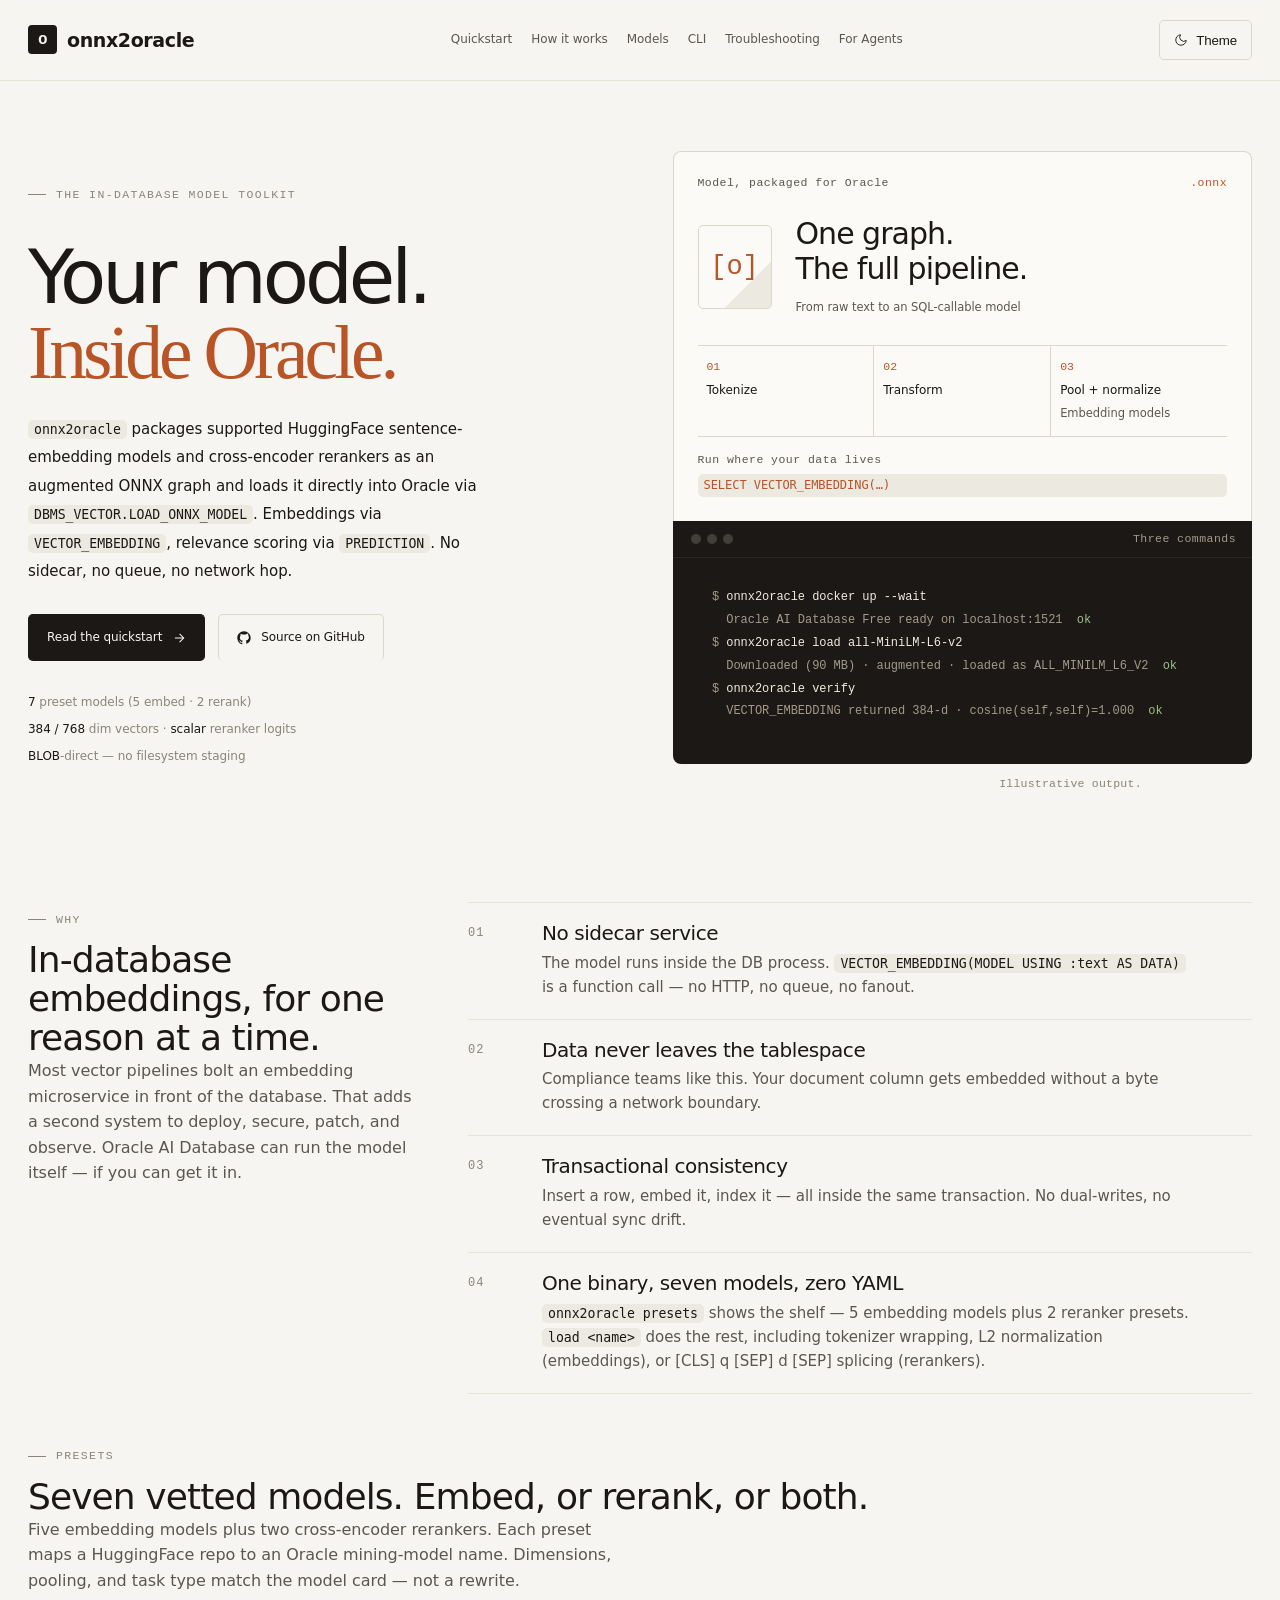
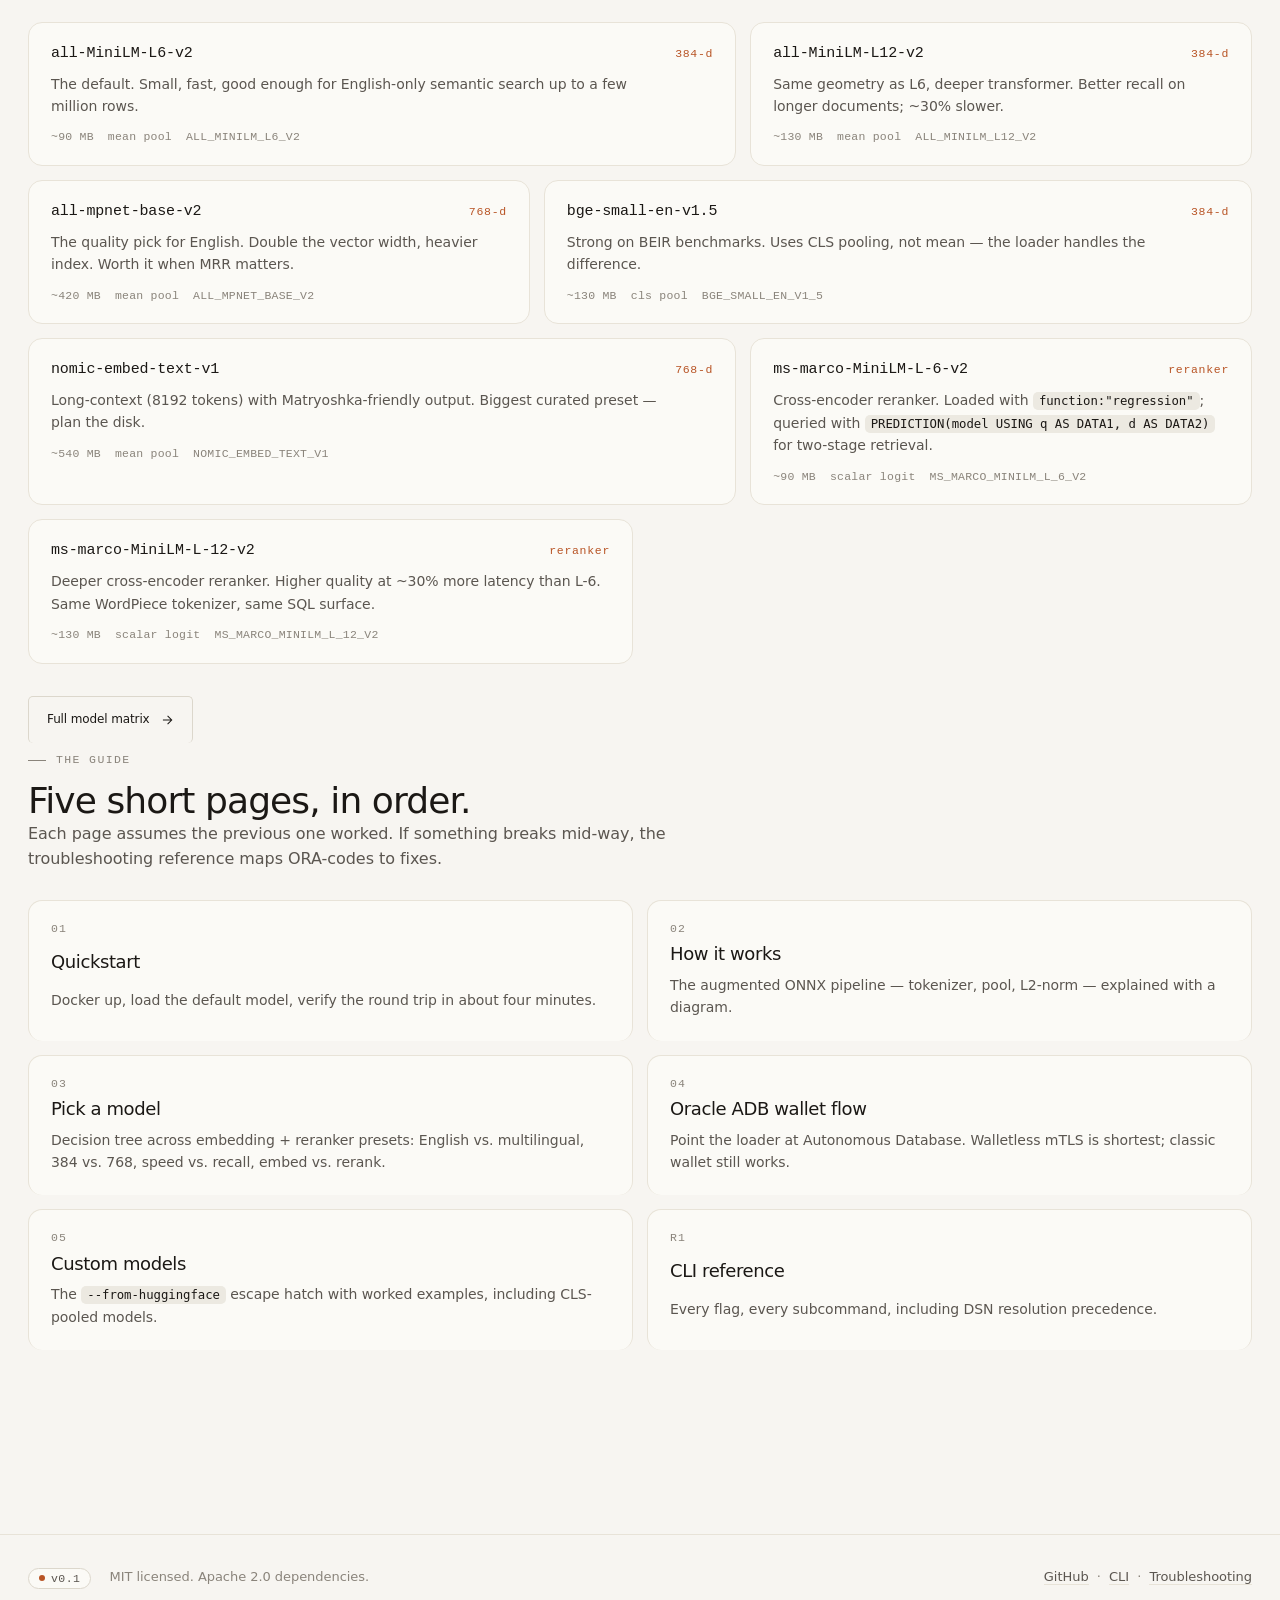
<file: docs/index.html>
<!doctype html>
<html lang="en">
<head>
<meta charset="utf-8">
<meta name="viewport" content="width=device-width, initial-scale=1">
<title>onnx2oracle — embeddings that live inside your database</title>
<meta name="description" content="Load HuggingFace embedding AND cross-encoder reranker models into Oracle AI Database as native ONNX mining models. One command. No external services.">
<link rel="stylesheet" href="assets/style.css">
<link rel="icon" href="data:image/svg+xml,%3Csvg xmlns='http://www.w3.org/2000/svg' viewBox='0 0 32 32'%3E%3Crect width='32' height='32' rx='6' fill='%231b1815'/%3E%3Ctext x='16' y='22' font-family='monospace' font-size='16' font-weight='600' fill='%23f0ebe0' text-anchor='middle'%3Eo%3C/text%3E%3C/svg%3E">
<script src="assets/main.js" defer></script>
</head>
<body>
<a class="docs-skip" href="#main-content">Skip to content</a>

<header class="topbar">
  <div class="shell topbar-inner">
    <a class="brand bare" href="index.html">
      <span class="brand-mark">o</span>
      <span>onnx2oracle</span>
    </a>
    <nav class="nav" aria-label="Primary">
      <a href="guide/01-quickstart.html">Quickstart</a>
      <a href="guide/02-how-it-works.html">How it works</a>
      <a href="guide/03-models.html">Models</a>
      <a href="reference/cli.html">CLI</a>
      <a href="reference/troubleshooting.html">Troubleshooting</a>
      <a href="for-agents.html">For Agents</a>
    </nav>
    <div class="topbar-tools">
      <button class="btn-ghost" data-theme-toggle aria-label="Toggle theme">
        <svg viewBox="0 0 24 24" fill="none" stroke="currentColor" stroke-width="1.6" aria-hidden="true">
          <path d="M21 12.8A9 9 0 1 1 11.2 3a7 7 0 0 0 9.8 9.8Z"/>
        </svg>
        <span>Theme</span>
      </button>
    </div>
  </div>
</header>

<main id="main-content">

<section class="hero shell" aria-labelledby="hero-h">
  <div>
    <div class="eyebrow">THE IN-DATABASE MODEL TOOLKIT</div>
    <h1 id="hero-h">Your model.<br><em>Inside Oracle.</em></h1>
    <p class="lede">
      <code>onnx2oracle</code> packages supported HuggingFace sentence-embedding models and cross-encoder rerankers
      as an augmented ONNX graph and loads it directly into Oracle via <code>DBMS_VECTOR.LOAD_ONNX_MODEL</code>.
      Embeddings via <code>VECTOR_EMBEDDING</code>, relevance scoring via <code>PREDICTION</code>. No sidecar, no queue, no network hop.
    </p>
    <div class="cta-row">
      <a class="btn bare" href="guide/01-quickstart.html">
        Read the quickstart
        <svg viewBox="0 0 24 24" fill="none" stroke="currentColor" stroke-width="1.8"><path d="M5 12h14M13 5l7 7-7 7"/></svg>
      </a>
      <a class="btn secondary bare" href="https://github.com/jasperan/onnx2oracle">
        <svg viewBox="0 0 24 24" fill="currentColor"><path d="M12 .5C5.6.5.5 5.6.5 12c0 5.1 3.3 9.4 7.8 10.9.6.1.8-.2.8-.6v-2.2c-3.2.7-3.8-1.4-3.8-1.4-.5-1.3-1.3-1.7-1.3-1.7-1.1-.7.1-.7.1-.7 1.2.1 1.8 1.2 1.8 1.2 1 1.8 2.7 1.3 3.4 1 .1-.8.4-1.3.8-1.6-2.5-.3-5.2-1.3-5.2-5.7 0-1.3.4-2.3 1.2-3.1-.1-.3-.5-1.5.1-3.1 0 0 1-.3 3.2 1.2a11 11 0 0 1 5.8 0C18 4 19 4.3 19 4.3c.6 1.6.2 2.8.1 3.1.7.8 1.2 1.8 1.2 3.1 0 4.4-2.7 5.4-5.2 5.7.4.3.8 1 .8 2v3c0 .3.2.7.8.6A11.5 11.5 0 0 0 23.5 12C23.5 5.6 18.4.5 12 .5Z"/></svg>
        Source on GitHub
      </a>
    </div>
    <div class="hero-meta">
      <span><strong>7</strong> preset models (5 embed · 2 rerank)</span>
      <span><strong>384 / 768</strong> dim vectors · <strong>scalar</strong> reranker logits</span>
      <span><strong>BLOB</strong>-direct — no filesystem staging</span>
    </div>
  </div>

  <aside aria-label="Three-command demo">
    <div class="model-artifact" aria-label="One ONNX graph contains tokenization, transformer inference, pooling, and normalization">
      <div class="artifact-topline"><span>Model, packaged for Oracle</span><span>.onnx</span></div>
      <div class="artifact-title"><span class="artifact-symbol" aria-hidden="true">[o]</span><div><strong>One graph.<br>The full pipeline.</strong><span>From raw text to an SQL-callable model</span></div></div>
      <ol class="artifact-pipeline"><li><span>01</span>Tokenize</li><li><span>02</span>Transform</li><li><span>03</span>Pool + normalize<small>Embedding models</small></li></ol>
      <div class="artifact-output"><span>Run where your data lives</span><code>SELECT VECTOR_EMBEDDING(…)</code></div>
    </div>
    <div class="terminal" role="img" aria-label="Terminal showing docker up, load, verify commands">
      <span class="terminal-dots"><span></span><span></span><span></span></span>
      <span class="terminal-title">Three commands</span>
      <div class="terminal-body">
        <span class="term-line t1"><span class="term-prompt">$ </span><span class="term-cmd">onnx2oracle docker up --wait</span></span>
        <span class="term-line t2"><span class="term-out">&nbsp;&nbsp;Oracle AI Database Free ready on localhost:1521 &nbsp;</span><span class="term-ok">ok</span></span>
        <span class="term-line t3"><span class="term-prompt">$ </span><span class="term-cmd">onnx2oracle load all-MiniLM-L6-v2</span></span>
        <span class="term-line t4"><span class="term-out">&nbsp;&nbsp;Downloaded (90 MB) · augmented · loaded as ALL_MINILM_L6_V2 &nbsp;</span><span class="term-ok">ok</span></span>
        <span class="term-line t5"><span class="term-prompt">$ </span><span class="term-cmd">onnx2oracle verify</span></span>
        <span class="term-line t6"><span class="term-out">&nbsp;&nbsp;VECTOR_EMBEDDING returned 384-d · cosine(self,self)=1.000 &nbsp;</span><span class="term-ok">ok</span><span class="term-caret"></span></span>
      </div>
    </div>
    <p class="terminal-caption">Illustrative output.</p>
  </aside>
</section>

<section class="shell" aria-labelledby="reasons-h">
  <div class="reasons">
    <div>
      <div class="eyebrow">Why</div>
      <h2 id="reasons-h">In-database embeddings, for one reason at a time.</h2>
      <p>
        Most vector pipelines bolt an embedding microservice in front of the database. That adds a second system
        to deploy, secure, patch, and observe. Oracle AI Database can run the model itself — if you can get it in.
      </p>
    </div>
    <div class="reasons-list" role="list">
      <article class="reason" role="listitem">
        <div class="reason-idx">01</div>
        <div>
          <h3>No sidecar service</h3>
          <p>The model runs inside the DB process. <code>VECTOR_EMBEDDING(MODEL USING :text AS DATA)</code> is a function call — no HTTP, no queue, no fanout.</p>
        </div>
      </article>
      <article class="reason" role="listitem">
        <div class="reason-idx">02</div>
        <div>
          <h3>Data never leaves the tablespace</h3>
          <p>Compliance teams like this. Your document column gets embedded without a byte crossing a network boundary.</p>
        </div>
      </article>
      <article class="reason" role="listitem">
        <div class="reason-idx">03</div>
        <div>
          <h3>Transactional consistency</h3>
          <p>Insert a row, embed it, index it — all inside the same transaction. No dual-writes, no eventual sync drift.</p>
        </div>
      </article>
      <article class="reason" role="listitem">
        <div class="reason-idx">04</div>
        <div>
          <h3>One binary, seven models, zero YAML</h3>
          <p><code>onnx2oracle presets</code> shows the shelf — 5 embedding models plus 2 reranker presets. <code>load &lt;name&gt;</code> does the rest, including tokenizer wrapping, L2 normalization (embeddings), or [CLS] q [SEP] d [SEP] splicing (rerankers).</p>
        </div>
      </article>
    </div>
  </div>
</section>

<section class="shell" aria-labelledby="presets-h">
  <div class="eyebrow">Presets</div>
  <h2 id="presets-h">Seven vetted models. Embed, or rerank, or both.</h2>
  <p style="max-width:60ch;margin-bottom:28px;">Five embedding models plus two cross-encoder rerankers. Each preset maps a HuggingFace repo to an Oracle mining-model name. Dimensions, pooling, and task type match the model card — not a rewrite.</p>

  <div class="preset-grid">
    <article class="preset">
      <div class="preset-head"><span class="preset-name">all-MiniLM-L6-v2</span><span class="preset-dim">384-d</span></div>
      <p class="preset-desc">The default. Small, fast, good enough for English-only semantic search up to a few million rows.</p>
      <div class="preset-meta"><span>~90 MB</span><span>mean pool</span><span>ALL_MINILM_L6_V2</span></div>
    </article>
    <article class="preset">
      <div class="preset-head"><span class="preset-name">all-MiniLM-L12-v2</span><span class="preset-dim">384-d</span></div>
      <p class="preset-desc">Same geometry as L6, deeper transformer. Better recall on longer documents; ~30% slower.</p>
      <div class="preset-meta"><span>~130 MB</span><span>mean pool</span><span>ALL_MINILM_L12_V2</span></div>
    </article>
    <article class="preset">
      <div class="preset-head"><span class="preset-name">all-mpnet-base-v2</span><span class="preset-dim">768-d</span></div>
      <p class="preset-desc">The quality pick for English. Double the vector width, heavier index. Worth it when MRR matters.</p>
      <div class="preset-meta"><span>~420 MB</span><span>mean pool</span><span>ALL_MPNET_BASE_V2</span></div>
    </article>
    <article class="preset">
      <div class="preset-head"><span class="preset-name">bge-small-en-v1.5</span><span class="preset-dim">384-d</span></div>
      <p class="preset-desc">Strong on BEIR benchmarks. Uses CLS pooling, not mean — the loader handles the difference.</p>
      <div class="preset-meta"><span>~130 MB</span><span>cls pool</span><span>BGE_SMALL_EN_V1_5</span></div>
    </article>
    <article class="preset">
      <div class="preset-head"><span class="preset-name">nomic-embed-text-v1</span><span class="preset-dim">768-d</span></div>
      <p class="preset-desc">Long-context (8192 tokens) with Matryoshka-friendly output. Biggest curated preset — plan the disk.</p>
      <div class="preset-meta"><span>~540 MB</span><span>mean pool</span><span>NOMIC_EMBED_TEXT_V1</span></div>
    </article>
    <article class="preset">
      <div class="preset-head"><span class="preset-name">ms-marco-MiniLM-L-6-v2</span><span class="preset-dim">reranker</span></div>
      <p class="preset-desc">Cross-encoder reranker. Loaded with <code>function:"regression"</code>; queried with <code>PREDICTION(model USING q AS DATA1, d AS DATA2)</code> for two-stage retrieval.</p>
      <div class="preset-meta"><span>~90 MB</span><span>scalar logit</span><span>MS_MARCO_MINILM_L_6_V2</span></div>
    </article>
    <article class="preset">
      <div class="preset-head"><span class="preset-name">ms-marco-MiniLM-L-12-v2</span><span class="preset-dim">reranker</span></div>
      <p class="preset-desc">Deeper cross-encoder reranker. Higher quality at ~30% more latency than L-6. Same WordPiece tokenizer, same SQL surface.</p>
      <div class="preset-meta"><span>~130 MB</span><span>scalar logit</span><span>MS_MARCO_MINILM_L_12_V2</span></div>
    </article>
  </div>

  <div style="margin-top:32px;">
    <a class="btn secondary bare" href="reference/model-matrix.html">
      Full model matrix
      <svg viewBox="0 0 24 24" fill="none" stroke="currentColor" stroke-width="1.8"><path d="M5 12h14M13 5l7 7-7 7"/></svg>
    </a>
  </div>
</section>

<section class="shell" aria-labelledby="guide-h">
  <div class="eyebrow">The guide</div>
  <h2 id="guide-h">Five short pages, in order.</h2>
  <p style="margin-bottom:28px;">Each page assumes the previous one worked. If something breaks mid-way, the troubleshooting reference maps ORA-codes to fixes.</p>
  <div class="guide-cards">
    <a class="guide-card bare" href="guide/01-quickstart.html">
      <span class="num">01</span>
      <h3>Quickstart</h3>
      <p>Docker up, load the default model, verify the round trip in about four minutes.</p>
    </a>
    <a class="guide-card bare" href="guide/02-how-it-works.html">
      <span class="num">02</span>
      <h3>How it works</h3>
      <p>The augmented ONNX pipeline — tokenizer, pool, L2-norm — explained with a diagram.</p>
    </a>
    <a class="guide-card bare" href="guide/03-models.html">
      <span class="num">03</span>
      <h3>Pick a model</h3>
      <p>Decision tree across embedding + reranker presets: English vs. multilingual, 384 vs. 768, speed vs. recall, embed vs. rerank.</p>
    </a>
    <a class="guide-card bare" href="guide/04-connect-to-cloud.html">
      <span class="num">04</span>
      <h3>Oracle ADB wallet flow</h3>
      <p>Point the loader at Autonomous Database. Walletless mTLS is shortest; classic wallet still works.</p>
    </a>
    <a class="guide-card bare" href="guide/05-custom-models.html">
      <span class="num">05</span>
      <h3>Custom models</h3>
      <p>The <code>--from-huggingface</code> escape hatch with worked examples, including CLS-pooled models.</p>
    </a>
    <a class="guide-card bare" href="reference/cli.html">
      <span class="num">R1</span>
      <h3>CLI reference</h3>
      <p>Every flag, every subcommand, including DSN resolution precedence.</p>
    </a>
  </div>
</section>

</main>

<footer class="foot">
  <div class="shell foot-row">
    <div>
      <span class="chip"><span class="chip-dot"></span>v0.1</span>
      <span style="margin-left:14px;">MIT licensed. Apache 2.0 dependencies.</span>
    </div>
    <div>
      <a href="https://github.com/jasperan/onnx2oracle">GitHub</a>
      &nbsp;·&nbsp;
      <a href="reference/cli.html">CLI</a>
      &nbsp;·&nbsp;
      <a href="reference/troubleshooting.html">Troubleshooting</a>
    </div>
  </div>
</footer>

</body>
</html>
</file>
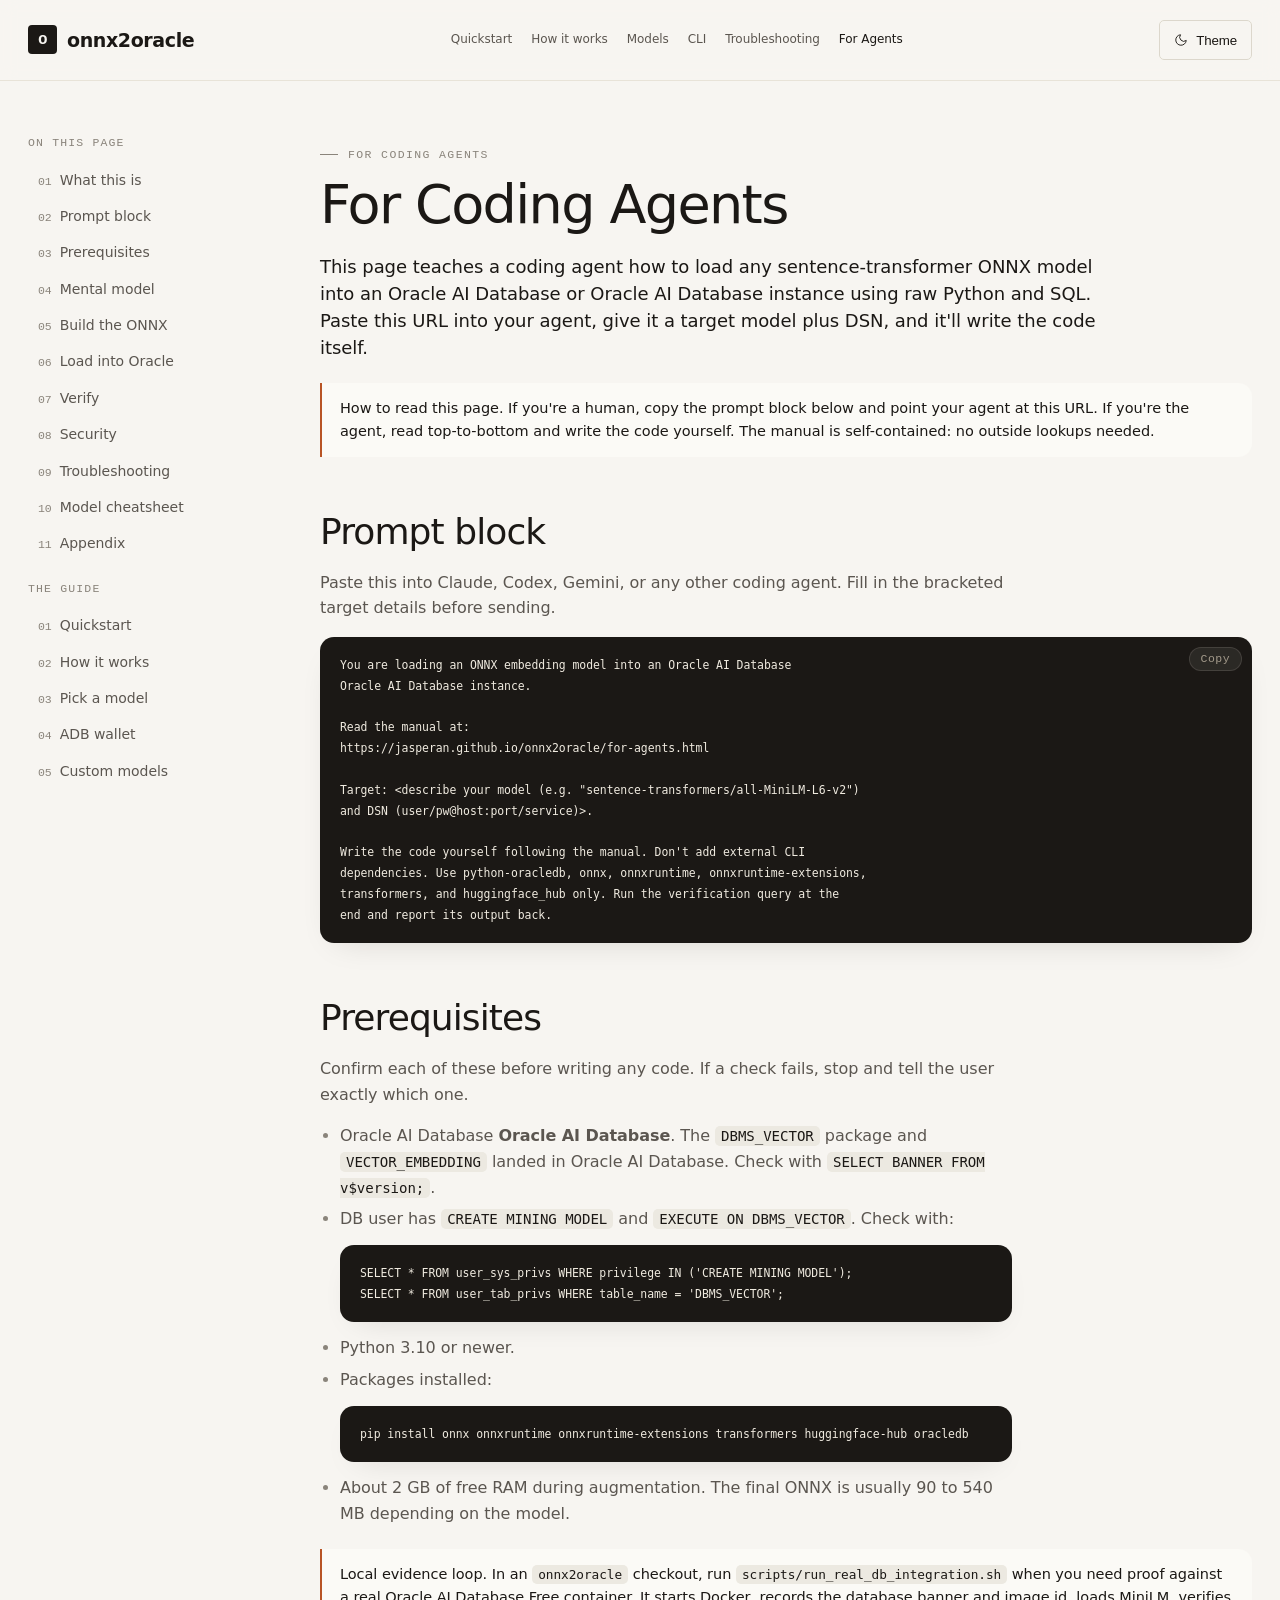
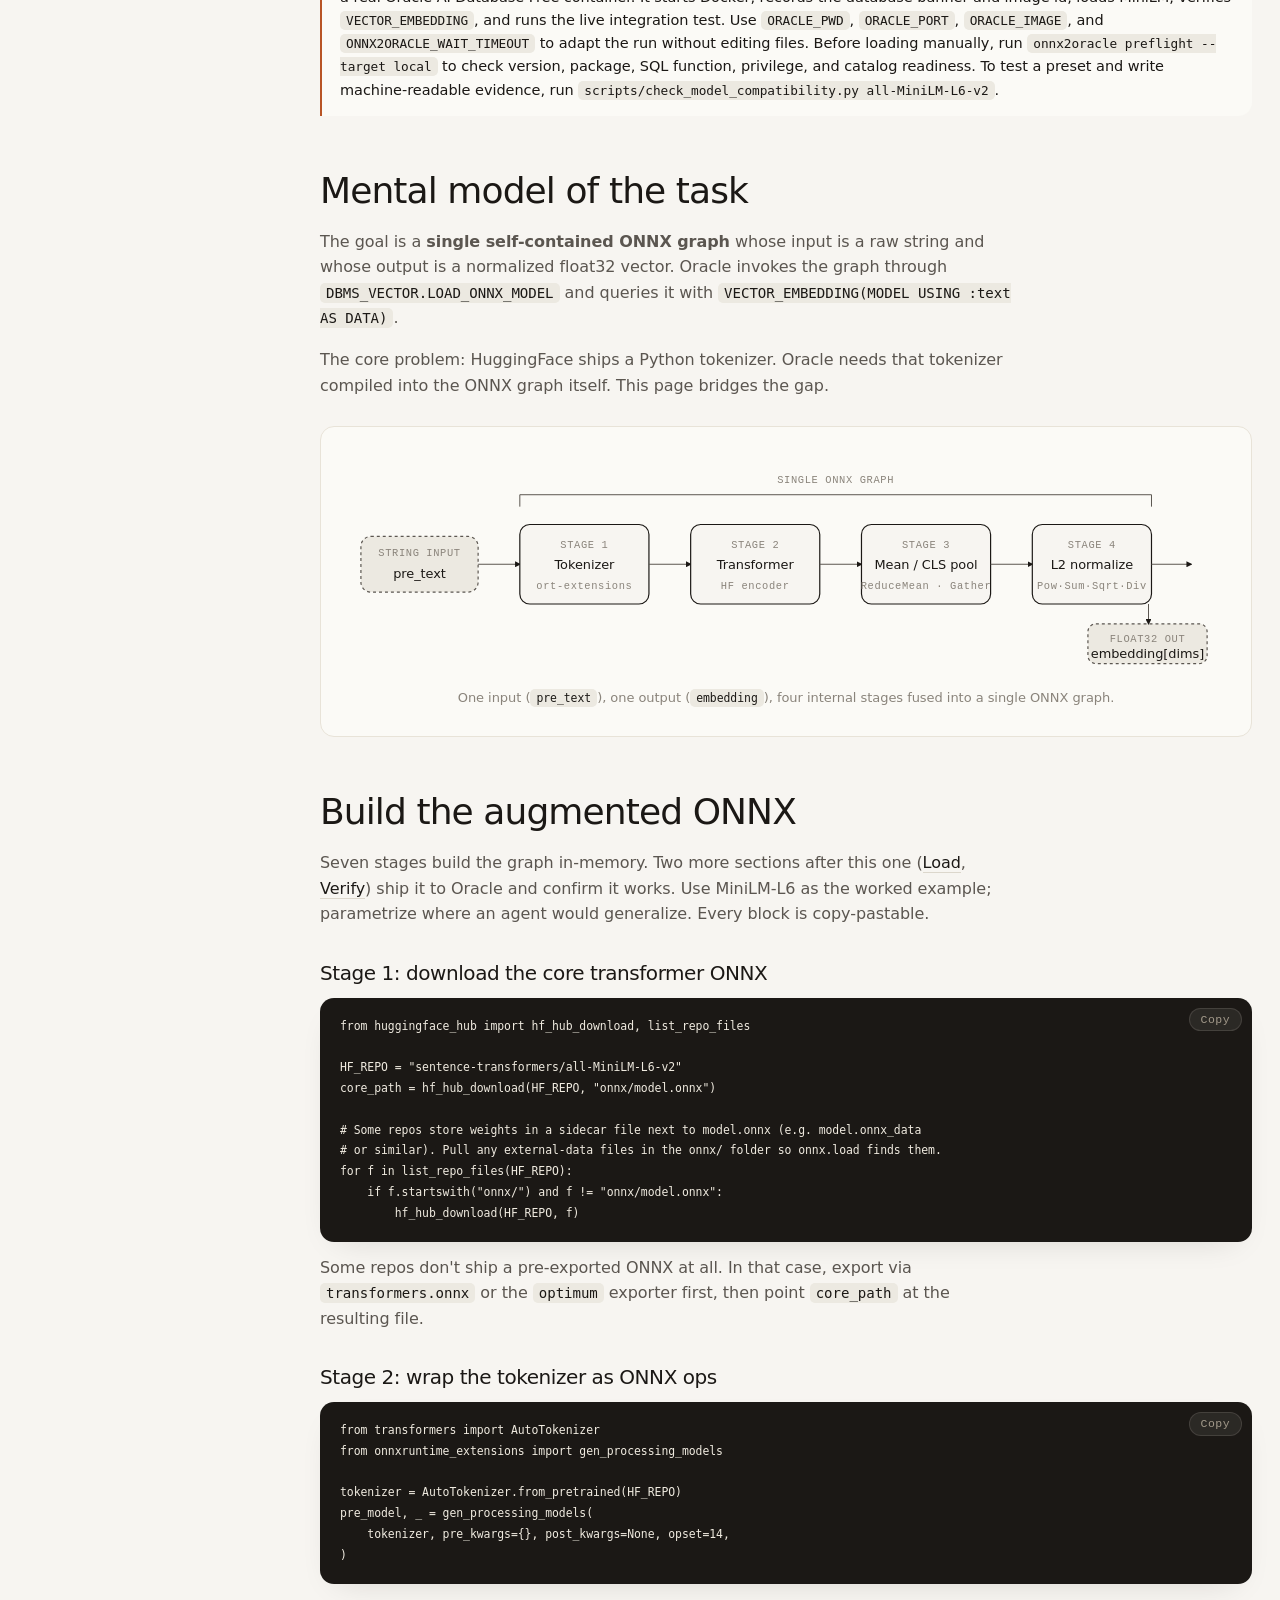
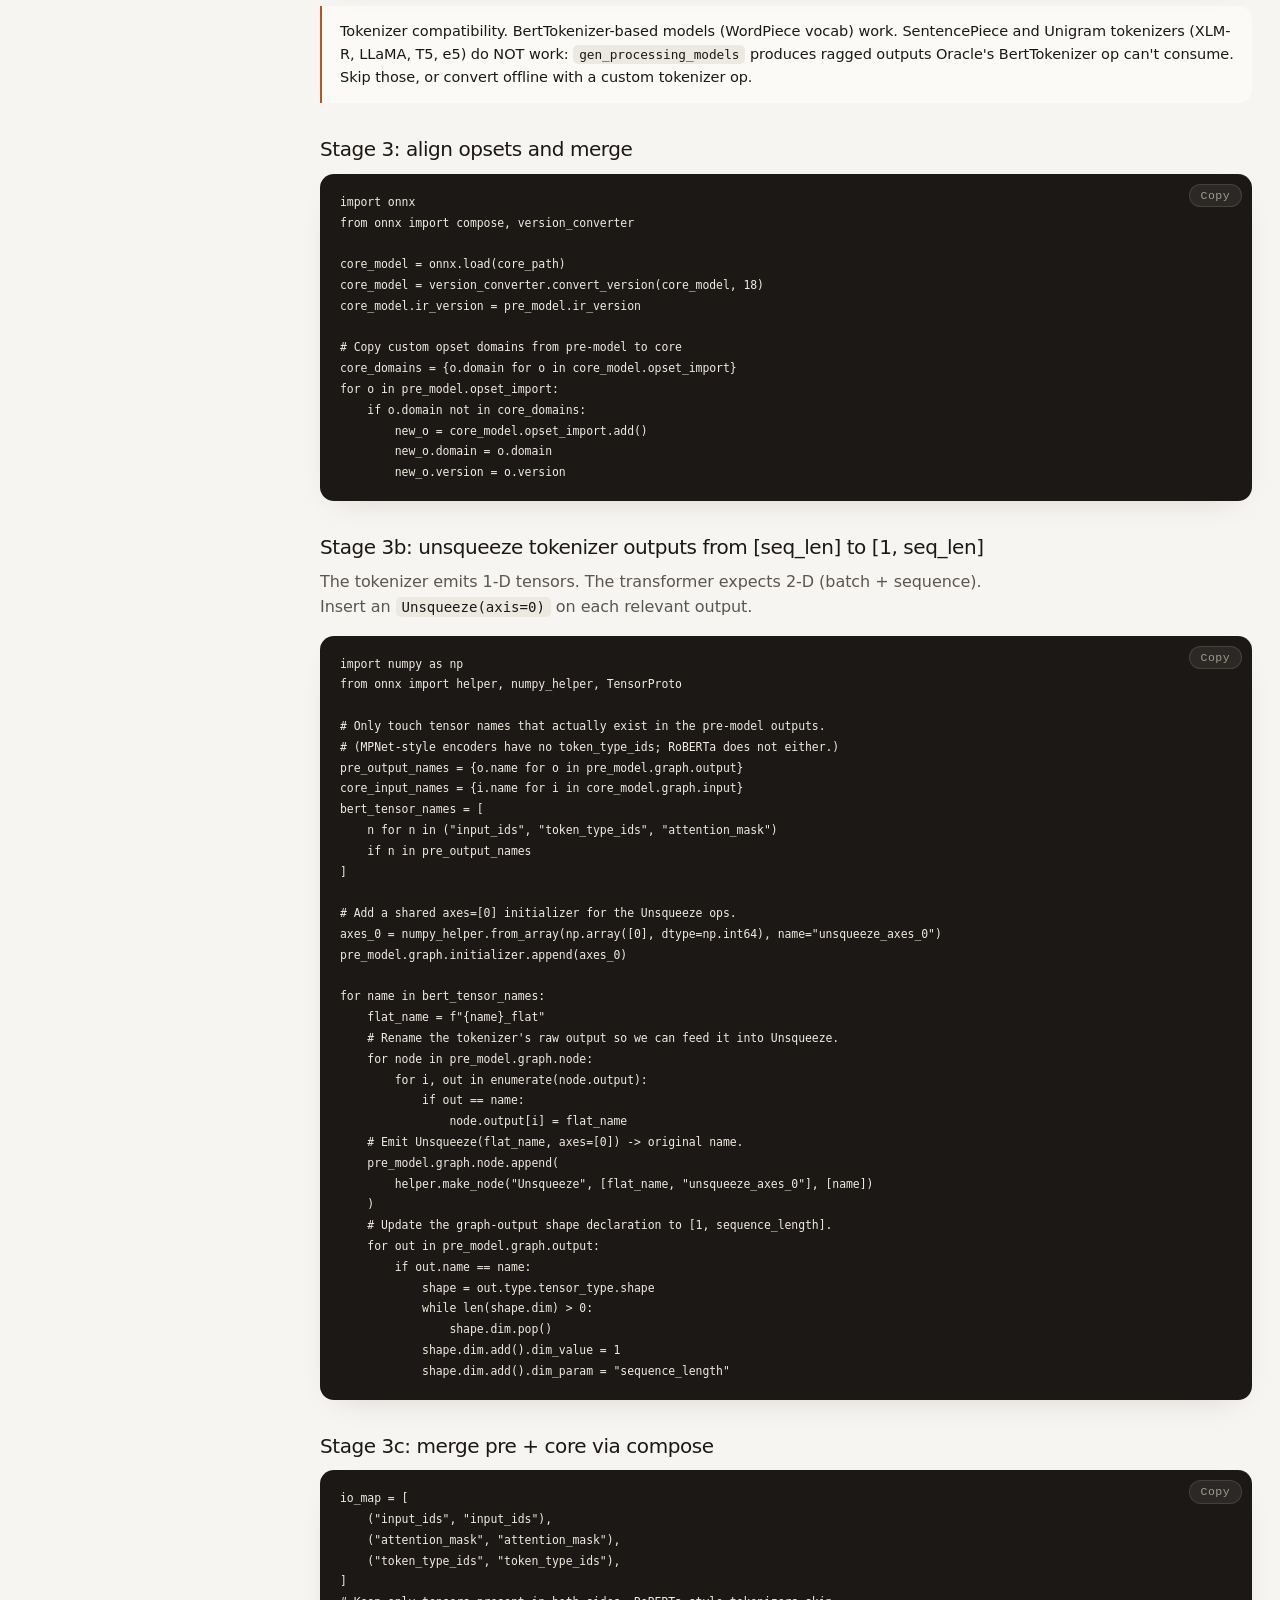
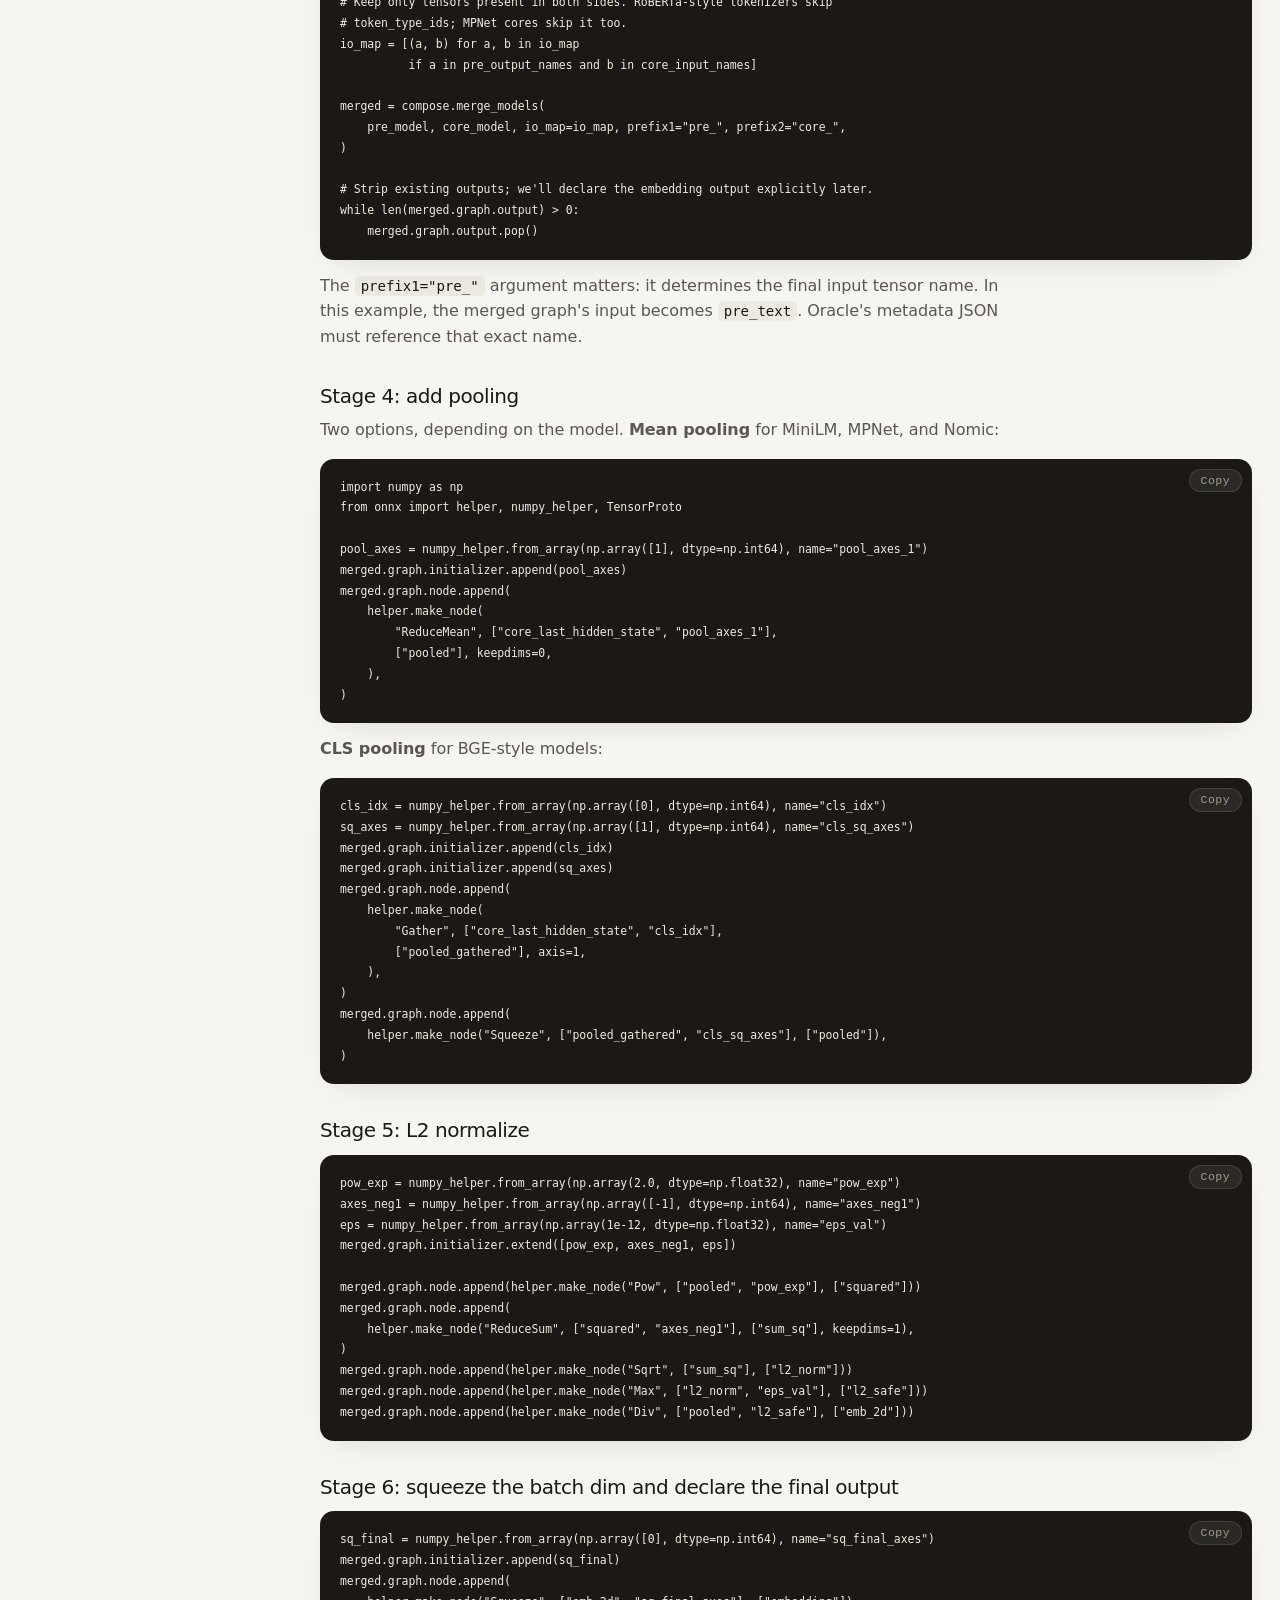
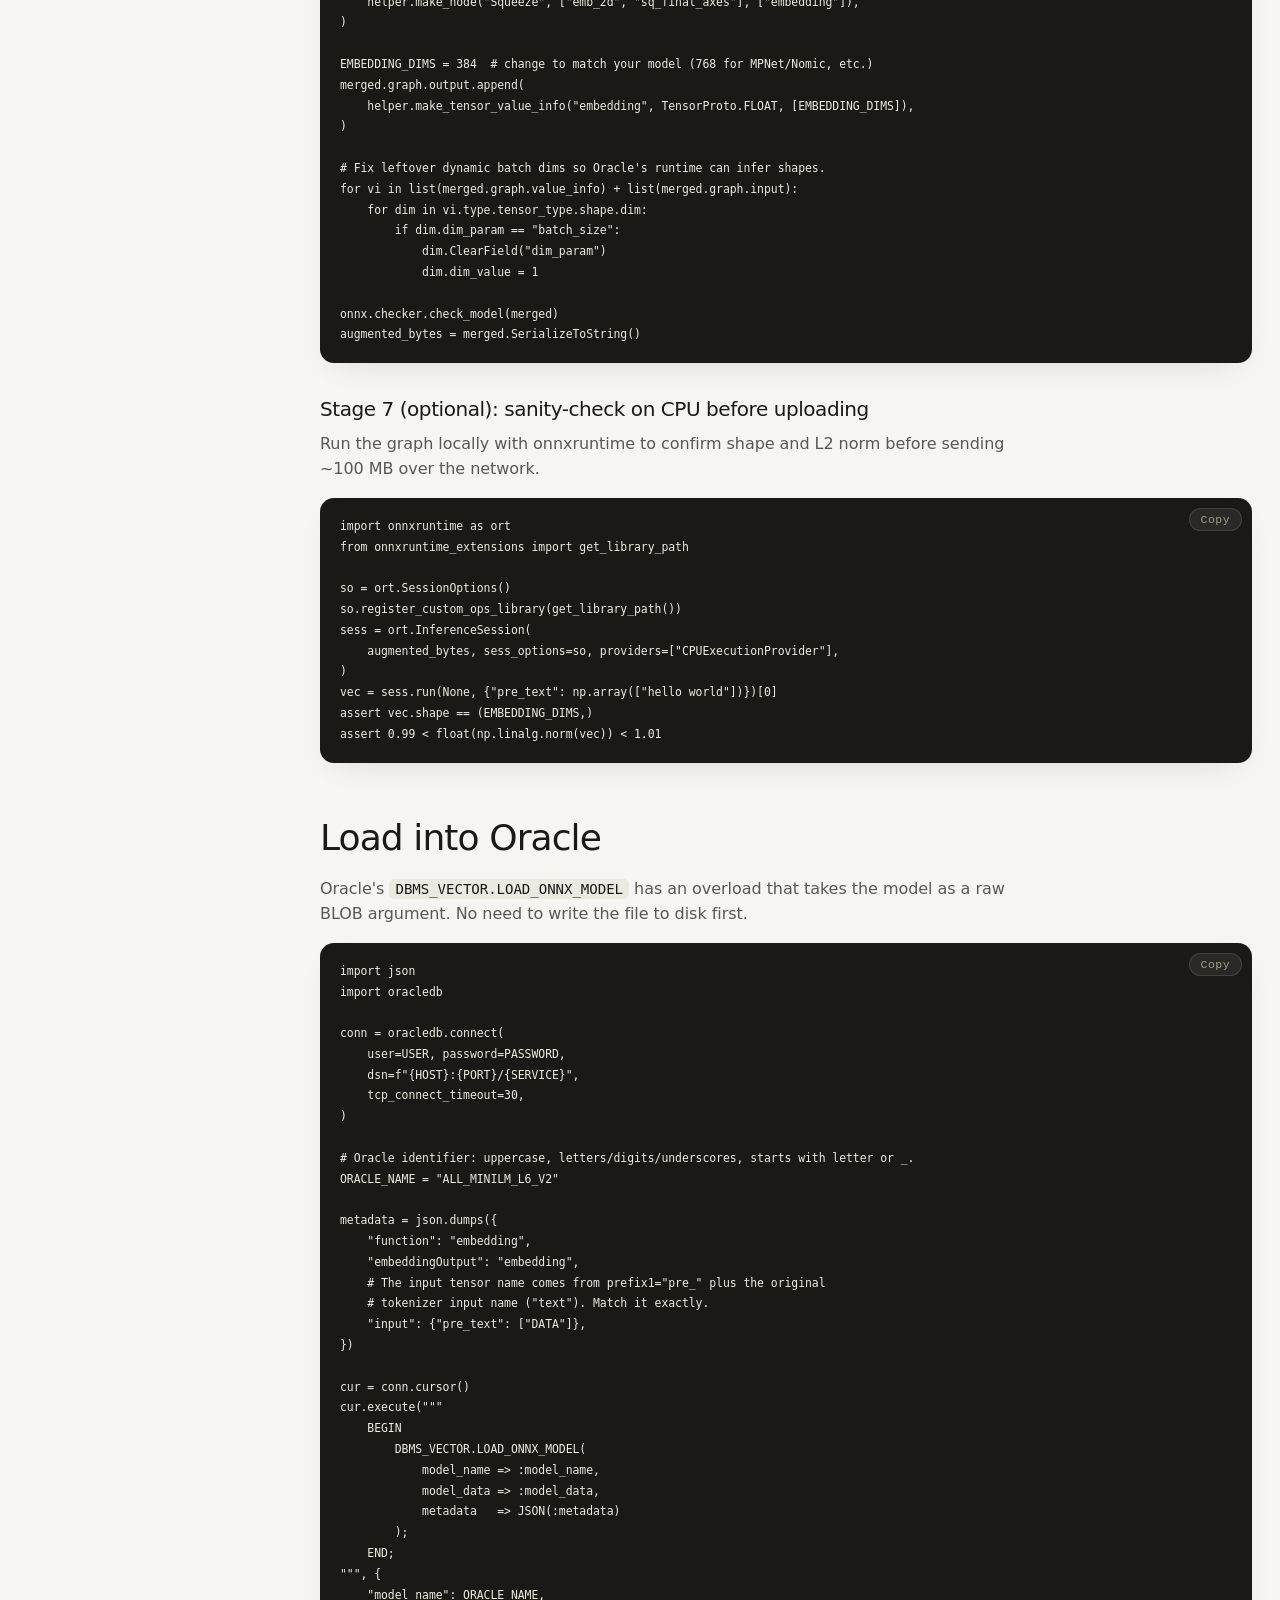
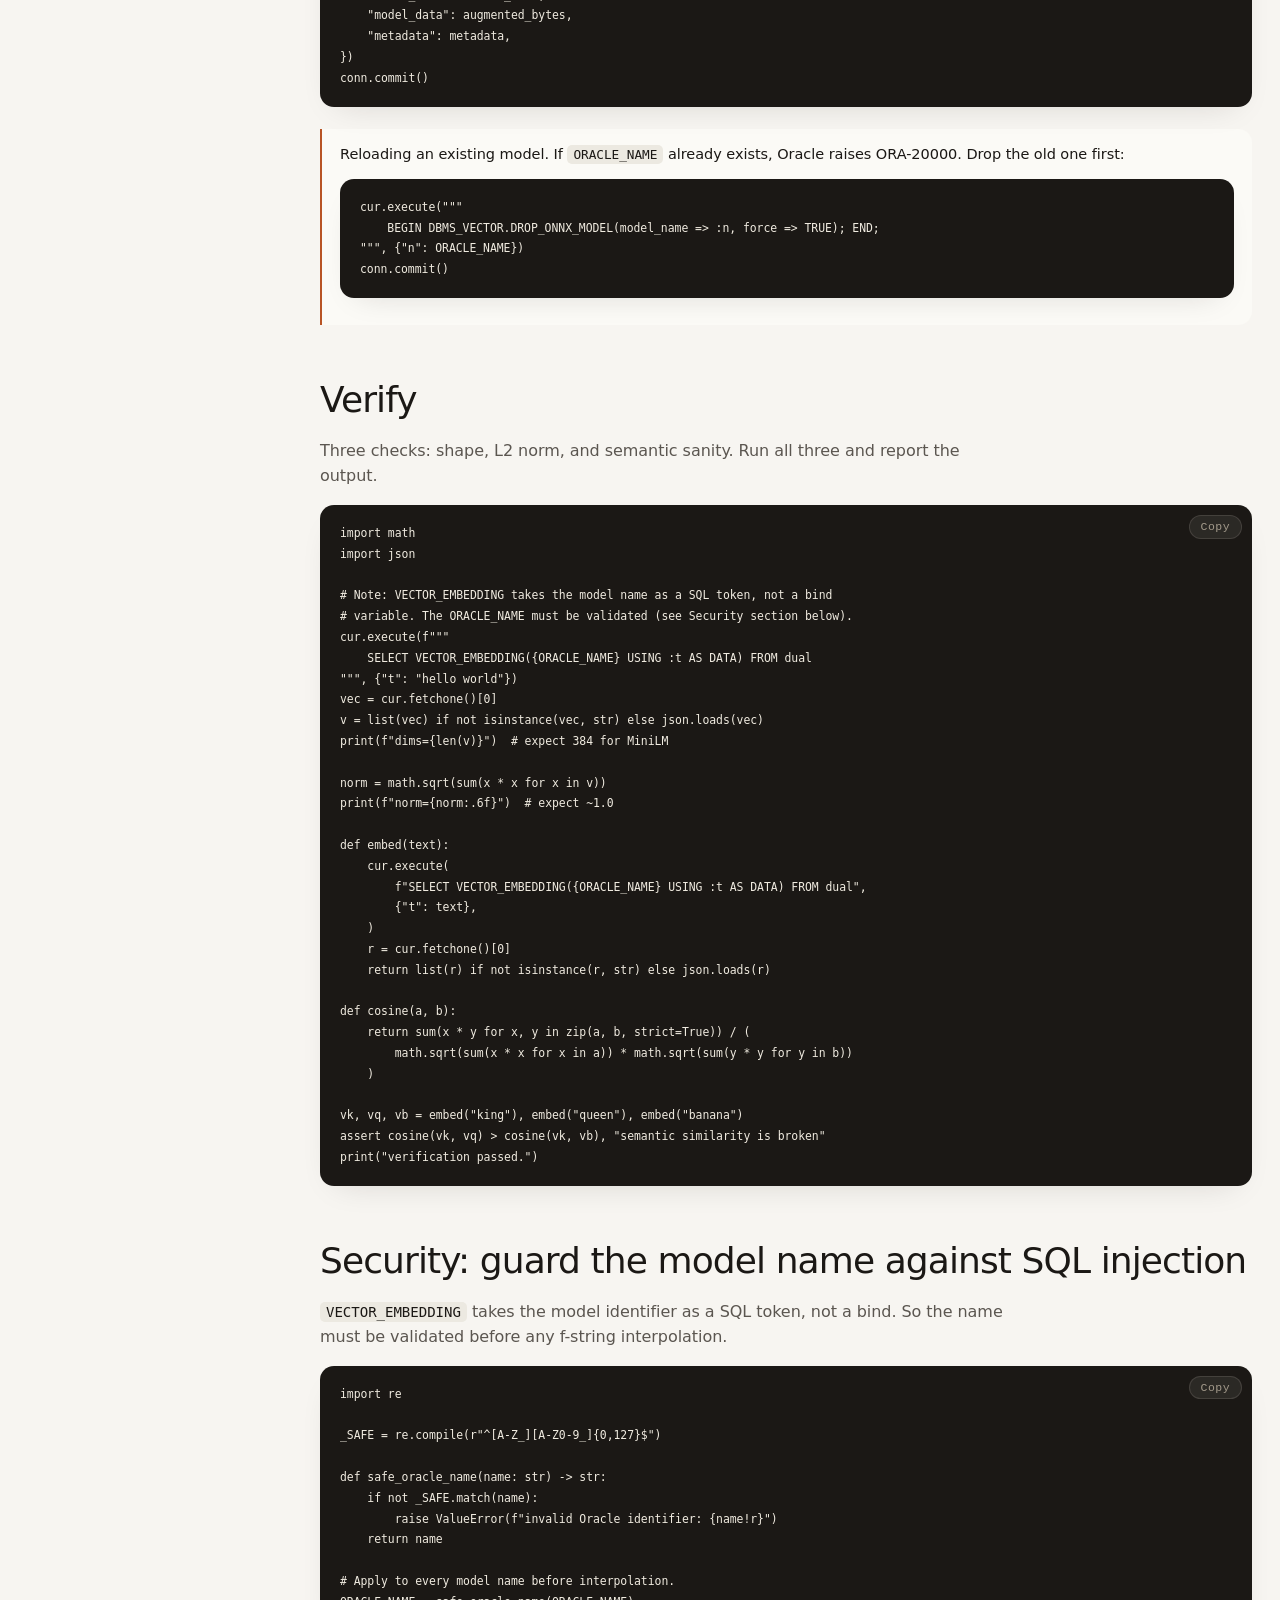
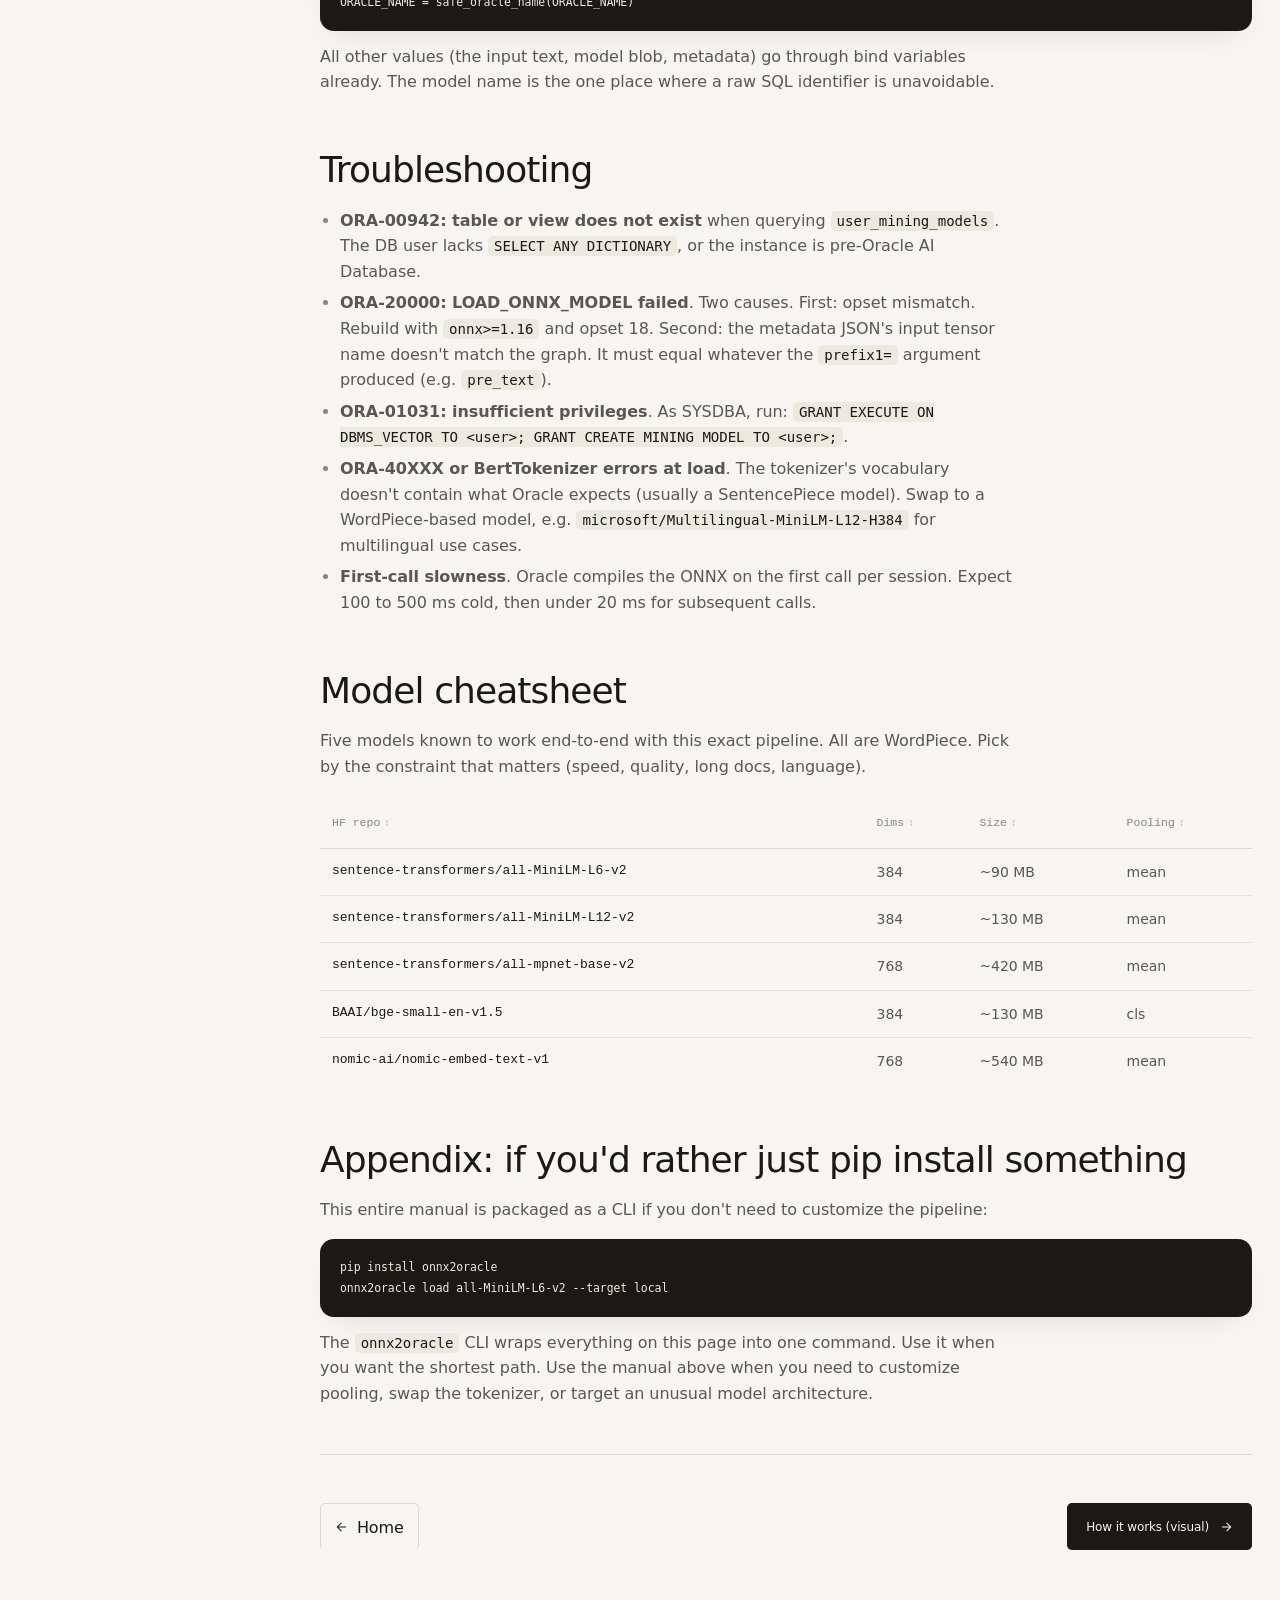
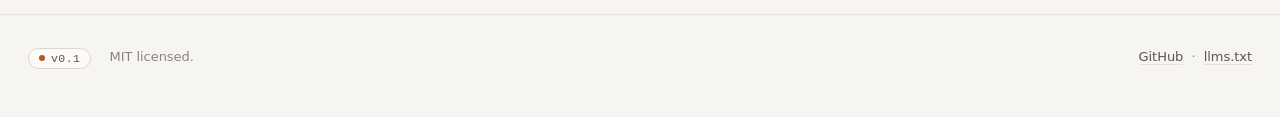
<file: docs/for-agents.html>
<!doctype html>
<html lang="en">
<head>
<meta charset="utf-8">
<meta name="viewport" content="width=device-width, initial-scale=1">
<title>For Coding Agents · onnx2oracle</title>
<meta name="description" content="Library-agnostic manual teaching coding agents how to load any ONNX embedding model into Oracle AI Database using raw Python and SQL.">
<link rel="stylesheet" href="assets/style.css">
<link rel="icon" href="data:image/svg+xml,%3Csvg xmlns='http://www.w3.org/2000/svg' viewBox='0 0 32 32'%3E%3Crect width='32' height='32' rx='6' fill='%231b1815'/%3E%3Ctext x='16' y='22' font-family='monospace' font-size='16' font-weight='600' fill='%23f0ebe0' text-anchor='middle'%3Eo%3C/text%3E%3C/svg%3E">
<script src="assets/main.js" defer></script>
<style>
  /* Copy button tucked into <pre> blocks. No new design language, just positioning. */
  .copy-wrap { position: relative; }
  .copy-wrap pre { padding-right: 92px; }
  .copy-btn {
    position: absolute;
    top: 10px;
    right: 10px;
    appearance: none;
    background: rgba(240, 235, 224, 0.08);
    color: var(--code-dim);
    border: 1px solid rgba(240, 235, 224, 0.12);
    border-radius: 999px;
    padding: 5px 11px;
    font: 500 11.5px/1 ui-monospace, monospace;
    letter-spacing: 0.04em;
    cursor: pointer;
    transition: color var(--dur-fast) var(--ease), border-color var(--dur-fast) var(--ease);
  }
  .copy-btn:hover { color: var(--code-ink); border-color: rgba(240, 235, 224, 0.3); }
  .copy-btn[data-copied="1"] { color: #9fbf8a; border-color: rgba(159, 191, 138, 0.4); }
</style>
</head>
<body>

<header class="topbar">
  <div class="shell topbar-inner">
    <a class="brand bare" href="index.html">
      <span class="brand-mark">o</span>
      <span>onnx2oracle</span>
    </a>
    <nav class="nav" aria-label="Primary">
      <a href="guide/01-quickstart.html">Quickstart</a>
      <a href="guide/02-how-it-works.html">How it works</a>
      <a href="guide/03-models.html">Models</a>
      <a href="reference/cli.html">CLI</a>
      <a href="reference/troubleshooting.html">Troubleshooting</a>
      <a href="for-agents.html" aria-current="page">For Agents</a>
    </nav>
    <div class="topbar-tools">
      <button class="btn-ghost" data-theme-toggle aria-label="Toggle theme">
        <svg viewBox="0 0 24 24" fill="none" stroke="currentColor" stroke-width="1.6" aria-hidden="true">
          <path d="M21 12.8A9 9 0 1 1 11.2 3a7 7 0 0 0 9.8 9.8Z"/>
        </svg>
        <span>Theme</span>
      </button>
    </div>
  </div>
</header>

<main class="shell doc-layout">

  <aside class="doc-side" aria-label="Page navigation">
    <h4>On this page</h4>
    <ol>
      <li><a href="#hero"><span class="n">01</span>What this is</a></li>
      <li><a href="#prompt"><span class="n">02</span>Prompt block</a></li>
      <li><a href="#prereqs"><span class="n">03</span>Prerequisites</a></li>
      <li><a href="#model"><span class="n">04</span>Mental model</a></li>
      <li><a href="#build"><span class="n">05</span>Build the ONNX</a></li>
      <li><a href="#load"><span class="n">06</span>Load into Oracle</a></li>
      <li><a href="#verify"><span class="n">07</span>Verify</a></li>
      <li><a href="#security"><span class="n">08</span>Security</a></li>
      <li><a href="#troubleshooting"><span class="n">09</span>Troubleshooting</a></li>
      <li><a href="#presets"><span class="n">10</span>Model cheatsheet</a></li>
      <li><a href="#appendix"><span class="n">11</span>Appendix</a></li>
    </ol>
    <h4 style="margin-top:22px;">The guide</h4>
    <ol>
      <li><a href="guide/01-quickstart.html"><span class="n">01</span>Quickstart</a></li>
      <li><a href="guide/02-how-it-works.html"><span class="n">02</span>How it works</a></li>
      <li><a href="guide/03-models.html"><span class="n">03</span>Pick a model</a></li>
      <li><a href="guide/04-connect-to-cloud.html"><span class="n">04</span>ADB wallet</a></li>
      <li><a href="guide/05-custom-models.html"><span class="n">05</span>Custom models</a></li>
    </ol>
  </aside>

  <article class="doc-body">
    <div class="eyebrow">For coding agents</div>
    <h1 id="hero">For Coding Agents</h1>
    <p class="lede">
      This page teaches a coding agent how to load any sentence-transformer ONNX model into an
      Oracle AI Database or Oracle AI Database instance using raw Python and SQL. Paste this URL into your
      agent, give it a target model plus DSN, and it'll write the code itself.
    </p>

    <div class="callout">
      <strong>How to read this page.</strong> If you're a human, copy the prompt block below and point your
      agent at this URL. If you're the agent, read top-to-bottom and write the code yourself. The manual is
      self-contained: no outside lookups needed.
    </div>

    <h2 id="prompt">Prompt block</h2>
    <p>Paste this into Claude, Codex, Gemini, or any other coding agent. Fill in the bracketed
      target details before sending.</p>

    <div class="copy-wrap">
      <button class="copy-btn" type="button" data-copy>Copy</button>
<pre><code>You are loading an ONNX embedding model into an Oracle AI Database
Oracle AI Database instance.

Read the manual at:
https://jasperan.github.io/onnx2oracle/for-agents.html

Target: &lt;describe your model (e.g. "sentence-transformers/all-MiniLM-L6-v2")
and DSN (user/pw@host:port/service)&gt;.

Write the code yourself following the manual. Don't add external CLI
dependencies. Use python-oracledb, onnx, onnxruntime, onnxruntime-extensions,
transformers, and huggingface_hub only. Run the verification query at the
end and report its output back.</code></pre>
    </div>

    <h2 id="prereqs">Prerequisites</h2>
    <p>Confirm each of these before writing any code. If a check fails, stop and tell the user
      exactly which one.</p>
    <ul>
      <li>Oracle AI Database <strong>Oracle AI Database</strong>. The <code>DBMS_VECTOR</code> package and
        <code>VECTOR_EMBEDDING</code> landed in Oracle AI Database. Check with
        <code>SELECT BANNER FROM v$version;</code>.</li>
      <li>DB user has <code>CREATE MINING MODEL</code> and <code>EXECUTE ON DBMS_VECTOR</code>.
        Check with:
<pre><code>SELECT * FROM user_sys_privs WHERE privilege IN ('CREATE MINING MODEL');
SELECT * FROM user_tab_privs WHERE table_name = 'DBMS_VECTOR';</code></pre></li>
      <li>Python 3.10 or newer.</li>
      <li>Packages installed:
<pre><code>pip install onnx onnxruntime onnxruntime-extensions transformers huggingface-hub oracledb</code></pre></li>
      <li>About 2 GB of free RAM during augmentation. The final ONNX is usually 90 to 540 MB
        depending on the model.</li>
    </ul>

    <div class="callout">
      <strong>Local evidence loop.</strong> In an <code>onnx2oracle</code> checkout, run
      <code>scripts/run_real_db_integration.sh</code> when you need proof against a real Oracle AI Database
      Free container. It starts Docker, records the database banner and image id, loads MiniLM,
      verifies <code>VECTOR_EMBEDDING</code>, and runs the live integration test. Use
      <code>ORACLE_PWD</code>, <code>ORACLE_PORT</code>, <code>ORACLE_IMAGE</code>, and
      <code>ONNX2ORACLE_WAIT_TIMEOUT</code> to adapt the run without editing files.
      Before loading manually, run <code>onnx2oracle preflight --target local</code> to check version,
      package, SQL function, privilege, and catalog readiness.
      To test a preset and write machine-readable evidence, run
      <code>scripts/check_model_compatibility.py all-MiniLM-L6-v2</code>.
    </div>

    <h2 id="model">Mental model of the task</h2>
    <p>The goal is a <strong>single self-contained ONNX graph</strong> whose input is a raw string
      and whose output is a normalized float32 vector. Oracle invokes the graph through
      <code>DBMS_VECTOR.LOAD_ONNX_MODEL</code> and queries it with
      <code>VECTOR_EMBEDDING(MODEL USING :text AS DATA)</code>.</p>

    <p>The core problem: HuggingFace ships a Python tokenizer. Oracle needs that tokenizer
      compiled into the ONNX graph itself. This page bridges the gap.</p>

    <div class="diagram" aria-label="Pipeline diagram: string input flows through tokenizer, transformer, pooling, L2 normalization, to a dim-length vector">
      <svg viewBox="0 0 880 220" xmlns="http://www.w3.org/2000/svg" role="img" aria-hidden="true">
        <defs>
          <marker id="ar" viewBox="0 0 10 10" refX="8" refY="5" markerWidth="6" markerHeight="6" orient="auto">
            <path d="M0 0 L10 5 L0 10 z" fill="currentColor"/>
          </marker>
          <style>
            .box { fill: var(--bg); stroke: var(--ink); stroke-width: 1.2; }
            .accent { fill: var(--accent); }
            .io { fill: var(--bg-sunk); stroke: var(--ink-muted); stroke-width: 1.2; stroke-dasharray: 3 3; }
            .lbl { fill: var(--ink); font: 520 13px/1 ui-sans-serif, system-ui, sans-serif; }
            .lbl-sm { fill: var(--ink-faint); font: 500 10.5px/1 ui-monospace, monospace; letter-spacing: 0.06em; }
            .axis { stroke: var(--ink-muted); stroke-width: 1; }
          </style>
        </defs>

        <g color="currentColor">
          <rect class="io" x="12" y="82" width="118" height="56" rx="10"/>
          <text class="lbl-sm" x="71" y="102" text-anchor="middle">STRING INPUT</text>
          <text class="lbl" x="71" y="124" text-anchor="middle">pre_text</text>

          <line class="axis" x1="130" y1="110" x2="172" y2="110" marker-end="url(#ar)"/>

          <rect class="box" x="172" y="70" width="130" height="80" rx="10"/>
          <text class="lbl-sm" x="237" y="94" text-anchor="middle">STAGE 1</text>
          <text class="lbl" x="237" y="115" text-anchor="middle">Tokenizer</text>
          <text class="lbl-sm" x="237" y="135" text-anchor="middle">ort-extensions</text>

          <line class="axis" x1="302" y1="110" x2="344" y2="110" marker-end="url(#ar)"/>

          <rect class="box" x="344" y="70" width="130" height="80" rx="10"/>
          <text class="lbl-sm" x="409" y="94" text-anchor="middle">STAGE 2</text>
          <text class="lbl" x="409" y="115" text-anchor="middle">Transformer</text>
          <text class="lbl-sm" x="409" y="135" text-anchor="middle">HF encoder</text>

          <line class="axis" x1="474" y1="110" x2="516" y2="110" marker-end="url(#ar)"/>

          <rect class="box" x="516" y="70" width="130" height="80" rx="10"/>
          <text class="lbl-sm" x="581" y="94" text-anchor="middle">STAGE 3</text>
          <text class="lbl" x="581" y="115" text-anchor="middle">Mean / CLS pool</text>
          <text class="lbl-sm" x="581" y="135" text-anchor="middle">ReduceMean · Gather</text>

          <line class="axis" x1="646" y1="110" x2="688" y2="110" marker-end="url(#ar)"/>

          <rect class="box" x="688" y="70" width="120" height="80" rx="10"/>
          <text class="lbl-sm" x="748" y="94" text-anchor="middle">STAGE 4</text>
          <text class="lbl" x="748" y="115" text-anchor="middle">L2 normalize</text>
          <text class="lbl-sm" x="748" y="135" text-anchor="middle">Pow·Sum·Sqrt·Div</text>

          <line class="axis" x1="808" y1="110" x2="848" y2="110" marker-end="url(#ar)"/>

          <rect class="io" x="744" y="170" width="120" height="40" rx="8"/>
          <text class="lbl-sm" x="804" y="188" text-anchor="middle">FLOAT32 OUT</text>
          <text class="lbl" x="804" y="204" text-anchor="middle">embedding[dims]</text>
          <line class="axis" x1="805" y1="150" x2="805" y2="170" marker-end="url(#ar)"/>

          <line class="axis" x1="172" y1="40" x2="808" y2="40"/>
          <line class="axis" x1="172" y1="40" x2="172" y2="52"/>
          <line class="axis" x1="808" y1="40" x2="808" y2="52"/>
          <text class="lbl-sm accent" x="490" y="28" text-anchor="middle" fill="currentColor">SINGLE ONNX GRAPH</text>
        </g>
      </svg>
      <div class="diagram-caption">One input (<code>pre_text</code>), one output (<code>embedding</code>), four internal stages fused into a single ONNX graph.</div>
    </div>

    <h2 id="build">Build the augmented ONNX</h2>
    <p>Seven stages build the graph in-memory. Two more sections after this one
      (<a href="#load">Load</a>, <a href="#verify">Verify</a>) ship it to Oracle and confirm it
      works. Use MiniLM-L6 as the worked example; parametrize where an agent would generalize.
      Every block is copy-pastable.</p>

    <h3>Stage 1: download the core transformer ONNX</h3>
    <div class="copy-wrap">
      <button class="copy-btn" type="button" data-copy>Copy</button>
<pre><code>from huggingface_hub import hf_hub_download, list_repo_files

HF_REPO = "sentence-transformers/all-MiniLM-L6-v2"
core_path = hf_hub_download(HF_REPO, "onnx/model.onnx")

# Some repos store weights in a sidecar file next to model.onnx (e.g. model.onnx_data
# or similar). Pull any external-data files in the onnx/ folder so onnx.load finds them.
for f in list_repo_files(HF_REPO):
    if f.startswith("onnx/") and f != "onnx/model.onnx":
        hf_hub_download(HF_REPO, f)</code></pre>
    </div>
    <p>Some repos don't ship a pre-exported ONNX at all. In that case, export via
      <code>transformers.onnx</code> or the <code>optimum</code> exporter first, then point
      <code>core_path</code> at the resulting file.</p>

    <h3>Stage 2: wrap the tokenizer as ONNX ops</h3>
    <div class="copy-wrap">
      <button class="copy-btn" type="button" data-copy>Copy</button>
<pre><code>from transformers import AutoTokenizer
from onnxruntime_extensions import gen_processing_models

tokenizer = AutoTokenizer.from_pretrained(HF_REPO)
pre_model, _ = gen_processing_models(
    tokenizer, pre_kwargs={}, post_kwargs=None, opset=14,
)</code></pre>
    </div>

    <div class="callout">
      <strong>Tokenizer compatibility.</strong> BertTokenizer-based models (WordPiece vocab) work.
      SentencePiece and Unigram tokenizers (XLM-R, LLaMA, T5, e5) do NOT work:
      <code>gen_processing_models</code> produces ragged outputs Oracle's BertTokenizer op can't
      consume. Skip those, or convert offline with a custom tokenizer op.
    </div>

    <h3>Stage 3: align opsets and merge</h3>
    <div class="copy-wrap">
      <button class="copy-btn" type="button" data-copy>Copy</button>
<pre><code>import onnx
from onnx import compose, version_converter

core_model = onnx.load(core_path)
core_model = version_converter.convert_version(core_model, 18)
core_model.ir_version = pre_model.ir_version

# Copy custom opset domains from pre-model to core
core_domains = {o.domain for o in core_model.opset_import}
for o in pre_model.opset_import:
    if o.domain not in core_domains:
        new_o = core_model.opset_import.add()
        new_o.domain = o.domain
        new_o.version = o.version</code></pre>
    </div>

    <h3>Stage 3b: unsqueeze tokenizer outputs from [seq_len] to [1, seq_len]</h3>
    <p>The tokenizer emits 1-D tensors. The transformer expects 2-D (batch + sequence). Insert an
      <code>Unsqueeze(axis=0)</code> on each relevant output.</p>

    <div class="copy-wrap">
      <button class="copy-btn" type="button" data-copy>Copy</button>
<pre><code>import numpy as np
from onnx import helper, numpy_helper, TensorProto

# Only touch tensor names that actually exist in the pre-model outputs.
# (MPNet-style encoders have no token_type_ids; RoBERTa does not either.)
pre_output_names = {o.name for o in pre_model.graph.output}
core_input_names = {i.name for i in core_model.graph.input}
bert_tensor_names = [
    n for n in ("input_ids", "token_type_ids", "attention_mask")
    if n in pre_output_names
]

# Add a shared axes=[0] initializer for the Unsqueeze ops.
axes_0 = numpy_helper.from_array(np.array([0], dtype=np.int64), name="unsqueeze_axes_0")
pre_model.graph.initializer.append(axes_0)

for name in bert_tensor_names:
    flat_name = f"{name}_flat"
    # Rename the tokenizer's raw output so we can feed it into Unsqueeze.
    for node in pre_model.graph.node:
        for i, out in enumerate(node.output):
            if out == name:
                node.output[i] = flat_name
    # Emit Unsqueeze(flat_name, axes=[0]) -> original name.
    pre_model.graph.node.append(
        helper.make_node("Unsqueeze", [flat_name, "unsqueeze_axes_0"], [name])
    )
    # Update the graph-output shape declaration to [1, sequence_length].
    for out in pre_model.graph.output:
        if out.name == name:
            shape = out.type.tensor_type.shape
            while len(shape.dim) > 0:
                shape.dim.pop()
            shape.dim.add().dim_value = 1
            shape.dim.add().dim_param = "sequence_length"</code></pre>
    </div>

    <h3>Stage 3c: merge pre + core via compose</h3>
    <div class="copy-wrap">
      <button class="copy-btn" type="button" data-copy>Copy</button>
<pre><code>io_map = [
    ("input_ids", "input_ids"),
    ("attention_mask", "attention_mask"),
    ("token_type_ids", "token_type_ids"),
]
# Keep only tensors present in both sides. RoBERTa-style tokenizers skip
# token_type_ids; MPNet cores skip it too.
io_map = [(a, b) for a, b in io_map
          if a in pre_output_names and b in core_input_names]

merged = compose.merge_models(
    pre_model, core_model, io_map=io_map, prefix1="pre_", prefix2="core_",
)

# Strip existing outputs; we'll declare the embedding output explicitly later.
while len(merged.graph.output) > 0:
    merged.graph.output.pop()</code></pre>
    </div>
    <p>The <code>prefix1="pre_"</code> argument matters: it determines the final input tensor name.
      In this example, the merged graph's input becomes <code>pre_text</code>. Oracle's metadata
      JSON must reference that exact name.</p>

    <h3>Stage 4: add pooling</h3>
    <p>Two options, depending on the model. <strong>Mean pooling</strong> for MiniLM, MPNet, and
      Nomic:</p>

    <div class="copy-wrap">
      <button class="copy-btn" type="button" data-copy>Copy</button>
<pre><code>import numpy as np
from onnx import helper, numpy_helper, TensorProto

pool_axes = numpy_helper.from_array(np.array([1], dtype=np.int64), name="pool_axes_1")
merged.graph.initializer.append(pool_axes)
merged.graph.node.append(
    helper.make_node(
        "ReduceMean", ["core_last_hidden_state", "pool_axes_1"],
        ["pooled"], keepdims=0,
    ),
)</code></pre>
    </div>

    <p><strong>CLS pooling</strong> for BGE-style models:</p>

    <div class="copy-wrap">
      <button class="copy-btn" type="button" data-copy>Copy</button>
<pre><code>cls_idx = numpy_helper.from_array(np.array([0], dtype=np.int64), name="cls_idx")
sq_axes = numpy_helper.from_array(np.array([1], dtype=np.int64), name="cls_sq_axes")
merged.graph.initializer.append(cls_idx)
merged.graph.initializer.append(sq_axes)
merged.graph.node.append(
    helper.make_node(
        "Gather", ["core_last_hidden_state", "cls_idx"],
        ["pooled_gathered"], axis=1,
    ),
)
merged.graph.node.append(
    helper.make_node("Squeeze", ["pooled_gathered", "cls_sq_axes"], ["pooled"]),
)</code></pre>
    </div>

    <h3>Stage 5: L2 normalize</h3>
    <div class="copy-wrap">
      <button class="copy-btn" type="button" data-copy>Copy</button>
<pre><code>pow_exp = numpy_helper.from_array(np.array(2.0, dtype=np.float32), name="pow_exp")
axes_neg1 = numpy_helper.from_array(np.array([-1], dtype=np.int64), name="axes_neg1")
eps = numpy_helper.from_array(np.array(1e-12, dtype=np.float32), name="eps_val")
merged.graph.initializer.extend([pow_exp, axes_neg1, eps])

merged.graph.node.append(helper.make_node("Pow", ["pooled", "pow_exp"], ["squared"]))
merged.graph.node.append(
    helper.make_node("ReduceSum", ["squared", "axes_neg1"], ["sum_sq"], keepdims=1),
)
merged.graph.node.append(helper.make_node("Sqrt", ["sum_sq"], ["l2_norm"]))
merged.graph.node.append(helper.make_node("Max", ["l2_norm", "eps_val"], ["l2_safe"]))
merged.graph.node.append(helper.make_node("Div", ["pooled", "l2_safe"], ["emb_2d"]))</code></pre>
    </div>

    <h3>Stage 6: squeeze the batch dim and declare the final output</h3>
    <div class="copy-wrap">
      <button class="copy-btn" type="button" data-copy>Copy</button>
<pre><code>sq_final = numpy_helper.from_array(np.array([0], dtype=np.int64), name="sq_final_axes")
merged.graph.initializer.append(sq_final)
merged.graph.node.append(
    helper.make_node("Squeeze", ["emb_2d", "sq_final_axes"], ["embedding"]),
)

EMBEDDING_DIMS = 384  # change to match your model (768 for MPNet/Nomic, etc.)
merged.graph.output.append(
    helper.make_tensor_value_info("embedding", TensorProto.FLOAT, [EMBEDDING_DIMS]),
)

# Fix leftover dynamic batch dims so Oracle's runtime can infer shapes.
for vi in list(merged.graph.value_info) + list(merged.graph.input):
    for dim in vi.type.tensor_type.shape.dim:
        if dim.dim_param == "batch_size":
            dim.ClearField("dim_param")
            dim.dim_value = 1

onnx.checker.check_model(merged)
augmented_bytes = merged.SerializeToString()</code></pre>
    </div>

    <h3>Stage 7 (optional): sanity-check on CPU before uploading</h3>
    <p>Run the graph locally with onnxruntime to confirm shape and L2 norm before sending ~100 MB
      over the network.</p>

    <div class="copy-wrap">
      <button class="copy-btn" type="button" data-copy>Copy</button>
<pre><code>import onnxruntime as ort
from onnxruntime_extensions import get_library_path

so = ort.SessionOptions()
so.register_custom_ops_library(get_library_path())
sess = ort.InferenceSession(
    augmented_bytes, sess_options=so, providers=["CPUExecutionProvider"],
)
vec = sess.run(None, {"pre_text": np.array(["hello world"])})[0]
assert vec.shape == (EMBEDDING_DIMS,)
assert 0.99 &lt; float(np.linalg.norm(vec)) &lt; 1.01</code></pre>
    </div>

    <h2 id="load">Load into Oracle</h2>
    <p>Oracle's <code>DBMS_VECTOR.LOAD_ONNX_MODEL</code> has an overload that takes the model as a
      raw BLOB argument. No need to write the file to disk first.</p>

    <div class="copy-wrap">
      <button class="copy-btn" type="button" data-copy>Copy</button>
<pre><code>import json
import oracledb

conn = oracledb.connect(
    user=USER, password=PASSWORD,
    dsn=f"{HOST}:{PORT}/{SERVICE}",
    tcp_connect_timeout=30,
)

# Oracle identifier: uppercase, letters/digits/underscores, starts with letter or _.
ORACLE_NAME = "ALL_MINILM_L6_V2"

metadata = json.dumps({
    "function": "embedding",
    "embeddingOutput": "embedding",
    # The input tensor name comes from prefix1="pre_" plus the original
    # tokenizer input name ("text"). Match it exactly.
    "input": {"pre_text": ["DATA"]},
})

cur = conn.cursor()
cur.execute("""
    BEGIN
        DBMS_VECTOR.LOAD_ONNX_MODEL(
            model_name =&gt; :model_name,
            model_data =&gt; :model_data,
            metadata   =&gt; JSON(:metadata)
        );
    END;
""", {
    "model_name": ORACLE_NAME,
    "model_data": augmented_bytes,
    "metadata": metadata,
})
conn.commit()</code></pre>
    </div>

    <div class="callout">
      <strong>Reloading an existing model.</strong> If <code>ORACLE_NAME</code> already exists,
      Oracle raises ORA-20000. Drop the old one first:
<pre><code>cur.execute("""
    BEGIN DBMS_VECTOR.DROP_ONNX_MODEL(model_name =&gt; :n, force =&gt; TRUE); END;
""", {"n": ORACLE_NAME})
conn.commit()</code></pre>
    </div>

    <h2 id="verify">Verify</h2>
    <p>Three checks: shape, L2 norm, and semantic sanity. Run all three and report the output.</p>

    <div class="copy-wrap">
      <button class="copy-btn" type="button" data-copy>Copy</button>
<pre><code>import math
import json

# Note: VECTOR_EMBEDDING takes the model name as a SQL token, not a bind
# variable. The ORACLE_NAME must be validated (see Security section below).
cur.execute(f"""
    SELECT VECTOR_EMBEDDING({ORACLE_NAME} USING :t AS DATA) FROM dual
""", {"t": "hello world"})
vec = cur.fetchone()[0]
v = list(vec) if not isinstance(vec, str) else json.loads(vec)
print(f"dims={len(v)}")  # expect 384 for MiniLM

norm = math.sqrt(sum(x * x for x in v))
print(f"norm={norm:.6f}")  # expect ~1.0

def embed(text):
    cur.execute(
        f"SELECT VECTOR_EMBEDDING({ORACLE_NAME} USING :t AS DATA) FROM dual",
        {"t": text},
    )
    r = cur.fetchone()[0]
    return list(r) if not isinstance(r, str) else json.loads(r)

def cosine(a, b):
    return sum(x * y for x, y in zip(a, b, strict=True)) / (
        math.sqrt(sum(x * x for x in a)) * math.sqrt(sum(y * y for y in b))
    )

vk, vq, vb = embed("king"), embed("queen"), embed("banana")
assert cosine(vk, vq) &gt; cosine(vk, vb), "semantic similarity is broken"
print("verification passed.")</code></pre>
    </div>

    <h2 id="security">Security: guard the model name against SQL injection</h2>
    <p><code>VECTOR_EMBEDDING</code> takes the model identifier as a SQL token, not a bind. So the
      name must be validated before any f-string interpolation.</p>

    <div class="copy-wrap">
      <button class="copy-btn" type="button" data-copy>Copy</button>
<pre><code>import re

_SAFE = re.compile(r"^[A-Z_][A-Z0-9_]{0,127}$")

def safe_oracle_name(name: str) -&gt; str:
    if not _SAFE.match(name):
        raise ValueError(f"invalid Oracle identifier: {name!r}")
    return name

# Apply to every model name before interpolation.
ORACLE_NAME = safe_oracle_name(ORACLE_NAME)</code></pre>
    </div>
    <p>All other values (the input text, model blob, metadata) go through bind variables already.
      The model name is the one place where a raw SQL identifier is unavoidable.</p>

    <h2 id="troubleshooting">Troubleshooting</h2>
    <ul>
      <li><strong>ORA-00942: table or view does not exist</strong> when querying
        <code>user_mining_models</code>. The DB user lacks <code>SELECT ANY DICTIONARY</code>, or
        the instance is pre-Oracle AI Database.</li>
      <li><strong>ORA-20000: LOAD_ONNX_MODEL failed</strong>. Two causes. First: opset mismatch.
        Rebuild with <code>onnx&gt;=1.16</code> and opset 18. Second: the metadata JSON's input
        tensor name doesn't match the graph. It must equal whatever the <code>prefix1=</code>
        argument produced (e.g. <code>pre_text</code>).</li>
      <li><strong>ORA-01031: insufficient privileges</strong>. As SYSDBA, run:
        <code>GRANT EXECUTE ON DBMS_VECTOR TO &lt;user&gt;; GRANT CREATE MINING MODEL TO &lt;user&gt;;</code>.</li>
      <li><strong>ORA-40XXX or BertTokenizer errors at load</strong>. The tokenizer's vocabulary
        doesn't contain what Oracle expects (usually a SentencePiece model). Swap to a
        WordPiece-based model, e.g. <code>microsoft/Multilingual-MiniLM-L12-H384</code> for
        multilingual use cases.</li>
      <li><strong>First-call slowness</strong>. Oracle compiles the ONNX on the first call per
        session. Expect 100 to 500 ms cold, then under 20 ms for subsequent calls.</li>
    </ul>

    <h2 id="presets">Model cheatsheet</h2>
    <p>Five models known to work end-to-end with this exact pipeline. All are WordPiece. Pick by
      the constraint that matters (speed, quality, long docs, language).</p>

    <table data-sortable>
      <thead>
        <tr>
          <th>HF repo</th>
          <th>Dims</th>
          <th>Size</th>
          <th>Pooling</th>
        </tr>
      </thead>
      <tbody>
        <tr>
          <td class="mono">sentence-transformers/all-MiniLM-L6-v2</td>
          <td>384</td>
          <td>~90 MB</td>
          <td>mean</td>
        </tr>
        <tr>
          <td class="mono">sentence-transformers/all-MiniLM-L12-v2</td>
          <td>384</td>
          <td>~130 MB</td>
          <td>mean</td>
        </tr>
        <tr>
          <td class="mono">sentence-transformers/all-mpnet-base-v2</td>
          <td>768</td>
          <td>~420 MB</td>
          <td>mean</td>
        </tr>
        <tr>
          <td class="mono">BAAI/bge-small-en-v1.5</td>
          <td>384</td>
          <td>~130 MB</td>
          <td>cls</td>
        </tr>
        <tr>
          <td class="mono">nomic-ai/nomic-embed-text-v1</td>
          <td>768</td>
          <td>~540 MB</td>
          <td>mean</td>
        </tr>
      </tbody>
    </table>

    <h2 id="appendix">Appendix: if you'd rather just pip install something</h2>
    <p>This entire manual is packaged as a CLI if you don't need to customize the pipeline:</p>

<pre><code>pip install onnx2oracle
onnx2oracle load all-MiniLM-L6-v2 --target local</code></pre>

    <p>The <code>onnx2oracle</code> CLI wraps everything on this page into one command. Use it when
      you want the shortest path. Use the manual above when you need to customize pooling, swap the
      tokenizer, or target an unusual model architecture.</p>

    <hr>

    <div class="row-wrap" style="justify-content:space-between;">
      <a class="btn-ghost bare" href="index.html">
        <svg viewBox="0 0 24 24" fill="none" stroke="currentColor" stroke-width="1.8"><path d="M19 12H5M11 19l-7-7 7-7"/></svg>
        Home
      </a>
      <a class="btn bare" href="guide/02-how-it-works.html">
        How it works (visual)
        <svg viewBox="0 0 24 24" fill="none" stroke="currentColor" stroke-width="1.8"><path d="M5 12h14M13 5l7 7-7 7"/></svg>
      </a>
    </div>
  </article>
</main>

<footer class="foot">
  <div class="shell foot-row">
    <div><span class="chip"><span class="chip-dot"></span>v0.1</span> <span style="margin-left:14px;">MIT licensed.</span></div>
    <div>
      <a href="https://github.com/jasperan/onnx2oracle">GitHub</a>
      &nbsp;&middot;&nbsp;
      <a href="llms.txt">llms.txt</a>
    </div>
  </div>
</footer>

<script>
  // Copy-to-clipboard for [data-copy] buttons. Falls back to execCommand if clipboard API is blocked.
  (function () {
    'use strict';
    document.addEventListener('DOMContentLoaded', function () {
      document.querySelectorAll('[data-copy]').forEach(function (btn) {
        btn.addEventListener('click', function () {
          var pre = btn.parentElement && btn.parentElement.querySelector('pre code');
          if (!pre) return;
          var text = pre.innerText;
          var done = function () {
            btn.textContent = 'Copied';
            btn.setAttribute('data-copied', '1');
            setTimeout(function () {
              btn.textContent = 'Copy';
              btn.removeAttribute('data-copied');
            }, 1600);
          };
          if (navigator.clipboard && navigator.clipboard.writeText) {
            navigator.clipboard.writeText(text).then(done, function () { done(); });
          } else {
            var ta = document.createElement('textarea');
            ta.value = text;
            ta.style.position = 'fixed';
            ta.style.left = '-9999px';
            document.body.appendChild(ta);
            ta.select();
            try { document.execCommand('copy'); } catch (e) {}
            document.body.removeChild(ta);
            done();
          }
        });
      });
    });
  })();
</script>

</body>
</html>
</file>
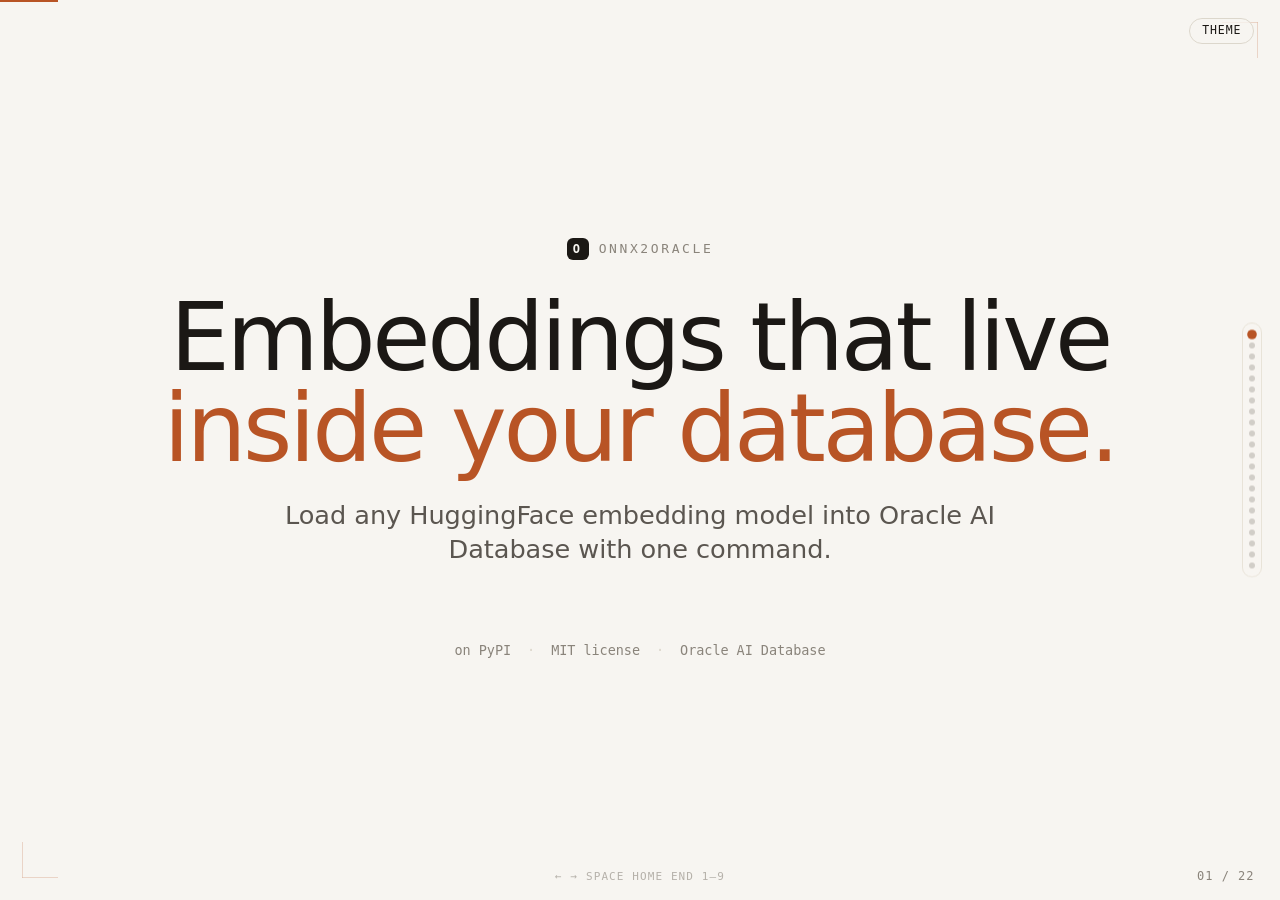
<file: docs/presentation.html>
<!doctype html>
<html lang="en">
<head>
<meta charset="utf-8">
<meta name="viewport" content="width=device-width, initial-scale=1">
<title>onnx2oracle — presentation</title>
<meta name="description" content="onnx2oracle: load ONNX embedding models into Oracle AI Database with one command.">
<link rel="icon" href="data:image/svg+xml,%3Csvg xmlns='http://www.w3.org/2000/svg' viewBox='0 0 32 32'%3E%3Crect width='32' height='32' rx='6' fill='%231b1815'/%3E%3Ctext x='16' y='22' font-family='monospace' font-size='16' font-weight='600' fill='%23f0ebe0' text-anchor='middle'%3Eo%3C/text%3E%3C/svg%3E">
<style>
/* =========================================================================
   Warm Signal — onnx2oracle presentation
   ========================================================================= */

:root {
  --bg: #f7f5f1;
  --bg-elev: #fbfaf6;
  --bg-sunk: #ece9e1;
  --ink: #1b1815;
  --ink-muted: #5b5650;
  --ink-faint: #8a847b;
  --rule: #dcd7cc;
  --rule-soft: #e8e3d8;
  --accent: #b85425;
  --accent-ink: #8d3e1b;
  --ok: #6b7f55;
  --code-bg: #1b1815;
  --code-ink: #f0ebe0;
  --code-dim: #a39a8b;
  --code-str: #b9c99b;
  --code-kw: #d89c7d;
  --shadow: 0 16px 40px -22px rgba(27, 24, 21, 0.22);

  --maxw: 1440px;
  --step: clamp(14px, 0.93vw, 16px);

  --ease: cubic-bezier(0.16, 1, 0.3, 1);
  --dur-fast: 160ms;
  --dur-mid: 360ms;
  --dur-slow: 620ms;

  color-scheme: light;
}

:root[data-theme="dark"] {
  --bg: #14120f;
  --bg-elev: #1c1a16;
  --bg-sunk: #0d0c0a;
  --ink: #f0ebe0;
  --ink-muted: #b5ac9d;
  --ink-faint: #7c746a;
  --rule: #2b2823;
  --rule-soft: #221f1b;
  --accent: #d77a4a;
  --accent-ink: #e8a37a;
  --code-bg: #0d0c0a;
  --code-ink: #f0ebe0;
  --code-dim: #8a8276;
  --shadow: 0 16px 40px -22px rgba(0, 0, 0, 0.55);
  color-scheme: dark;
}

* { box-sizing: border-box; }
html, body { margin: 0; padding: 0; }

html {
  background: var(--bg);
  color: var(--ink);
  -webkit-font-smoothing: antialiased;
  -moz-osx-font-smoothing: grayscale;
  text-rendering: optimizeLegibility;
}

body {
  font: 400 17px/1.55 ui-sans-serif, system-ui, -apple-system, "Segoe UI", Helvetica, "Noto Sans", Arial, sans-serif;
  font-feature-settings: "ss01", "cv11";
  letter-spacing: -0.003em;
  overflow: hidden;
  height: 100dvh;
}

code, pre, kbd, samp, .mono {
  font-family: ui-monospace, "SF Mono", "JetBrains Mono", Menlo, Consolas, "DejaVu Sans Mono", monospace;
  font-feature-settings: "calt" 0, "liga" 0;
}

/* ============ DECK ENGINE ============ */
.deck {
  height: 100dvh;
  overflow-y: auto;
  scroll-snap-type: y mandatory;
  scroll-behavior: smooth;
  -webkit-overflow-scrolling: touch;
}

.slide {
  height: 100dvh;
  scroll-snap-align: start;
  scroll-snap-stop: always;
  overflow: hidden;
  position: relative;
  display: flex;
  flex-direction: column;
  justify-content: center;
  padding: clamp(40px, 6vh, 80px) clamp(40px, 7vw, 120px);
  isolation: isolate;
  opacity: 0;
  transform: translateY(32px) scale(0.985);
  transition:
    opacity var(--dur-slow) var(--ease),
    transform var(--dur-slow) var(--ease);
  will-change: transform, opacity;
}

.slide.visible { opacity: 1; transform: none; }

.slide .reveal {
  opacity: 0;
  transform: translateY(14px);
  transition: opacity 520ms var(--ease), transform 520ms var(--ease);
}
.slide.visible .reveal { opacity: 1; transform: none; }
.slide.visible .reveal:nth-child(1) { transition-delay: 0.08s; }
.slide.visible .reveal:nth-child(2) { transition-delay: 0.16s; }
.slide.visible .reveal:nth-child(3) { transition-delay: 0.24s; }
.slide.visible .reveal:nth-child(4) { transition-delay: 0.32s; }
.slide.visible .reveal:nth-child(5) { transition-delay: 0.40s; }
.slide.visible .reveal:nth-child(6) { transition-delay: 0.48s; }
.slide.visible .reveal:nth-child(7) { transition-delay: 0.56s; }
.slide.visible .reveal:nth-child(8) { transition-delay: 0.64s; }

@media (prefers-reduced-motion: reduce) {
  .slide, .slide .reveal {
    opacity: 1 !important;
    transform: none !important;
    transition: none !important;
  }
}

/* ============ NAV CHROME ============ */
.deck-progress {
  position: fixed; top: 0; left: 0; height: 2px;
  background: var(--accent); z-index: 100;
  transition: width 300ms var(--ease); pointer-events: none;
}

.deck-dots {
  position: fixed; right: clamp(12px, 1.4vw, 22px); top: 50%;
  transform: translateY(-50%);
  display: flex; flex-direction: column;
  gap: 5px; z-index: 100;
  padding: 8px 6px;
  background: color-mix(in oklab, var(--bg) 76%, transparent);
  border: 1px solid var(--rule-soft);
  border-radius: 999px;
  backdrop-filter: saturate(1.2) blur(6px);
  -webkit-backdrop-filter: saturate(1.2) blur(6px);
}

.deck-dot {
  width: 6px; height: 6px; border-radius: 50%;
  background: var(--ink-faint); opacity: 0.35;
  border: none; padding: 0; cursor: pointer;
  transition: opacity var(--dur-fast) var(--ease),
              transform var(--dur-fast) var(--ease),
              background var(--dur-fast) var(--ease);
}
.deck-dot:hover { opacity: 0.7; }
.deck-dot.active { opacity: 1; transform: scale(1.6); background: var(--accent); }

.deck-counter {
  position: fixed; bottom: clamp(12px, 2vh, 22px); right: clamp(16px, 2vw, 26px);
  font: 500 12px/1 ui-monospace, monospace;
  color: var(--ink-faint);
  z-index: 100; font-variant-numeric: tabular-nums;
  letter-spacing: 0.08em;
}

.deck-hints {
  position: fixed; bottom: clamp(12px, 2vh, 22px); left: 50%;
  transform: translateX(-50%);
  font: 500 11px/1 ui-monospace, monospace;
  color: var(--ink-faint); opacity: 0.6;
  z-index: 100;
  transition: opacity 600ms var(--ease);
  white-space: nowrap;
  letter-spacing: 0.1em;
  text-transform: uppercase;
}
.deck-hints.faded { opacity: 0; pointer-events: none; }

.theme-toggle {
  position: fixed; top: clamp(14px, 2vh, 22px); right: clamp(16px, 2vw, 26px);
  z-index: 100;
  appearance: none;
  background: color-mix(in oklab, var(--bg) 76%, transparent);
  color: var(--ink);
  border: 1px solid var(--rule);
  border-radius: 999px;
  padding: 6px 12px;
  font: 500 11.5px/1 ui-monospace, monospace;
  letter-spacing: 0.08em;
  text-transform: uppercase;
  cursor: pointer;
  transition: border-color var(--dur-fast) var(--ease), color var(--dur-fast) var(--ease);
}
.theme-toggle:hover { border-color: var(--ink); color: var(--accent); }

/* ============ SHARED SLIDE ELEMENTS ============ */
.eyebrow {
  display: inline-flex; align-items: center; gap: 10px;
  font: 500 11.5px/1 ui-monospace, monospace;
  letter-spacing: 0.14em;
  text-transform: uppercase;
  color: var(--ink-faint);
  margin-bottom: 18px;
}
.eyebrow::before {
  content: "";
  width: 18px; height: 1px;
  background: var(--accent);
  display: inline-block;
}
.eyebrow.on-dark { color: rgba(240,235,224,0.7); }
.eyebrow.on-dark::before { background: var(--accent); }

.display {
  font-size: clamp(48px, 7.4vw, 112px);
  font-weight: 500;
  letter-spacing: -0.035em;
  line-height: 0.96;
  text-wrap: balance;
  margin: 0;
}
.heading {
  font-size: clamp(28px, 4.2vw, 54px);
  font-weight: 500;
  letter-spacing: -0.026em;
  line-height: 1.07;
  text-wrap: balance;
  margin: 0;
}
.sub {
  font-size: clamp(16px, 1.6vw, 22px);
  line-height: 1.5;
  color: var(--ink-muted);
  max-width: 58ch;
  text-wrap: pretty;
}
.kicker {
  font: 500 11.5px/1 ui-monospace, monospace;
  letter-spacing: 0.14em;
  text-transform: uppercase;
  color: var(--accent);
  margin-bottom: 14px;
  display: inline-block;
}

kbd {
  font: 500 11px/1 ui-monospace, monospace;
  padding: 3px 7px;
  border: 1px solid var(--rule);
  border-radius: 5px;
  background: var(--bg-elev);
  color: var(--ink);
  box-shadow: 0 1px 0 var(--rule-soft);
}

/* corner marks */
.corner {
  position: absolute; pointer-events: none; z-index: 0;
  width: 56px; height: 56px;
  opacity: 0.4;
}
.corner--tr { top: 22px; right: 22px; }
.corner--bl { bottom: 22px; left: 22px; }
.corner path, .corner line { stroke: var(--accent); stroke-width: 1; fill: none; }

/* ============ SLIDE 1: TITLE ============ */
.slide--title {
  align-items: center; justify-content: center;
  text-align: center;
}
.slide--title .display { color: var(--ink); }
.slide--title .brand-o {
  font: 500 13px/1 ui-monospace, monospace;
  letter-spacing: 0.2em;
  text-transform: uppercase;
  color: var(--ink-faint);
  margin-bottom: 32px;
  display: inline-flex; align-items: center; gap: 10px;
}
.slide--title .brand-mark {
  width: 22px; height: 22px; border-radius: 6px;
  background: var(--ink); color: var(--bg);
  display: inline-grid; place-items: center;
  font: 600 12px/1 ui-monospace, monospace;
}
.slide--title .title-accent {
  color: var(--accent);
  font-weight: 500;
}
.slide--title .title-tagline {
  margin-top: 24px;
  font-size: clamp(18px, 2vw, 26px);
  color: var(--ink-muted);
  max-width: 44ch;
  line-height: 1.35;
}
.slide--title .title-meta {
  margin-top: 48px;
  display: flex; gap: 0; justify-content: center; flex-wrap: wrap;
  font: 500 13.5px/1.6 ui-monospace, monospace;
  color: var(--ink-faint);
}
.slide--title .title-meta span + span::before {
  content: "·"; margin: 0 16px; color: var(--rule);
}

/* ============ SLIDE: full-bleed problem ============ */
.slide--problem {
  justify-content: center;
  background:
    radial-gradient(ellipse at 20% 120%, color-mix(in oklab, var(--accent) 14%, transparent) 0%, transparent 55%),
    var(--bg);
}
.slide--problem .heading { max-width: 18ch; margin-bottom: 28px; }
.slide--problem .cost-grid {
  display: grid;
  grid-template-columns: repeat(4, minmax(0, 1fr));
  gap: 20px;
  margin-top: 40px;
}
.slide--problem .cost {
  padding: 20px 22px;
  border-radius: 14px;
  border: 1px solid var(--rule-soft);
  background: var(--bg-elev);
}
.slide--problem .cost-val {
  font: 500 clamp(22px, 2.4vw, 32px)/1 ui-monospace, monospace;
  color: var(--accent);
  letter-spacing: -0.015em;
}
.slide--problem .cost-label {
  font-size: 13.5px;
  color: var(--ink-muted);
  margin-top: 10px;
  line-height: 1.4;
}

/* ============ SLIDE: the idea (split w/ code) ============ */
.slide--split {
  padding: 0;
  justify-content: stretch;
}
.slide--split .panels {
  display: grid;
  grid-template-columns: 1fr 1fr;
  height: 100%;
  width: 100%;
}
.slide--split .panel {
  padding: clamp(40px, 6vh, 80px) clamp(36px, 5vw, 80px);
  display: flex;
  flex-direction: column;
  justify-content: center;
  min-width: 0;
}
.slide--split .panel--a {
  background: var(--bg);
  border-right: 1px solid var(--rule-soft);
}
.slide--split .panel--b {
  background: var(--bg-elev);
}
.slide--split .panel .heading { margin-bottom: 18px; }
.slide--split .panel p { color: var(--ink-muted); margin: 0 0 14px; max-width: 42ch; }

/* ============ CODE BLOCKS ============ */
.code {
  background: var(--code-bg);
  color: var(--code-ink);
  border-radius: 14px;
  padding: 22px 26px;
  font: 14px/1.68 ui-monospace, "SF Mono", Menlo, monospace;
  overflow-x: auto;
  box-shadow: var(--shadow);
  max-width: 100%;
  position: relative;
  border: 1px solid rgba(240, 235, 224, 0.06);
}
.code-lg { font-size: clamp(15px, 1.4vw, 20px); padding: 28px 32px; line-height: 1.7; }
.code-xl { font-size: clamp(18px, 1.8vw, 26px); padding: 36px 40px; line-height: 1.75; }
.code .c { color: var(--code-dim); }
.code .k { color: var(--code-kw); }
.code .s { color: var(--code-str); }
.code .f { color: #e7b58a; }
.code .ac { color: #e8a37a; font-weight: 500; }
.code .dim { color: var(--code-dim); }
.code-chrome {
  position: relative;
  padding-top: 40px;
}
.code-chrome::before {
  content: "";
  position: absolute; top: 14px; left: 18px;
  width: 44px; height: 8px;
  background:
    radial-gradient(circle at 4px 4px, rgba(240,235,224,0.22) 0 3px, transparent 4px),
    radial-gradient(circle at 22px 4px, rgba(240,235,224,0.22) 0 3px, transparent 4px),
    radial-gradient(circle at 40px 4px, rgba(240,235,224,0.22) 0 3px, transparent 4px);
}
.code-chrome::after {
  content: attr(data-file);
  position: absolute; top: 13px; right: 20px;
  font: 500 11px/1 ui-monospace, monospace;
  letter-spacing: 0.08em;
  color: var(--code-dim);
  text-transform: uppercase;
}

/* ============ SLIDE: 3-command terminal ============ */
.slide--demo {
  align-items: center; justify-content: center; text-align: center;
}
.slide--demo .heading { margin-bottom: 8px; }
.slide--demo .demo-sub { color: var(--ink-muted); margin-bottom: 32px; max-width: 44ch; }
.terminal {
  position: relative;
  background: var(--code-bg);
  color: var(--code-ink);
  border-radius: 18px;
  padding: 44px 32px 32px;
  font: 16px/1.7 ui-monospace, "SF Mono", Menlo, monospace;
  box-shadow: 0 22px 60px -28px rgba(27,24,21,0.35);
  overflow: hidden;
  width: min(900px, 92%);
  text-align: left;
  border: 1px solid rgba(240,235,224,0.06);
}
.terminal::before {
  content: "";
  position: absolute; top: 14px; left: 20px;
  width: 52px; height: 10px;
  background:
    radial-gradient(circle at 5px 5px, rgba(240,235,224,0.22) 0 4px, transparent 5px),
    radial-gradient(circle at 26px 5px, rgba(240,235,224,0.22) 0 4px, transparent 5px),
    radial-gradient(circle at 47px 5px, rgba(240,235,224,0.22) 0 4px, transparent 5px);
}
.terminal-title {
  position: absolute; top: 13px; right: 22px;
  font: 500 12px/1 ui-monospace, monospace;
  color: var(--code-dim);
  letter-spacing: 0.06em;
}
.term-line {
  display: block;
  opacity: 0;
  transform: translateY(4px);
  animation: termFade 560ms var(--ease) forwards;
  will-change: transform, opacity;
}
.slide--demo .term-line.t1 { animation-delay: 400ms; }
.slide--demo .term-line.t2 { animation-delay: 900ms; }
.slide--demo .term-line.t3 { animation-delay: 1500ms; }
.slide--demo .term-line.t4 { animation-delay: 2000ms; }
.slide--demo .term-line.t5 { animation-delay: 2600ms; }
.slide--demo .term-line.t6 { animation-delay: 3100ms; }
.term-prompt { color: var(--code-dim); margin-right: 6px; }
.term-cmd { color: var(--code-ink); }
.term-out { color: var(--code-dim); }
.term-ok { color: #9fbf8a; }
.term-caret {
  display: inline-block;
  width: 8px; height: 16px;
  background: var(--code-ink);
  vertical-align: middle;
  margin-left: 3px;
  animation: termBlink 1s steps(2, end) infinite;
  animation-delay: 3400ms;
  opacity: 0;
}
@keyframes termFade {
  0% { opacity: 0; transform: translateY(4px); }
  100% { opacity: 1; transform: translateY(0); }
}
@keyframes termBlink {
  0%, 49% { opacity: 1; }
  50%, 100% { opacity: 0; }
}

/* ============ SLIDE: four reasons (2x2 grid) ============ */
.slide--why .why-grid {
  display: grid;
  grid-template-columns: 1fr 1fr;
  gap: 28px;
  margin-top: 32px;
  max-width: 1100px;
}
.slide--why .why {
  padding: 26px 28px;
  border-radius: 14px;
  background: var(--bg-elev);
  border: 1px solid var(--rule-soft);
  display: grid;
  grid-template-columns: 44px 1fr;
  gap: 18px;
  align-items: start;
}
.slide--why .why-idx {
  font: 500 12px/1 ui-monospace, monospace;
  color: var(--accent);
  letter-spacing: 0.08em;
  padding-top: 4px;
}
.slide--why .why h3 {
  margin: 0 0 6px;
  font-size: 19px;
  font-weight: 500;
  letter-spacing: -0.015em;
  color: var(--ink);
}
.slide--why .why p {
  margin: 0;
  color: var(--ink-muted);
  font-size: 14.5px;
  line-height: 1.5;
}

/* ============ SLIDE: hard part (left-heavy) ============ */
.slide--hard {
  display: grid;
  grid-template-columns: minmax(0, 7fr) minmax(0, 5fr);
  gap: 72px;
  align-items: center;
}
.slide--hard .heading { margin-bottom: 22px; }
.slide--hard .aside {
  display: flex; align-items: center; justify-content: center;
}

/* ============ SLIDE: pipeline SVG (full-bleed) ============ */
.slide--pipeline {
  padding: clamp(24px, 4vh, 56px) clamp(28px, 5vw, 80px);
  justify-content: center;
}
.slide--pipeline .pipe-wrap {
  margin-top: 22px;
  padding: 28px;
  background: var(--bg-elev);
  border: 1px solid var(--rule-soft);
  border-radius: 18px;
  overflow-x: auto;
}
.slide--pipeline svg.pipe {
  width: 100%;
  height: auto;
  max-width: 1300px;
  display: block;
  margin: 0 auto;
}
.slide--pipeline .pipe text {
  font: 500 13px/1 ui-monospace, monospace;
  fill: var(--ink);
  letter-spacing: 0.02em;
}
.slide--pipeline .pipe text.sub {
  font: 400 11px/1 ui-monospace, monospace;
  fill: var(--ink-faint);
  letter-spacing: 0.05em;
  text-transform: uppercase;
}
.slide--pipeline .pipe .box {
  fill: var(--bg);
  stroke: var(--rule);
  stroke-width: 1.2;
}
.slide--pipeline .pipe .box-accent {
  fill: var(--bg);
  stroke: var(--accent);
  stroke-width: 1.5;
}
.slide--pipeline .pipe .arrow {
  stroke: var(--accent);
  stroke-width: 1.6;
  fill: none;
}
.slide--pipeline .pipe .arrow-head { fill: var(--accent); }

/* ============ SLIDE: stage detail (code on side) ============ */
.slide--stage {
  display: grid;
  grid-template-columns: minmax(0, 5fr) minmax(0, 7fr);
  gap: clamp(32px, 5vw, 72px);
  align-items: center;
}
.slide--stage.rev { grid-template-columns: minmax(0, 7fr) minmax(0, 5fr); }
.slide--stage .body { min-width: 0; }
.slide--stage .heading { margin-bottom: 14px; }
.slide--stage .sub { margin-bottom: 16px; }
.slide--stage ul { margin: 0; padding: 0; list-style: none; }
.slide--stage ul li {
  padding: 8px 0 8px 20px;
  position: relative;
  color: var(--ink-muted);
  font-size: clamp(14px, 1.3vw, 17px);
  line-height: 1.5;
}
.slide--stage ul li::before {
  content: "";
  position: absolute;
  left: 0; top: 14px;
  width: 10px; height: 1px;
  background: var(--accent);
}
.slide--stage .code { min-width: 0; }

/* ============ SLIDE: pool branches ============ */
.slide--pool .branches {
  display: grid;
  grid-template-columns: 1fr 1fr;
  gap: 28px;
  margin-top: 30px;
}
.slide--pool .branch {
  padding: 26px 28px;
  border: 1px solid var(--rule-soft);
  border-radius: 14px;
  background: var(--bg-elev);
}
.slide--pool .branch h3 {
  margin: 0 0 12px;
  font: 500 18px/1 ui-monospace, monospace;
  letter-spacing: -0.01em;
  color: var(--accent);
}
.slide--pool .branch p { margin: 0 0 18px; color: var(--ink-muted); font-size: 14.5px; }
.slide--pool .branch svg { display: block; width: 100%; height: auto; max-width: 320px; }
.slide--pool .branch svg text { font: 500 12px/1 ui-monospace, monospace; fill: var(--ink); }
.slide--pool .branch svg .box { fill: var(--bg); stroke: var(--rule); stroke-width: 1; }
.slide--pool .branch svg .box-accent { fill: var(--bg); stroke: var(--accent); stroke-width: 1.4; }
.slide--pool .branch svg .arrow { stroke: var(--accent); stroke-width: 1.4; fill: none; }
.slide--pool .branch svg .arrow-head { fill: var(--accent); }

/* ============ SLIDE: L2 formula ============ */
.slide--l2 {
  display: grid;
  grid-template-columns: minmax(0, 7fr) minmax(0, 5fr);
  gap: clamp(32px, 5vw, 72px);
  align-items: center;
}
.slide--l2 .formula {
  font: 500 clamp(22px, 2.4vw, 36px)/1.5 ui-monospace, monospace;
  padding: 32px;
  background: var(--bg-elev);
  border: 1px solid var(--rule-soft);
  border-radius: 14px;
  color: var(--ink);
  text-align: center;
  letter-spacing: 0.02em;
}
.slide--l2 .formula .op { color: var(--accent); font-size: 0.85em; margin: 0 6px; }
.slide--l2 .formula .var { color: var(--ink); font-style: italic; }

/* ============ SLIDE: 5 preset cards ============ */
.slide--presets {
  padding: clamp(32px, 4vh, 56px) clamp(28px, 5vw, 90px);
}
.slide--presets .preset-grid {
  display: grid;
  grid-template-columns: repeat(5, minmax(0, 1fr));
  gap: 16px;
  margin-top: 32px;
}
.slide--presets .preset {
  padding: 22px 20px;
  border-radius: 14px;
  background: var(--bg-elev);
  border: 1px solid var(--rule-soft);
  display: flex; flex-direction: column; gap: 10px;
  min-width: 0;
}
.slide--presets .preset-name {
  font: 500 14px/1.3 ui-monospace, monospace;
  letter-spacing: -0.01em;
  color: var(--ink);
  word-break: break-word;
}
.slide--presets .preset-dim {
  font: 500 22px/1 ui-monospace, monospace;
  color: var(--accent);
  letter-spacing: -0.02em;
}
.slide--presets .preset-meta {
  display: grid; gap: 4px;
  font: 500 11.5px/1.2 ui-monospace, monospace;
  color: var(--ink-faint);
  letter-spacing: 0.04em;
}
.slide--presets .preset-verified {
  margin-top: auto; padding-top: 10px;
  font: 500 11px/1 ui-monospace, monospace;
  color: var(--ok);
  letter-spacing: 0.04em;
  border-top: 1px solid var(--rule-soft);
}
.slide--presets .presets-cap {
  margin-top: 28px;
  font-size: 14.5px;
  color: var(--ink-muted);
  max-width: 60ch;
}

/* ============ SLIDE: known limitation ============ */
.slide--limit {
  display: grid;
  grid-template-columns: minmax(0, 1fr) minmax(0, 1fr);
  gap: clamp(32px, 5vw, 72px);
  align-items: center;
}
.slide--limit .card {
  padding: 32px;
  background: var(--bg-elev);
  border-left: 2px solid var(--accent);
  border-radius: 0 14px 14px 0;
  color: var(--ink);
}
.slide--limit .card .tag {
  font: 500 11px/1 ui-monospace, monospace;
  letter-spacing: 0.14em;
  text-transform: uppercase;
  color: var(--accent);
  margin-bottom: 14px;
}
.slide--limit .card code {
  background: var(--bg-sunk);
  padding: 2px 6px;
  border-radius: 5px;
  font-size: 0.88em;
}

/* ============ SLIDE: query (big centered code) ============ */
.slide--query {
  align-items: center; justify-content: center; text-align: center;
}
.slide--query .heading { margin-bottom: 8px; }
.slide--query .note {
  margin-top: 22px;
  font-size: 14.5px;
  color: var(--ink-faint);
  max-width: 48ch;
  letter-spacing: 0.02em;
}
.slide--query .code-xl {
  text-align: left;
  width: min(960px, 94%);
  margin: 28px auto 0;
}

/* ============ SLIDE: DSN resolution ============ */
.slide--dsn {
  display: grid;
  grid-template-columns: minmax(0, 5fr) minmax(0, 7fr);
  gap: clamp(32px, 5vw, 72px);
  align-items: center;
}
.slide--dsn ol.steps {
  list-style: none; margin: 0; padding: 0;
  counter-reset: step;
  display: grid;
  gap: 14px;
}
.slide--dsn ol.steps li {
  display: grid;
  grid-template-columns: 40px 1fr;
  gap: 18px;
  align-items: baseline;
  padding: 18px 20px;
  background: var(--bg-elev);
  border: 1px solid var(--rule-soft);
  border-radius: 12px;
  counter-increment: step;
}
.slide--dsn ol.steps li::before {
  content: counter(step, decimal-leading-zero);
  font: 500 12px/1 ui-monospace, monospace;
  color: var(--accent);
  letter-spacing: 0.08em;
}
.slide--dsn ol.steps strong {
  display: block;
  font: 500 15px/1.2 ui-monospace, monospace;
  color: var(--ink);
  letter-spacing: -0.01em;
  margin-bottom: 4px;
}
.slide--dsn ol.steps span {
  color: var(--ink-muted);
  font-size: 13.5px;
}

/* ============ SLIDE: security ============ */
.slide--security {
  display: grid;
  grid-template-columns: minmax(0, 5fr) minmax(0, 7fr);
  gap: clamp(32px, 5vw, 72px);
  align-items: center;
}

/* ============ SLIDE: testing (status grid) ============ */
.slide--test .test-grid {
  display: grid;
  grid-template-columns: repeat(3, minmax(0, 1fr));
  gap: 22px;
  margin-top: 36px;
}
.slide--test .tcard {
  padding: 30px 28px;
  border-radius: 14px;
  background: var(--bg-elev);
  border: 1px solid var(--rule-soft);
  position: relative;
  overflow: hidden;
}
.slide--test .tcard::after {
  content: "";
  position: absolute; top: 22px; right: 22px;
  width: 10px; height: 10px;
  border-radius: 50%;
  background: #7fa35a;
  box-shadow: 0 0 0 4px color-mix(in oklab, #7fa35a 14%, transparent);
}
.slide--test .tval {
  font: 500 clamp(44px, 5vw, 72px)/1 ui-monospace, monospace;
  color: var(--ink);
  letter-spacing: -0.03em;
}
.slide--test .tlabel {
  margin-top: 12px;
  font: 500 12.5px/1.4 ui-monospace, monospace;
  color: var(--ink-muted);
  letter-spacing: 0.04em;
  max-width: 24ch;
}
.slide--test .tstatus {
  margin-top: 16px;
  font: 500 11px/1 ui-monospace, monospace;
  color: var(--ok);
  letter-spacing: 0.04em;
}

/* ============ SLIDE: proof (big numbers) ============ */
.slide--proof {
  align-items: center; justify-content: center; text-align: center;
  background:
    radial-gradient(ellipse at 50% 110%, color-mix(in oklab, var(--accent) 10%, transparent) 0%, transparent 55%),
    var(--bg);
}
.slide--proof .kicker { color: var(--accent); }
.slide--proof .heading { margin-bottom: 48px; max-width: 18ch; }
.slide--proof .proof-grid {
  display: grid;
  grid-template-columns: repeat(3, minmax(0, 1fr));
  gap: 32px;
  width: min(1200px, 96%);
}
.slide--proof .pval {
  font: 500 clamp(36px, 5.2vw, 76px)/1 ui-monospace, monospace;
  color: var(--accent);
  letter-spacing: -0.03em;
  white-space: nowrap;
}
.slide--proof .plabel {
  margin-top: 14px;
  font: 500 12.5px/1.4 ui-monospace, monospace;
  color: var(--ink-muted);
  letter-spacing: 0.04em;
  text-transform: uppercase;
}
.slide--proof .pcompare {
  margin-top: 10px;
  font: 500 13px/1.4 ui-monospace, monospace;
  color: var(--ink-faint);
}

/* ============ SLIDE: where to start ============ */
.slide--start {
  align-items: center; justify-content: center; text-align: center;
}
.slide--start .heading { margin-bottom: 40px; }
.slide--start .start-grid {
  display: grid;
  grid-template-columns: repeat(2, minmax(0, 1fr));
  gap: 22px;
  width: min(1000px, 92%);
}
.slide--start .start-card {
  padding: 36px 30px;
  border-radius: 16px;
  background: var(--bg-elev);
  border: 1px solid var(--rule-soft);
  text-align: left;
  transition: transform var(--dur-mid) var(--ease), border-color var(--dur-fast) var(--ease);
}
.slide--start .start-card:hover {
  transform: translateY(-2px);
  border-color: var(--ink);
}
.slide--start .start-card .num {
  font: 500 11.5px/1 ui-monospace, monospace;
  color: var(--accent);
  letter-spacing: 0.14em;
  text-transform: uppercase;
  margin-bottom: 20px;
}
.slide--start .start-card h3 {
  margin: 0 0 10px;
  font-size: 20px;
  font-weight: 500;
  color: var(--ink);
}
.slide--start .start-card .cmd {
  font: 500 clamp(17px, 1.7vw, 22px)/1.4 ui-monospace, monospace;
  color: var(--ink);
  background: var(--bg);
  padding: 14px 18px;
  border-radius: 10px;
  border: 1px solid var(--rule-soft);
  margin: 16px 0 0;
  overflow-x: auto;
  white-space: nowrap;
}

/* ============ SLIDE: thanks ============ */
.slide--thanks {
  align-items: center; justify-content: center; text-align: center;
  background:
    radial-gradient(ellipse at 50% 20%, color-mix(in oklab, var(--accent) 9%, transparent) 0%, transparent 45%),
    var(--bg);
}
.slide--thanks .heading {
  margin-bottom: 40px;
  max-width: 20ch;
}
.slide--thanks .credits {
  display: flex; gap: 10px 18px; flex-wrap: wrap;
  justify-content: center;
  max-width: 72ch;
  margin: 0 auto 28px;
}
.slide--thanks .credit {
  font: 500 12.5px/1 ui-monospace, monospace;
  color: var(--ink-muted);
  letter-spacing: 0.1em;
  text-transform: uppercase;
  padding: 8px 14px;
  border: 1px solid var(--rule-soft);
  border-radius: 999px;
  background: var(--bg-elev);
}
.slide--thanks .sign-off {
  margin-top: 42px;
  font: 500 12px/1 ui-monospace, monospace;
  color: var(--ink-faint);
  letter-spacing: 0.2em;
  text-transform: uppercase;
}

/* ============ Responsive breakpoints ============ */
@media (max-width: 1100px) {
  .slide--split .panels { grid-template-columns: 1fr; }
  .slide--split .panel--a { border-right: 0; border-bottom: 1px solid var(--rule-soft); }
  .slide--stage, .slide--stage.rev { grid-template-columns: 1fr; gap: 28px; }
  .slide--l2 { grid-template-columns: 1fr; gap: 28px; }
  .slide--hard { grid-template-columns: 1fr; gap: 28px; }
  .slide--dsn, .slide--security, .slide--limit { grid-template-columns: 1fr; gap: 28px; }
  .slide--why .why-grid { grid-template-columns: 1fr; gap: 14px; }
  .slide--presets .preset-grid { grid-template-columns: repeat(2, 1fr); }
  .slide--problem .cost-grid { grid-template-columns: repeat(2, 1fr); }
  .slide--test .test-grid { grid-template-columns: 1fr; }
  .slide--pool .branches { grid-template-columns: 1fr; }
  .slide--proof .proof-grid { grid-template-columns: 1fr; gap: 24px; }
  .slide--start .start-grid { grid-template-columns: 1fr; }
}

@media (max-height: 720px) {
  .slide { padding: clamp(24px, 4vh, 40px) clamp(32px, 5vw, 72px); }
  .display { font-size: clamp(40px, 6vw, 78px); }
  .slide--presets .preset-grid { gap: 12px; }
  .slide--test .test-grid, .slide--proof .proof-grid { gap: 18px; }
}

@media (max-height: 560px) {
  .deck-dots { display: none; }
  .slide { padding: 24px 40px; }
}

/* ============ Utilities ============ */
.gap-sm { height: 10px; }
.gap-md { height: 22px; }
.gap-lg { height: 36px; }
.muted { color: var(--ink-muted); }
.accent { color: var(--accent); }
</style>
</head>
<body>

<button class="theme-toggle" data-theme-toggle aria-label="Toggle theme">Theme</button>

<div class="deck">

  <!-- ============ SLIDE 1: TITLE ============ -->
  <section class="slide slide--title" id="slide-1">
    <svg class="corner corner--tr" viewBox="0 0 56 56"><line x1="20" y1="0" x2="56" y2="0"/><line x1="56" y1="0" x2="56" y2="36"/></svg>
    <svg class="corner corner--bl" viewBox="0 0 56 56"><line x1="0" y1="20" x2="0" y2="56"/><line x1="0" y1="56" x2="36" y2="56"/></svg>
    <span class="reveal brand-o">
      <span class="brand-mark">o</span>
      onnx2oracle
    </span>
    <h1 class="display reveal">
      Embeddings that live<br>
      <span class="title-accent">inside your database.</span>
    </h1>
    <p class="title-tagline reveal">
      Load any HuggingFace embedding model into Oracle AI Database with one command.
    </p>
    <div class="title-meta reveal">
      <span>on PyPI</span>
      <span>MIT license</span>
      <span>Oracle AI Database</span>
    </div>
  </section>

  <!-- ============ SLIDE 2: THE PROBLEM ============ -->
  <section class="slide slide--problem" id="slide-2">
    <div class="reveal">
      <span class="eyebrow">The problem</span>
    </div>
    <h2 class="heading reveal">
      External embedding APIs<br>cost you everything that matters.
    </h2>
    <p class="sub reveal">
      Every row in your database needs a vector. Most pipelines reach for OpenAI, Cohere, or a sidecar inference service. That choice has a bill attached.
    </p>
    <div class="cost-grid reveal">
      <div class="cost">
        <div class="cost-val">50&ndash;200ms</div>
        <div class="cost-label">per network round trip, before batching or retries</div>
      </div>
      <div class="cost">
        <div class="cost-val">3&ndash;10k rpm</div>
        <div class="cost-label">rate limits on free tiers, even paid ones throttle</div>
      </div>
      <div class="cost">
        <div class="cost-val">PII at rest</div>
        <div class="cost-label">your document text lands on a third-party server</div>
      </div>
      <div class="cost">
        <div class="cost-val">+1 service</div>
        <div class="cost-label">another system to deploy, secure, observe, rotate</div>
      </div>
    </div>
  </section>

  <!-- ============ SLIDE 3: THE IDEA (split) ============ -->
  <section class="slide slide--split" id="slide-3">
    <div class="panels">
      <div class="panel panel--a">
        <span class="eyebrow reveal">The idea</span>
        <h2 class="heading reveal">Oracle AI Database runs ONNX models in-database.</h2>
        <p class="reveal">
          <code>DBMS_VECTOR</code> executes an ONNX graph the same way it executes a PL/SQL function. A string goes in at the SQL layer. A vector comes out.
        </p>
        <p class="reveal">
          No external service. No queue. No HTTP hop. The embedding is just another column transformation.
        </p>
      </div>
      <div class="panel panel--b">
        <pre class="code code-lg code-chrome reveal" data-file="embed.sql"><span class="c">-- the entire API surface</span>
<span class="k">SELECT</span> <span class="f">VECTOR_EMBEDDING</span>(
  ALL_MINILM_L6_V2
  <span class="k">USING</span> <span class="s">:text</span> <span class="k">AS</span> DATA
) <span class="k">AS</span> v
<span class="k">FROM</span> dual;

<span class="c">-- returns VECTOR(384, FLOAT32)
-- runs inside the DB process
-- no network, no sidecar</span></pre>
      </div>
    </div>
  </section>

  <!-- ============ SLIDE 4: 3-command demo ============ -->
  <section class="slide slide--demo" id="slide-4">
    <div class="reveal">
      <span class="eyebrow">From zero to embedding</span>
    </div>
    <h2 class="heading reveal">Three commands.</h2>
    <p class="demo-sub reveal">Docker up, load a preset, verify the round trip. That's the whole onboarding.</p>
    <div class="terminal reveal" role="img" aria-label="Three command demo terminal">
      <span class="terminal-title">~/projects &mdash; zsh</span>
      <div style="margin-top: 8px;">
        <span class="term-line t1"><span class="term-prompt">$</span><span class="term-cmd">onnx2oracle docker up --wait</span></span>
        <span class="term-line t2"><span class="term-out">&nbsp;&nbsp;Oracle AI Database Free ready on localhost:1521&nbsp;&nbsp;</span><span class="term-ok">ok</span></span>
        <span class="term-line t3"><span class="term-prompt">$</span><span class="term-cmd">onnx2oracle load all-MiniLM-L6-v2 --target local</span></span>
        <span class="term-line t4"><span class="term-out">&nbsp;&nbsp;Downloaded (90 MB) &middot; augmented &middot; loaded as ALL_MINILM_L6_V2&nbsp;&nbsp;</span><span class="term-ok">ok</span></span>
        <span class="term-line t5"><span class="term-prompt">$</span><span class="term-cmd">onnx2oracle verify --target local</span></span>
        <span class="term-line t6"><span class="term-out">&nbsp;&nbsp;VECTOR_EMBEDDING returned 384-d &middot; cos(self,self) = 1.000&nbsp;&nbsp;</span><span class="term-ok">ok</span><span class="term-caret"></span></span>
      </div>
    </div>
  </section>

  <!-- ============ SLIDE 5: WHY IN-DATABASE ============ -->
  <section class="slide slide--why" id="slide-5">
    <div class="reveal">
      <span class="eyebrow">Four reasons</span>
    </div>
    <h2 class="heading reveal">Why put the model in the database at all?</h2>
    <div class="why-grid">
      <div class="why reveal">
        <div class="why-idx">01</div>
        <div>
          <h3>Zero network latency</h3>
          <p>No HTTP, no TLS handshake, no queue. The embedding is a local function call. P99 moves from the network to the model itself.</p>
        </div>
      </div>
      <div class="why reveal">
        <div class="why-idx">02</div>
        <div>
          <h3>No API keys to rotate</h3>
          <p>Nothing to leak, nothing to expire. Credentials stay inside the same wallet that already governs SQL access.</p>
        </div>
      </div>
      <div class="why reveal">
        <div class="why-idx">03</div>
        <div>
          <h3>Data never leaves the DB</h3>
          <p>Document text gets embedded without a byte crossing a network boundary. Compliance reviews get shorter.</p>
        </div>
      </div>
      <div class="why reveal">
        <div class="why-idx">04</div>
        <div>
          <h3>ACID-native writes</h3>
          <p>Insert a row, embed it, index it, all inside the same transaction. No dual-writes, no eventual drift, no orphan vectors.</p>
        </div>
      </div>
    </div>
  </section>

  <!-- ============ SLIDE 6: THE HARD PART ============ -->
  <section class="slide slide--hard" id="slide-6">
    <div>
      <div class="reveal"><span class="eyebrow">The hard part</span></div>
      <h2 class="heading reveal">HuggingFace ships a Python object.<br>Oracle wants a single ONNX graph.</h2>
      <p class="sub reveal">
        A sentence-transformers model on HuggingFace is a Python tokenizer plus a transformer plus a Python pooling function. Oracle needs one self-contained ONNX file that turns a raw string into a pooled, normalized vector, all inside the DB.
      </p>
      <p class="sub reveal" style="margin-top: 14px;">
        Bridging that gap is the whole job.
      </p>
    </div>
    <div class="aside reveal">
      <svg viewBox="0 0 260 260" width="260" height="260" role="img" aria-label="Gap diagram">
        <defs>
          <pattern id="dots" width="6" height="6" patternUnits="userSpaceOnUse">
            <circle cx="1.5" cy="1.5" r="0.9" fill="var(--ink-faint)" opacity="0.28"/>
          </pattern>
        </defs>
        <rect x="20" y="50" width="90" height="160" rx="12" fill="var(--bg-elev)" stroke="var(--rule)" stroke-width="1"/>
        <text x="65" y="80" text-anchor="middle" font-family="ui-monospace, monospace" font-size="10" fill="var(--ink-faint)" letter-spacing="1.5">PYTHON</text>
        <text x="65" y="128" text-anchor="middle" font-family="ui-monospace, monospace" font-size="11" fill="var(--ink)">tokenizer</text>
        <text x="65" y="148" text-anchor="middle" font-family="ui-monospace, monospace" font-size="11" fill="var(--ink)">+ transformer</text>
        <text x="65" y="168" text-anchor="middle" font-family="ui-monospace, monospace" font-size="11" fill="var(--ink)">+ pool</text>

        <rect x="150" y="50" width="90" height="160" rx="12" fill="var(--bg-elev)" stroke="var(--accent)" stroke-width="1.4"/>
        <text x="195" y="80" text-anchor="middle" font-family="ui-monospace, monospace" font-size="10" fill="var(--accent)" letter-spacing="1.5">ORACLE</text>
        <text x="195" y="138" text-anchor="middle" font-family="ui-monospace, monospace" font-size="11" fill="var(--ink)">one ONNX</text>
        <text x="195" y="158" text-anchor="middle" font-family="ui-monospace, monospace" font-size="11" fill="var(--ink)">graph</text>

        <rect x="112" y="118" width="36" height="24" fill="url(#dots)"/>
        <text x="130" y="106" text-anchor="middle" font-family="ui-monospace, monospace" font-size="9" fill="var(--ink-faint)" letter-spacing="1.5">GAP</text>
        <line x1="112" y1="130" x2="148" y2="130" stroke="var(--accent)" stroke-width="1.4" stroke-dasharray="3 3"/>
      </svg>
    </div>
  </section>

  <!-- ============ SLIDE 7: PIPELINE DIAGRAM (full-bleed) ============ -->
  <section class="slide slide--pipeline" id="slide-7">
    <div class="reveal">
      <span class="eyebrow">The augmented pipeline</span>
    </div>
    <h2 class="heading reveal">Every stage the loader bolts on.</h2>
    <div class="pipe-wrap reveal">
      <svg class="pipe" viewBox="0 0 1280 220" preserveAspectRatio="xMidYMid meet" role="img" aria-label="Augmented pipeline from string to float32 vector">
        <defs>
          <marker id="ah" viewBox="0 0 10 10" refX="9" refY="5" markerWidth="7" markerHeight="7" orient="auto-start-reverse">
            <path d="M 0 0 L 10 5 L 0 10 z" class="arrow-head"/>
          </marker>
        </defs>

        <!-- input -->
        <rect x="14" y="70" width="130" height="80" rx="12" class="box"/>
        <text x="79" y="105" text-anchor="middle">"hello world"</text>
        <text x="79" y="130" text-anchor="middle" class="sub">STRING</text>

        <!-- arrow -->
        <line x1="144" y1="110" x2="180" y2="110" class="arrow" marker-end="url(#ah)"/>

        <!-- tokenizer ops -->
        <rect x="180" y="60" width="170" height="100" rx="12" class="box-accent"/>
        <text x="265" y="92" text-anchor="middle" class="sub">STAGE 1&ndash;2</text>
        <text x="265" y="118" text-anchor="middle">tokenizer ops</text>
        <text x="265" y="138" text-anchor="middle" class="sub">onnxruntime-extensions</text>

        <line x1="350" y1="110" x2="386" y2="110" class="arrow" marker-end="url(#ah)"/>

        <!-- transformer -->
        <rect x="386" y="70" width="160" height="80" rx="12" class="box"/>
        <text x="466" y="102" text-anchor="middle">transformer</text>
        <text x="466" y="126" text-anchor="middle" class="sub">OPSET 18</text>

        <line x1="546" y1="110" x2="582" y2="110" class="arrow" marker-end="url(#ah)"/>

        <!-- pool -->
        <rect x="582" y="70" width="160" height="80" rx="12" class="box-accent"/>
        <text x="662" y="102" text-anchor="middle">pool</text>
        <text x="662" y="126" text-anchor="middle" class="sub">MEAN / CLS</text>

        <line x1="742" y1="110" x2="778" y2="110" class="arrow" marker-end="url(#ah)"/>

        <!-- l2 norm -->
        <rect x="778" y="70" width="160" height="80" rx="12" class="box-accent"/>
        <text x="858" y="102" text-anchor="middle">L2 normalize</text>
        <text x="858" y="126" text-anchor="middle" class="sub">UNIT VECTOR</text>

        <line x1="938" y1="110" x2="974" y2="110" class="arrow" marker-end="url(#ah)"/>

        <!-- output -->
        <rect x="974" y="70" width="290" height="80" rx="12" class="box"/>
        <text x="1119" y="102" text-anchor="middle">[0.0129, &minus;0.041, &hellip; 0.007]</text>
        <text x="1119" y="126" text-anchor="middle" class="sub">VECTOR(384, FLOAT32)</text>

        <!-- annotation -->
        <text x="79" y="40" text-anchor="middle" class="sub">INPUT</text>
        <text x="1119" y="40" text-anchor="middle" class="sub">OUTPUT</text>
      </svg>
    </div>
  </section>

  <!-- ============ SLIDE 8: STAGE 1 — DOWNLOAD ============ -->
  <section class="slide slide--stage" id="slide-8">
    <div class="body">
      <span class="kicker reveal">Stage 1 &mdash; download</span>
      <h2 class="heading reveal">Pull the raw ONNX from HuggingFace.</h2>
      <p class="sub reveal">
        The sentence-transformers repos already ship an ONNX export of the core transformer. No conversion needed at this step. The downloads land in the standard HuggingFace cache, and the finished augmented ONNX is cached under <code>~/.onnx2oracle/cache/</code> (skip with <code>--no-cache</code>), so repeat loads skip the build.
      </p>
      <ul class="reveal">
        <li>MiniLM-L6 is ~90 MB; mpnet-base is ~420 MB; nomic is ~540 MB</li>
        <li>Hash-verified; partial downloads resume</li>
        <li>Offline mode reads straight from the cache</li>
      </ul>
    </div>
    <pre class="code code-chrome reveal" data-file="stage_1_download.py"><span class="k">from</span> huggingface_hub <span class="k">import</span> hf_hub_download

path = <span class="f">hf_hub_download</span>(
    repo_id=<span class="s">"sentence-transformers/all-MiniLM-L6-v2"</span>,
    filename=<span class="s">"onnx/model.onnx"</span>,
)

<span class="c"># ~90 MB on disk, ready for stage 2</span>
core_model = onnx.<span class="f">load</span>(path)</pre>
  </section>

  <!-- ============ SLIDE 9: STAGE 2 — TOKENIZER (split) ============ -->
  <section class="slide slide--stage rev" id="slide-9">
    <pre class="code code-chrome reveal" data-file="stage_2_tokenizer.py"><span class="k">from</span> onnxruntime_extensions <span class="k">import</span> gen_processing_models
<span class="k">from</span> transformers <span class="k">import</span> AutoTokenizer

tok = AutoTokenizer.<span class="f">from_pretrained</span>(
    <span class="s">"sentence-transformers/all-MiniLM-L6-v2"</span>,
)

pre_model, _ = <span class="f">gen_processing_models</span>(
    tok,
    pre_kwargs=<span class="ac">{}</span>,
    opset=<span class="ac">14</span>,
)

<span class="c"># pre_model is now a real ONNX graph
# that accepts a STRING input tensor</span></pre>
    <div class="body">
      <span class="kicker reveal">Stage 2 &mdash; tokenizer to ONNX</span>
      <h2 class="heading reveal">Wrap the fast tokenizer as ONNX ops.</h2>
      <p class="sub reveal">
        <code>onnxruntime-extensions</code> emits a prefix graph where <code>BertTokenizer</code> or <code>SentencepieceTokenizer</code> is a real ONNX op, not a Python call. Oracle can execute this.
      </p>
      <ul class="reveal">
        <li>Opset 14 keeps the tokenizer ops compatible with older runtimes</li>
        <li>BertTokenizer for WordPiece; SentencePiece is noted separately</li>
        <li>Emits <code>input_ids</code>, <code>attention_mask</code>, <code>token_type_ids</code></li>
      </ul>
    </div>
  </section>

  <!-- ============ SLIDE 10: STAGE 3 — COMPOSE ============ -->
  <section class="slide slide--stage" id="slide-10">
    <div class="body">
      <span class="kicker reveal">Stage 3 &mdash; compose</span>
      <h2 class="heading reveal">Bump, copy, merge. In that order.</h2>
      <p class="sub reveal">
        Before merging, bump the core transformer to opset 18 with <code>onnx.version_converter</code>. Copy the custom opset domains from the pre-model. Then <code>onnx.compose.merge_models</code> stitches the two halves with a <code>pre_</code> prefix on the inputs.
      </p>
      <ul class="reveal">
        <li>Opset drift is the #1 reason merge fails</li>
        <li>The <code>pre_</code> prefix keeps names unique</li>
        <li><code>io_map</code> wires tokenizer outputs to transformer inputs</li>
      </ul>
    </div>
    <pre class="code code-chrome reveal" data-file="stage_3_compose.py"><span class="k">import</span> onnx
<span class="k">from</span> onnx <span class="k">import</span> compose, version_converter

<span class="c"># 1. bump core model to opset 18</span>
core = version_converter.<span class="f">convert_version</span>(core, <span class="ac">18</span>)

<span class="c"># 2. copy custom opset domains from pre-model</span>
<span class="k">for</span> op <span class="k">in</span> pre.opset_import:
    <span class="k">if</span> op.domain == <span class="s">"com.microsoft.extensions"</span>:
        core.opset_import.<span class="f">append</span>(op)

<span class="c"># 3. merge with prefix to avoid name collisions</span>
merged = compose.<span class="f">merge_models</span>(
    pre, core,
    io_map=<span class="ac">[(<span class="s">"input_ids"</span>, <span class="s">"input_ids"</span>),
            (<span class="s">"attention_mask"</span>, <span class="s">"attention_mask"</span>)]</span>,
    prefix1=<span class="s">"pre_"</span>,
)</pre>
  </section>

  <!-- ============ SLIDE 11: STAGE 4 — POOL (two branches) ============ -->
  <section class="slide slide--pool" id="slide-11">
    <div class="reveal"><span class="kicker">Stage 4 &mdash; pool</span></div>
    <h2 class="heading reveal">Two pooling strategies, one graph each.</h2>
    <p class="sub reveal">The loader reads the model card and picks mean or CLS. Both end as a tiny ONNX subgraph bolted onto the transformer output.</p>
    <div class="branches">
      <div class="branch reveal">
        <h3>mean pool</h3>
        <p>Average across the sequence axis. Works for most sentence-transformers models (MiniLM, mpnet, nomic).</p>
        <svg viewBox="0 0 320 140" width="320" height="140">
          <defs>
            <marker id="ah2" viewBox="0 0 10 10" refX="9" refY="5" markerWidth="6" markerHeight="6" orient="auto-start-reverse">
              <path d="M 0 0 L 10 5 L 0 10 z" class="arrow-head"/>
            </marker>
          </defs>
          <rect x="10" y="45" width="110" height="50" rx="10" class="box"/>
          <text x="65" y="75" text-anchor="middle">[B, S, D]</text>
          <line x1="120" y1="70" x2="148" y2="70" class="arrow" marker-end="url(#ah2)"/>
          <rect x="148" y="45" width="80" height="50" rx="10" class="box-accent"/>
          <text x="188" y="68" text-anchor="middle" font-size="11">ReduceMean</text>
          <text x="188" y="84" text-anchor="middle" font-size="10" fill="var(--ink-faint)">axis=1</text>
          <line x1="228" y1="70" x2="256" y2="70" class="arrow" marker-end="url(#ah2)"/>
          <rect x="256" y="45" width="54" height="50" rx="10" class="box"/>
          <text x="283" y="75" text-anchor="middle">[B, D]</text>
        </svg>
      </div>
      <div class="branch reveal">
        <h3>cls pool</h3>
        <p>Take token zero via <code>Gather</code>, then squeeze. Required for BGE and many BERT-family encoders.</p>
        <svg viewBox="0 0 320 140" width="320" height="140">
          <rect x="10" y="45" width="110" height="50" rx="10" class="box"/>
          <text x="65" y="75" text-anchor="middle">[B, S, D]</text>
          <line x1="120" y1="70" x2="146" y2="70" class="arrow" marker-end="url(#ah2)"/>
          <rect x="146" y="45" width="64" height="50" rx="10" class="box-accent"/>
          <text x="178" y="68" text-anchor="middle" font-size="11">Gather</text>
          <text x="178" y="84" text-anchor="middle" font-size="10" fill="var(--ink-faint)">idx=[0]</text>
          <line x1="210" y1="70" x2="236" y2="70" class="arrow" marker-end="url(#ah2)"/>
          <rect x="236" y="45" width="64" height="50" rx="10" class="box-accent"/>
          <text x="268" y="75" text-anchor="middle" font-size="11">Squeeze</text>
        </svg>
      </div>
    </div>
  </section>

  <!-- ============ SLIDE 12: STAGE 5 — L2 NORM ============ -->
  <section class="slide slide--l2" id="slide-12">
    <div>
      <span class="kicker reveal">Stage 5 &mdash; L2 normalize</span>
      <h2 class="heading reveal">Divide by the norm.<br>Guard against zero.</h2>
      <p class="sub reveal">
        Five small ONNX nodes. Square element-wise, sum along the feature axis, square-root, floor the denominator at 1e-12, divide. The output is a unit vector, ready for cosine similarity in Oracle.
      </p>
      <ul class="reveal" style="list-style:none; padding:0; margin:20px 0 0;">
        <li style="padding:6px 0 6px 20px; position:relative; color: var(--ink-muted);">
          <span style="position:absolute; left:0; top:14px; width:10px; height:1px; background:var(--accent);"></span>
          Pow &rarr; ReduceSum &rarr; Sqrt &rarr; Max &rarr; Div
        </li>
        <li style="padding:6px 0 6px 20px; position:relative; color: var(--ink-muted);">
          <span style="position:absolute; left:0; top:14px; width:10px; height:1px; background:var(--accent);"></span>
          The Max node is the numerical guard &mdash; no NaN vectors
        </li>
      </ul>
    </div>
    <div class="formula reveal">
      <div style="margin-bottom: 18px;"><span class="var">&#x0302;v</span> <span class="op">=</span> <span class="var">v</span> <span class="op">/</span> max(<span style="font-style:italic">&#x2016;v&#x2016;</span>, 1e&minus;12)</div>
      <div style="font-size: 0.65em; color: var(--ink-faint); line-height: 1.5;">
        where <span style="font-style:italic">&#x2016;v&#x2016;</span> = <span class="op">&radic;</span>(&Sigma; v<span style="font-size:0.7em; vertical-align:super;">2</span>)
      </div>
    </div>
  </section>

  <!-- ============ SLIDE 13: STAGE 6 — UPLOAD ============ -->
  <section class="slide slide--stage" id="slide-13">
    <div class="body">
      <span class="kicker reveal">Stage 6 &mdash; upload</span>
      <h2 class="heading reveal">Raw bytes into DBMS_VECTOR.</h2>
      <p class="sub reveal">
        No filesystem staging, no <code>DIRECTORY</code> object, no OS user. The Python driver holds the ONNX bytes in memory and passes them straight to Oracle as a BLOB bind parameter.
      </p>
      <ul class="reveal">
        <li>Zero disk footprint on the DB host</li>
        <li>Metadata (dimension, pooling) travels as inline JSON</li>
        <li>Model name becomes a callable identifier in SQL</li>
      </ul>
    </div>
    <pre class="code code-chrome reveal" data-file="stage_6_upload.py">cursor.<span class="f">execute</span>(<span class="s">"""
    BEGIN
      DBMS_VECTOR.LOAD_ONNX_MODEL(
        model_name => :n,
        model_data => :bytes,
        metadata   => JSON(:meta)
      );
    END;
"""</span>, {
    <span class="s">"n"</span>: <span class="s">"ALL_MINILM_L6_V2"</span>,
    <span class="s">"bytes"</span>: augmented_onnx_bytes,  <span class="c"># BLOB</span>
    <span class="s">"meta"</span>: json.<span class="f">dumps</span>({
        <span class="s">"function"</span>: <span class="s">"embedding"</span>,
        <span class="s">"embeddingOutput"</span>: <span class="s">"embedding"</span>,
        <span class="s">"input"</span>: {<span class="s">"string"</span>: [<span class="s">"DATA"</span>]},
    }),
})</pre>
  </section>

  <!-- ============ SLIDE 14: FIVE PRESETS ============ -->
  <section class="slide slide--presets" id="slide-14">
    <div class="reveal"><span class="eyebrow">Five curated presets</span></div>
    <h2 class="heading reveal">Every preset has enough metadata to run a real Oracle compatibility check.</h2>
    <div class="preset-grid">
      <div class="preset reveal">
        <span class="preset-name">all-MiniLM-L6-v2</span>
        <span class="preset-dim">384d</span>
        <div class="preset-meta">
          <span>Mean pool</span>
          <span>~90 MB</span>
          <span>English</span>
        </div>
        <span class="preset-verified">Runnable</span>
      </div>
      <div class="preset reveal">
        <span class="preset-name">all-MiniLM-L12-v2</span>
        <span class="preset-dim">384d</span>
        <div class="preset-meta">
          <span>Mean pool</span>
          <span>~130 MB</span>
          <span>Deeper</span>
        </div>
        <span class="preset-verified">Runnable</span>
      </div>
      <div class="preset reveal">
        <span class="preset-name">all-mpnet-base-v2</span>
        <span class="preset-dim">768d</span>
        <div class="preset-meta">
          <span>Mean pool</span>
          <span>~420 MB</span>
          <span>Quality</span>
        </div>
        <span class="preset-verified">Runnable</span>
      </div>
      <div class="preset reveal">
        <span class="preset-name">bge-small-en-v1.5</span>
        <span class="preset-dim">384d</span>
        <div class="preset-meta">
          <span>CLS pool</span>
          <span>~130 MB</span>
          <span>BEIR strong</span>
        </div>
        <span class="preset-verified">Runnable</span>
      </div>
      <div class="preset reveal">
        <span class="preset-name">nomic-embed-text-v1</span>
        <span class="preset-dim">768d</span>
        <div class="preset-meta">
          <span>Mean pool</span>
          <span>~540 MB</span>
          <span>Long context</span>
        </div>
        <span class="preset-verified">Runnable</span>
      </div>
    </div>
    <p class="presets-cap reveal">
      Each preset maps a HuggingFace repo to an Oracle mining-model name and hardcodes the expected pooling strategy. The compatibility runner can build, load, verify, clean up, and record JSONL evidence against a real container.
    </p>
  </section>

  <!-- ============ SLIDE 15: KNOWN LIMITATION ============ -->
  <section class="slide slide--limit" id="slide-15">
    <div>
      <span class="kicker reveal">Known limitation</span>
      <h2 class="heading reveal">SentencePiece tokenizers don't round-trip.</h2>
      <p class="sub reveal">
        Models like <code>intfloat/multilingual-e5-small</code> use SentencePiece. That tokenizer doesn't map cleanly to Oracle's <code>BertTokenizer</code> ONNX op. Rather than emit a broken graph, the loader refuses and suggests a WordPiece alternative.
      </p>
      <p class="sub reveal">
        This is architectural, not a bug. The signal beats the silence.
      </p>
    </div>
    <div class="card reveal">
      <div class="tag">What users see</div>
      <pre class="code" style="padding: 18px 22px; font-size: 14px; margin: 0;"><span class="k">NotImplementedError</span>: SentencePiece tokenizer for
  <span class="s">'intfloat/multilingual-e5-small'</span> cannot be
  exported to Oracle's BertTokenizer ONNX op.

  Try a WordPiece model instead:
    <span class="ac">bge-small-en-v1.5</span>
    <span class="ac">all-MiniLM-L6-v2</span>
    <span class="ac">all-mpnet-base-v2</span></pre>
    </div>
  </section>

  <!-- ============ SLIDE 16: QUERY PATTERN ============ -->
  <section class="slide slide--query" id="slide-16">
    <div class="reveal"><span class="eyebrow">The whole API surface</span></div>
    <h2 class="heading reveal">Once loaded, it's one SQL function.</h2>
    <pre class="code code-xl code-chrome reveal" data-file="query.sql"><span class="k">SELECT</span> <span class="f">VECTOR_EMBEDDING</span>(
  ALL_MINILM_L6_V2
  <span class="k">USING</span> <span class="s">:text</span> <span class="k">AS</span> DATA
) <span class="k">FROM</span> dual;</pre>
    <p class="note reveal">That's it. No driver changes. No new clients. Every language with an Oracle binding already knows how to call SQL.</p>
  </section>

  <!-- ============ SLIDE 17: DSN RESOLUTION ============ -->
  <section class="slide slide--dsn" id="slide-17">
    <div>
      <div class="reveal"><span class="eyebrow">DSN resolution</span></div>
      <h2 class="heading reveal">Five layers of precedence, checked in order.</h2>
      <p class="sub reveal">Each layer can shadow the next. The CLI walks them top to bottom and uses the first one that resolves to a connection string.</p>
    </div>
    <ol class="steps reveal">
      <li>
        <div>
          <strong>--dsn &lt;string&gt;</strong>
          <span>Explicit flag. Wins over everything.</span>
        </div>
      </li>
      <li>
        <div>
          <strong>--target local (explicit)</strong>
          <span>Docker-compose defaults (user=system, pw=$ORACLE_PWD or onnx2oracle, port=$ORACLE_PORT or 1521). Beats the environment and config file when you type it.</span>
        </div>
      </li>
      <li>
        <div>
          <strong>$ORACLE_DSN</strong>
          <span>Environment variable, standard Oracle convention.</span>
        </div>
      </li>
      <li>
        <div>
          <strong>~/.onnx2oracle/config.toml</strong>
          <span>Per-user profile (<code>[default] dsn</code>).</span>
        </div>
      </li>
      <li>
        <div>
          <strong>Implicit local default</strong>
          <span>With nothing set, the CLI falls back to the local Docker DSN.</span>
        </div>
      </li>
    </ol>
  </section>

  <!-- ============ SLIDE 18: SECURITY ============ -->
  <section class="slide slide--security" id="slide-18">
    <div>
      <div class="reveal"><span class="eyebrow">Security</span></div>
      <h2 class="heading reveal">SQL injection is a boring problem. Treat it that way.</h2>
      <p class="sub reveal">
        Model names go into <code>VECTOR_EMBEDDING(&lt;NAME&gt; USING &hellip;)</code> as a SQL identifier, which must be f-stringed. Everything else uses bind variables. The identifier is validated against a strict whitelist before it's allowed anywhere near a cursor.
      </p>
      <ul class="reveal" style="margin-top:18px; padding:0; list-style:none;">
        <li style="padding:8px 0 8px 20px; position:relative; color: var(--ink-muted); font-size:15px;">
          <span style="position:absolute; left:0; top:15px; width:10px; height:1px; background:var(--accent);"></span>
          Pattern: <code>^[A-Z_][A-Z0-9_]{0,127}$</code> &mdash; no quotes, no semicolons, no spaces
        </li>
        <li style="padding:8px 0 8px 20px; position:relative; color: var(--ink-muted); font-size:15px;">
          <span style="position:absolute; left:0; top:15px; width:10px; height:1px; background:var(--accent);"></span>
          Rejection is loud: <code>ValueError</code> with the offending input
        </li>
      </ul>
    </div>
    <pre class="code code-chrome reveal" data-file="security.py"><span class="k">def</span> <span class="f">validate_oracle_name</span>(name: str) -&gt; str:
    <span class="k">if not</span> re.<span class="f">match</span>(
        <span class="s">r"^[A-Z_][A-Z0-9_]{0,127}$"</span>,
        name,
    ):
        <span class="k">raise</span> <span class="k">ValueError</span>(
            <span class="s">f"invalid oracle name: {name!r}"</span>
        )
    <span class="k">return</span> name

<span class="c"># >>> validate_oracle_name("FOO) FROM DUAL;--")</span>
<span class="c"># ValueError: invalid oracle name:</span>
<span class="c">#   'FOO) FROM DUAL;--'</span></pre>
  </section>

  <!-- ============ SLIDE 19: TESTING ============ -->
  <section class="slide slide--test" id="slide-19">
    <div class="reveal"><span class="eyebrow">Test suite</span></div>
    <h2 class="heading reveal">Three tiers. All green.</h2>
    <div class="test-grid">
      <div class="tcard reveal">
        <div class="tval">19</div>
        <div class="tlabel">Unit tests<br>Pure Python, no network, sub-second</div>
        <div class="tstatus">Passing</div>
      </div>
      <div class="tcard reveal">
        <div class="tval">2</div>
        <div class="tlabel">Slow tests<br>Real HF downloads + onnxruntime CPU inference</div>
        <div class="tstatus">Passing</div>
      </div>
      <div class="tcard reveal">
        <div class="tval">1</div>
        <div class="tlabel">Integration test<br>Live pythia-oracle container, full round trip</div>
        <div class="tstatus">Passing</div>
      </div>
    </div>
  </section>

  <!-- ============ SLIDE 20: PROOF ============ -->
  <section class="slide slide--proof" id="slide-20">
    <div class="reveal"><span class="kicker">Integration output</span></div>
    <h2 class="heading reveal">Real vectors. Real similarity. Real Oracle.</h2>
    <div class="proof-grid reveal">
      <div>
        <div class="pval">1.000<span style="color: var(--ink-faint); font-size: 0.35em; vertical-align: super;">058</span></div>
        <div class="plabel">L2 norm</div>
        <div class="pcompare">Unit vector as promised</div>
      </div>
      <div>
        <div class="pval">384</div>
        <div class="plabel">Dimensions</div>
        <div class="pcompare">Matches model card exactly</div>
      </div>
      <div>
        <div class="pval">0.73 &#x2192; 0.11</div>
        <div class="plabel">Cosine similarity</div>
        <div class="pcompare">cos(king,queen) &#x226B; cos(king,banana)</div>
      </div>
    </div>
  </section>

  <!-- ============ SLIDE 21: WHERE TO START ============ -->
  <section class="slide slide--start" id="slide-21">
    <div class="reveal"><span class="eyebrow">Get it running</span></div>
    <h2 class="heading reveal">Two places. Four minutes.</h2>
    <div class="start-grid">
      <div class="start-card reveal">
        <div class="num">01 &mdash; Install</div>
        <h3>The package</h3>
        <p class="muted" style="margin: 0; font-size: 14.5px;">Wheels on PyPI. Python 3.10+, works on Linux, macOS, and Windows.</p>
        <pre class="cmd">pip install onnx2oracle</pre>
      </div>
      <div class="start-card reveal">
        <div class="num">02 &mdash; Read</div>
        <h3>The docs</h3>
        <p class="muted" style="margin: 0; font-size: 14.5px;">Quickstart, how-it-works, model matrix, CLI reference, troubleshooting.</p>
        <pre class="cmd">jasperan.github.io/onnx2oracle</pre>
      </div>
    </div>
  </section>

  <!-- ============ SLIDE 22: THANKS ============ -->
  <section class="slide slide--thanks" id="slide-22">
    <div class="reveal"><span class="eyebrow">Credits</span></div>
    <h2 class="heading reveal">Standing on the shoulders of six open-source projects.</h2>
    <div class="credits reveal">
      <span class="credit">Oracle AI Database Free</span>
      <span class="credit">HuggingFace</span>
      <span class="credit">onnxruntime-extensions</span>
      <span class="credit">python-oracledb</span>
      <span class="credit">Typer</span>
      <span class="credit">Rich</span>
    </div>
    <div class="reveal sign-off">
      onnx2oracle &mdash; jasperan &mdash; MIT
    </div>
  </section>

</div><!-- /deck -->

<script>
  // Theme toggle
  (function() {
    var root = document.documentElement;
    var KEY = 'onnx2oracle-theme';
    var stored = null;
    try { stored = localStorage.getItem(KEY); } catch (e) {}
    if (stored === 'dark' || stored === 'light') {
      root.setAttribute('data-theme', stored);
    }
    var btn = document.querySelector('[data-theme-toggle]');
    if (btn) {
      btn.addEventListener('click', function() {
        var cur = root.getAttribute('data-theme');
        var next = cur === 'dark' ? 'light' : 'dark';
        root.setAttribute('data-theme', next);
        try { localStorage.setItem(KEY, next); } catch (e) {}
      });
    }
  })();

  // SlideEngine
  (function() {
    var deck = document.querySelector('.deck');
    var slides = [].slice.call(document.querySelectorAll('.slide'));
    var total = slides.length;
    var current = 0;

    // Build chrome
    var bar = document.createElement('div');
    bar.className = 'deck-progress';
    document.body.appendChild(bar);

    var dots = document.createElement('div');
    dots.className = 'deck-dots';
    slides.forEach(function(s, i) {
      var d = document.createElement('button');
      d.className = 'deck-dot';
      d.title = 'Slide ' + (i + 1);
      d.setAttribute('aria-label', 'Jump to slide ' + (i + 1));
      d.addEventListener('click', function() { goTo(i); });
      dots.appendChild(d);
    });
    document.body.appendChild(dots);
    var dotEls = [].slice.call(dots.children);

    var counter = document.createElement('div');
    counter.className = 'deck-counter';
    document.body.appendChild(counter);

    var hints = document.createElement('div');
    hints.className = 'deck-hints';
    hints.textContent = '←  →  space  home  end  1–9';
    document.body.appendChild(hints);
    var hintTimer = setTimeout(function() { hints.classList.add('faded'); }, 4200);

    function update() {
      bar.style.width = ((current + 1) / total * 100) + '%';
      dotEls.forEach(function(d, i) { d.classList.toggle('active', i === current); });
      counter.textContent = String(current + 1).padStart(2, '0') + ' / ' + String(total).padStart(2, '0');
    }

    function goTo(i) {
      i = Math.max(0, Math.min(i, total - 1));
      slides[i].scrollIntoView({ behavior: 'smooth' });
    }
    function next() { if (current < total - 1) goTo(current + 1); }
    function prev() { if (current > 0) goTo(current - 1); }

    // Keyboard
    document.addEventListener('keydown', function(e) {
      if (e.target.closest('input,textarea,[contenteditable]')) return;
      if (['ArrowDown', 'ArrowRight', ' ', 'PageDown'].indexOf(e.key) > -1) {
        e.preventDefault(); next();
      } else if (['ArrowUp', 'ArrowLeft', 'PageUp'].indexOf(e.key) > -1) {
        e.preventDefault(); prev();
      } else if (e.key === 'Home') {
        e.preventDefault(); goTo(0);
      } else if (e.key === 'End') {
        e.preventDefault(); goTo(total - 1);
      } else if (/^[1-9]$/.test(e.key)) {
        e.preventDefault(); goTo(parseInt(e.key, 10) - 1);
      }
      clearTimeout(hintTimer);
      hints.classList.add('faded');
    });

    // Touch
    var tY = null;
    deck.addEventListener('touchstart', function(e) { tY = e.touches[0].clientY; }, { passive: true });
    deck.addEventListener('touchend', function(e) {
      if (tY == null) return;
      var dy = tY - e.changedTouches[0].clientY;
      if (Math.abs(dy) > 50) { dy > 0 ? next() : prev(); }
      tY = null;
    });

    // Hash nav (for screenshot tool)
    function navFromHash() {
      var m = /^#slide-(\d+)$/.exec(window.location.hash);
      if (m) {
        var idx = Math.max(0, Math.min(parseInt(m[1], 10) - 1, total - 1));
        goTo(idx);
      }
    }
    window.addEventListener('hashchange', navFromHash);

    // Observer
    var obs = new IntersectionObserver(function(entries) {
      entries.forEach(function(entry) {
        if (entry.isIntersecting) {
          entry.target.classList.add('visible');
          current = slides.indexOf(entry.target);
          update();
        }
      });
    }, { threshold: 0.5 });
    slides.forEach(function(s) { obs.observe(s); });

    // Expose for screenshot tooling
    window.goToSlide = function(n) { goTo(n - 1); };

    // Initial
    if (window.location.hash) {
      navFromHash();
    } else {
      slides[0].classList.add('visible');
      update();
    }
  })();
</script>

</body>
</html>
</file>
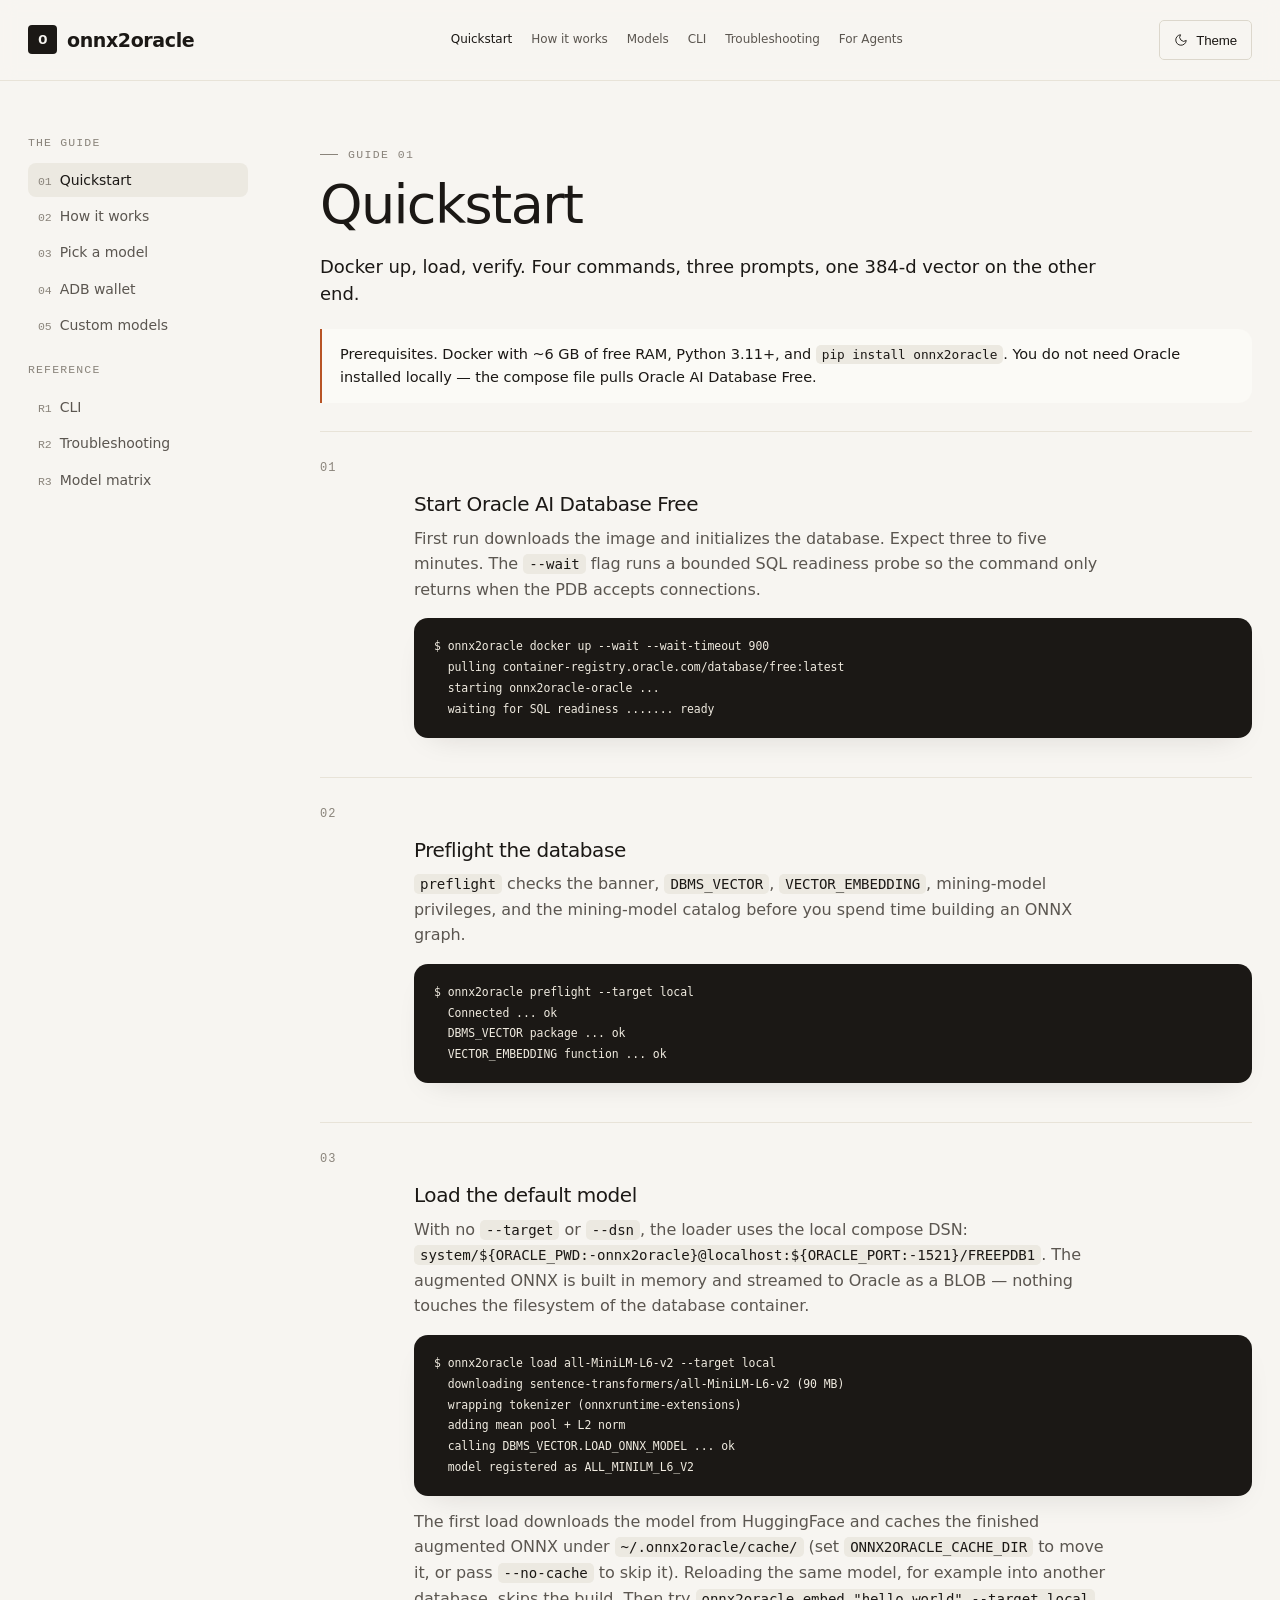
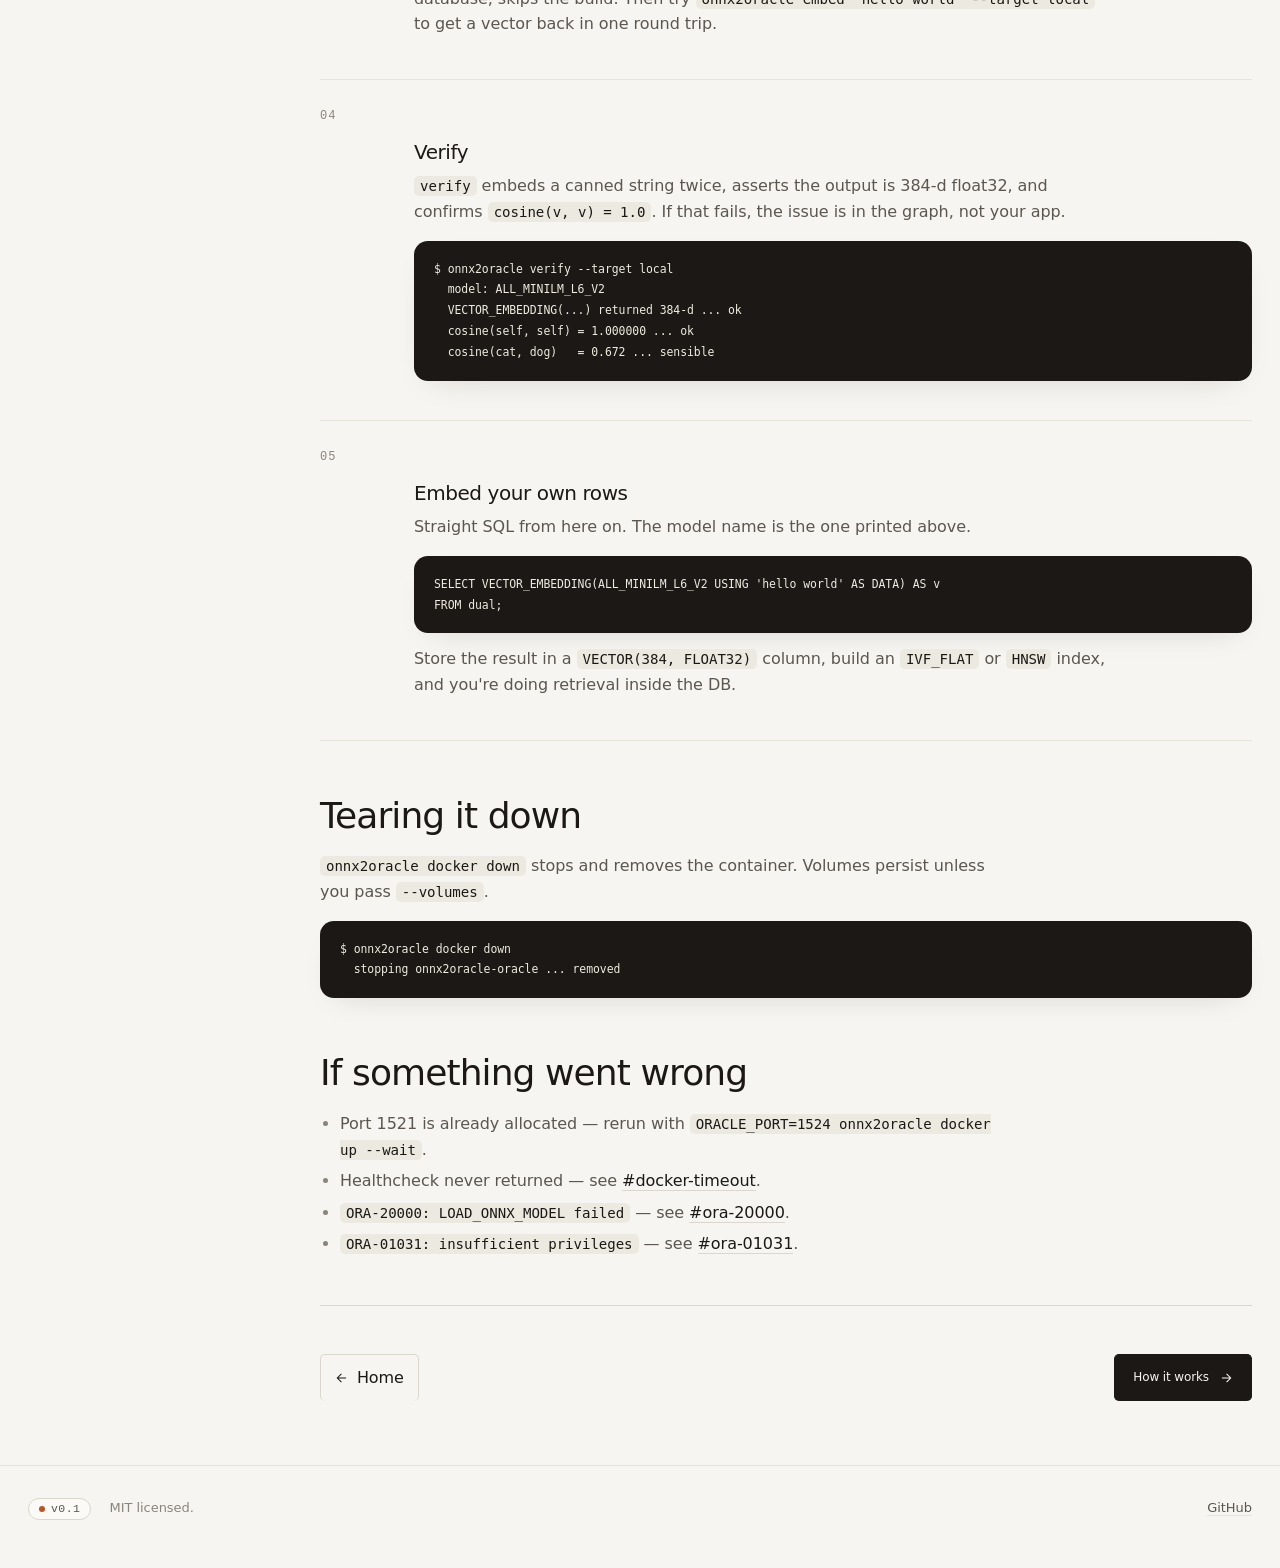
<file: docs/guide/01-quickstart.html>
<!doctype html>
<html lang="en">
<head>
<meta charset="utf-8">
<meta name="viewport" content="width=device-width, initial-scale=1">
<title>Quickstart — onnx2oracle</title>
<meta name="description" content="Docker up, load, verify — your first onnx2oracle run in four minutes.">
<link rel="stylesheet" href="../assets/style.css">
<link rel="icon" href="data:image/svg+xml,%3Csvg xmlns='http://www.w3.org/2000/svg' viewBox='0 0 32 32'%3E%3Crect width='32' height='32' rx='6' fill='%231b1815'/%3E%3Ctext x='16' y='22' font-family='monospace' font-size='16' font-weight='600' fill='%23f0ebe0' text-anchor='middle'%3Eo%3C/text%3E%3C/svg%3E">
<script src="../assets/main.js" defer></script>
</head>
<body>

<header class="topbar">
  <div class="shell topbar-inner">
    <a class="brand bare" href="../index.html">
      <span class="brand-mark">o</span>
      <span>onnx2oracle</span>
    </a>
    <nav class="nav" aria-label="Primary">
      <a href="01-quickstart.html" aria-current="page">Quickstart</a>
      <a href="02-how-it-works.html">How it works</a>
      <a href="03-models.html">Models</a>
      <a href="../reference/cli.html">CLI</a>
      <a href="../reference/troubleshooting.html">Troubleshooting</a>
      <a href="../for-agents.html">For Agents</a>
    </nav>
    <div class="topbar-tools">
      <button class="btn-ghost" data-theme-toggle aria-label="Toggle theme">
        <svg viewBox="0 0 24 24" fill="none" stroke="currentColor" stroke-width="1.6" aria-hidden="true"><path d="M21 12.8A9 9 0 1 1 11.2 3a7 7 0 0 0 9.8 9.8Z"/></svg>
        <span>Theme</span>
      </button>
    </div>
  </div>
</header>

<main class="shell doc-layout">

  <aside class="doc-side" aria-label="Guide navigation">
    <h4>The guide</h4>
    <ol>
      <li><a href="01-quickstart.html" aria-current="page"><span class="n">01</span>Quickstart</a></li>
      <li><a href="02-how-it-works.html"><span class="n">02</span>How it works</a></li>
      <li><a href="03-models.html"><span class="n">03</span>Pick a model</a></li>
      <li><a href="04-connect-to-cloud.html"><span class="n">04</span>ADB wallet</a></li>
      <li><a href="05-custom-models.html"><span class="n">05</span>Custom models</a></li>
    </ol>
    <h4 style="margin-top:22px;">Reference</h4>
    <ol>
      <li><a href="../reference/cli.html"><span class="n">R1</span>CLI</a></li>
      <li><a href="../reference/troubleshooting.html"><span class="n">R2</span>Troubleshooting</a></li>
      <li><a href="../reference/model-matrix.html"><span class="n">R3</span>Model matrix</a></li>
    </ol>
  </aside>

  <article class="doc-body">
    <div class="eyebrow">Guide 01</div>
    <h1>Quickstart</h1>
    <p class="lede">Docker up, load, verify. Four commands, three prompts, one 384-d vector on the other end.</p>

    <div class="callout">
      <strong>Prerequisites.</strong> Docker with ~6 GB of free RAM, Python 3.11+, and <code>pip install onnx2oracle</code>.
      You do not need Oracle installed locally — the compose file pulls Oracle AI Database Free.
    </div>

    <div class="steps">
      <div class="step">
        <div class="step-num">01</div>
        <div>
          <h3>Start Oracle AI Database Free</h3>
          <p>First run downloads the image and initializes the database. Expect three to five minutes. The <code>--wait</code> flag runs a bounded SQL readiness probe so the command only returns when the PDB accepts connections.</p>
          <pre><code>$ onnx2oracle docker up --wait --wait-timeout 900
  pulling container-registry.oracle.com/database/free:latest
  starting onnx2oracle-oracle ...
  waiting for SQL readiness ....... ready</code></pre>
        </div>
      </div>

      <div class="step">
        <div class="step-num">02</div>
        <div>
          <h3>Preflight the database</h3>
          <p><code>preflight</code> checks the banner, <code>DBMS_VECTOR</code>, <code>VECTOR_EMBEDDING</code>, mining-model privileges, and the mining-model catalog before you spend time building an ONNX graph.</p>
          <pre><code>$ onnx2oracle preflight --target local
  Connected ... ok
  DBMS_VECTOR package ... ok
  VECTOR_EMBEDDING function ... ok</code></pre>
        </div>
      </div>

      <div class="step">
        <div class="step-num">03</div>
        <div>
          <h3>Load the default model</h3>
          <p>With no <code>--target</code> or <code>--dsn</code>, the loader uses the local compose DSN:
            <code>system/${ORACLE_PWD:-onnx2oracle}@localhost:${ORACLE_PORT:-1521}/FREEPDB1</code>. The augmented ONNX is built in memory and
            streamed to Oracle as a BLOB — nothing touches the filesystem of the database container.</p>
          <pre><code>$ onnx2oracle load all-MiniLM-L6-v2 --target local
  downloading sentence-transformers/all-MiniLM-L6-v2 (90 MB)
  wrapping tokenizer (onnxruntime-extensions)
  adding mean pool + L2 norm
  calling DBMS_VECTOR.LOAD_ONNX_MODEL ... ok
  model registered as ALL_MINILM_L6_V2</code></pre>
          <p>The first load downloads the model from HuggingFace and caches the finished augmented ONNX under <code>~/.onnx2oracle/cache/</code> (set <code>ONNX2ORACLE_CACHE_DIR</code> to move it, or pass <code>--no-cache</code> to skip it). Reloading the same model, for example into another database, skips the build. Then try <code>onnx2oracle embed "hello world" --target local</code> to get a vector back in one round trip.</p>
        </div>
      </div>

      <div class="step">
        <div class="step-num">04</div>
        <div>
          <h3>Verify</h3>
          <p><code>verify</code> embeds a canned string twice, asserts the output is 384-d float32, and confirms
            <code>cosine(v, v) = 1.0</code>. If that fails, the issue is in the graph, not your app.</p>
          <pre><code>$ onnx2oracle verify --target local
  model: ALL_MINILM_L6_V2
  VECTOR_EMBEDDING(...) returned 384-d ... ok
  cosine(self, self) = 1.000000 ... ok
  cosine(cat, dog)   = 0.672 ... sensible</code></pre>
        </div>
      </div>

      <div class="step">
        <div class="step-num">05</div>
        <div>
          <h3>Embed your own rows</h3>
          <p>Straight SQL from here on. The model name is the one printed above.</p>
          <pre><code>SELECT VECTOR_EMBEDDING(ALL_MINILM_L6_V2 USING 'hello world' AS DATA) AS v
FROM dual;</code></pre>
          <p>Store the result in a <code>VECTOR(384, FLOAT32)</code> column, build an <code>IVF_FLAT</code> or <code>HNSW</code> index, and you're doing retrieval inside the DB.</p>
        </div>
      </div>
    </div>

    <h2>Tearing it down</h2>
    <p><code>onnx2oracle docker down</code> stops and removes the container. Volumes persist unless you pass <code>--volumes</code>.</p>
    <pre><code>$ onnx2oracle docker down
  stopping onnx2oracle-oracle ... removed</code></pre>

    <h2>If something went wrong</h2>
    <ul>
      <li>Port 1521 is already allocated — rerun with <code>ORACLE_PORT=1524 onnx2oracle docker up --wait</code>.</li>
      <li>Healthcheck never returned — see <a href="../reference/troubleshooting.html#docker-timeout">#docker-timeout</a>.</li>
      <li><code>ORA-20000: LOAD_ONNX_MODEL failed</code> — see <a href="../reference/troubleshooting.html#ora-20000">#ora-20000</a>.</li>
      <li><code>ORA-01031: insufficient privileges</code> — see <a href="../reference/troubleshooting.html#ora-01031">#ora-01031</a>.</li>
    </ul>

    <hr>

    <div class="row-wrap" style="justify-content:space-between;">
      <a class="btn-ghost bare" href="../index.html">
        <svg viewBox="0 0 24 24" fill="none" stroke="currentColor" stroke-width="1.8"><path d="M19 12H5M11 19l-7-7 7-7"/></svg>
        Home
      </a>
      <a class="btn bare" href="02-how-it-works.html">
        How it works
        <svg viewBox="0 0 24 24" fill="none" stroke="currentColor" stroke-width="1.8"><path d="M5 12h14M13 5l7 7-7 7"/></svg>
      </a>
    </div>
  </article>
</main>

<footer class="foot">
  <div class="shell foot-row">
    <div><span class="chip"><span class="chip-dot"></span>v0.1</span> <span style="margin-left:14px;">MIT licensed.</span></div>
    <div><a href="https://github.com/jasperan/onnx2oracle">GitHub</a></div>
  </div>
</footer>

</body>
</html>
</file>
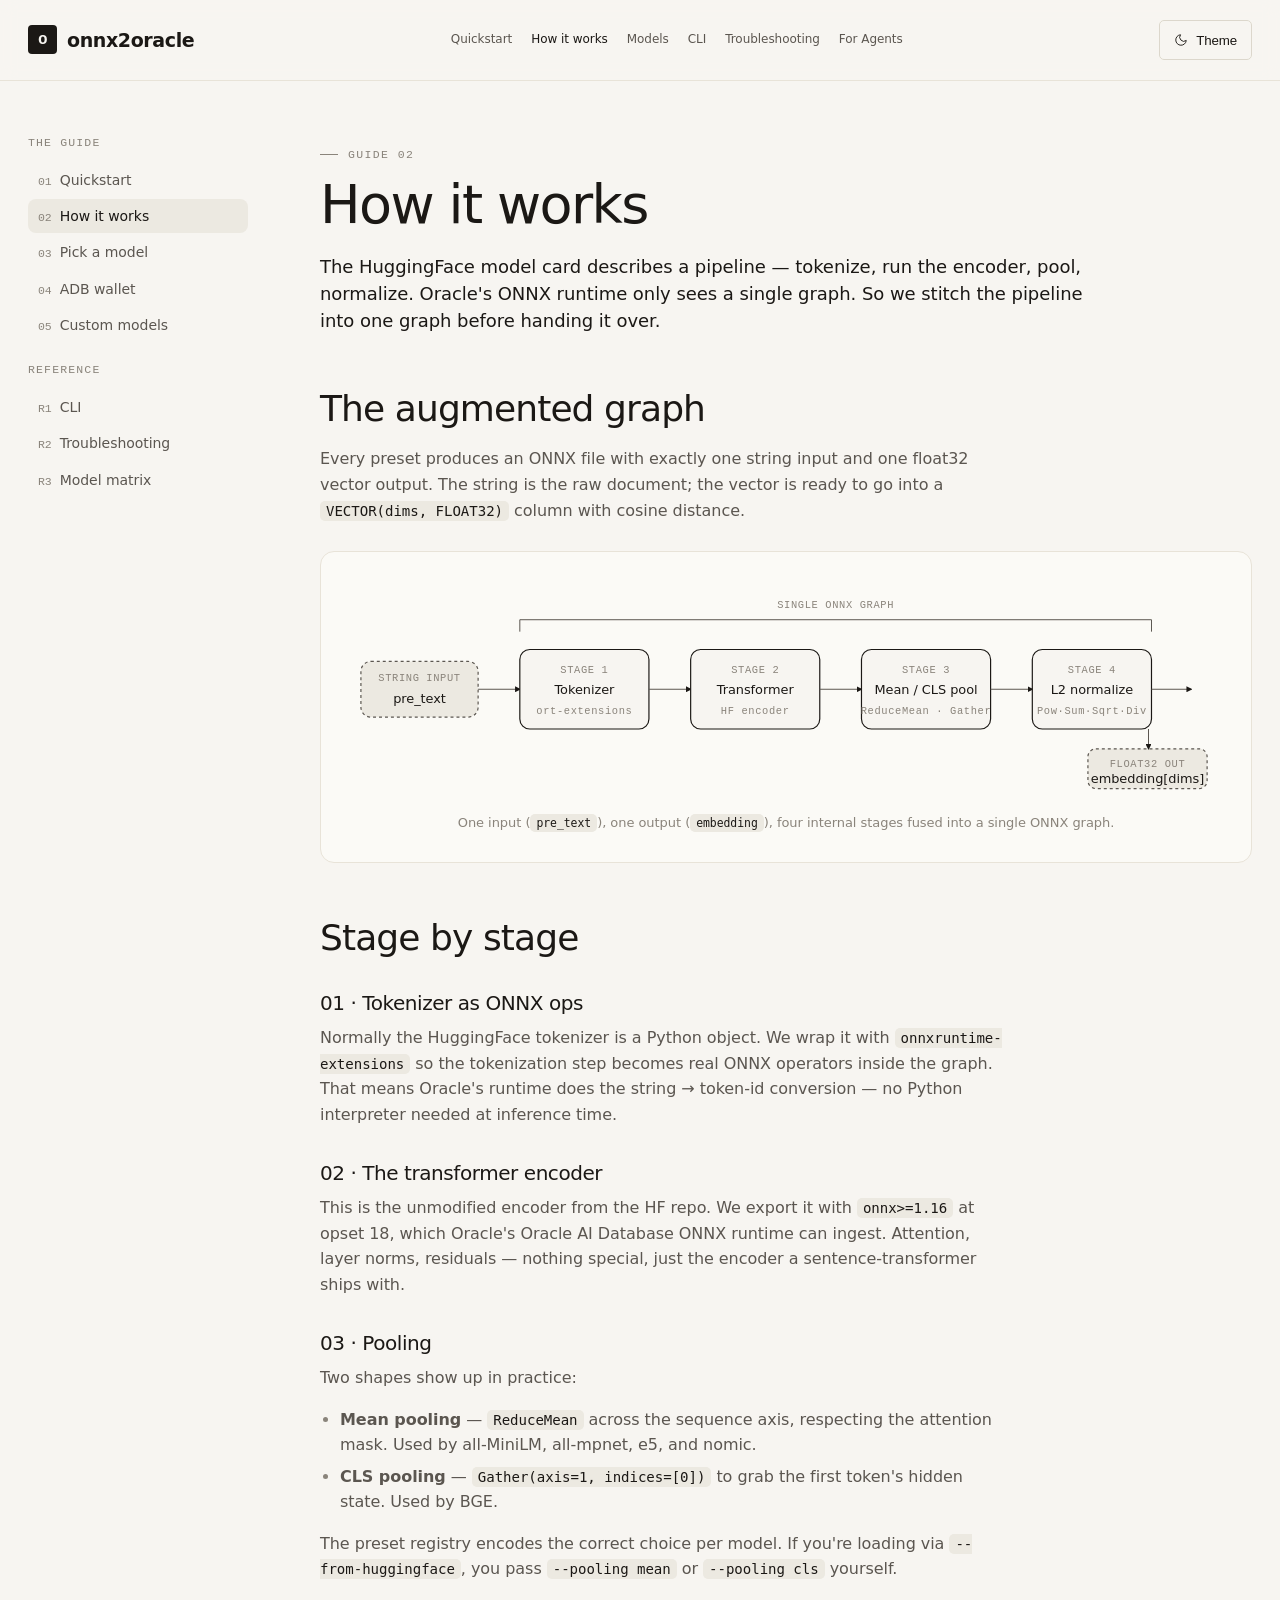
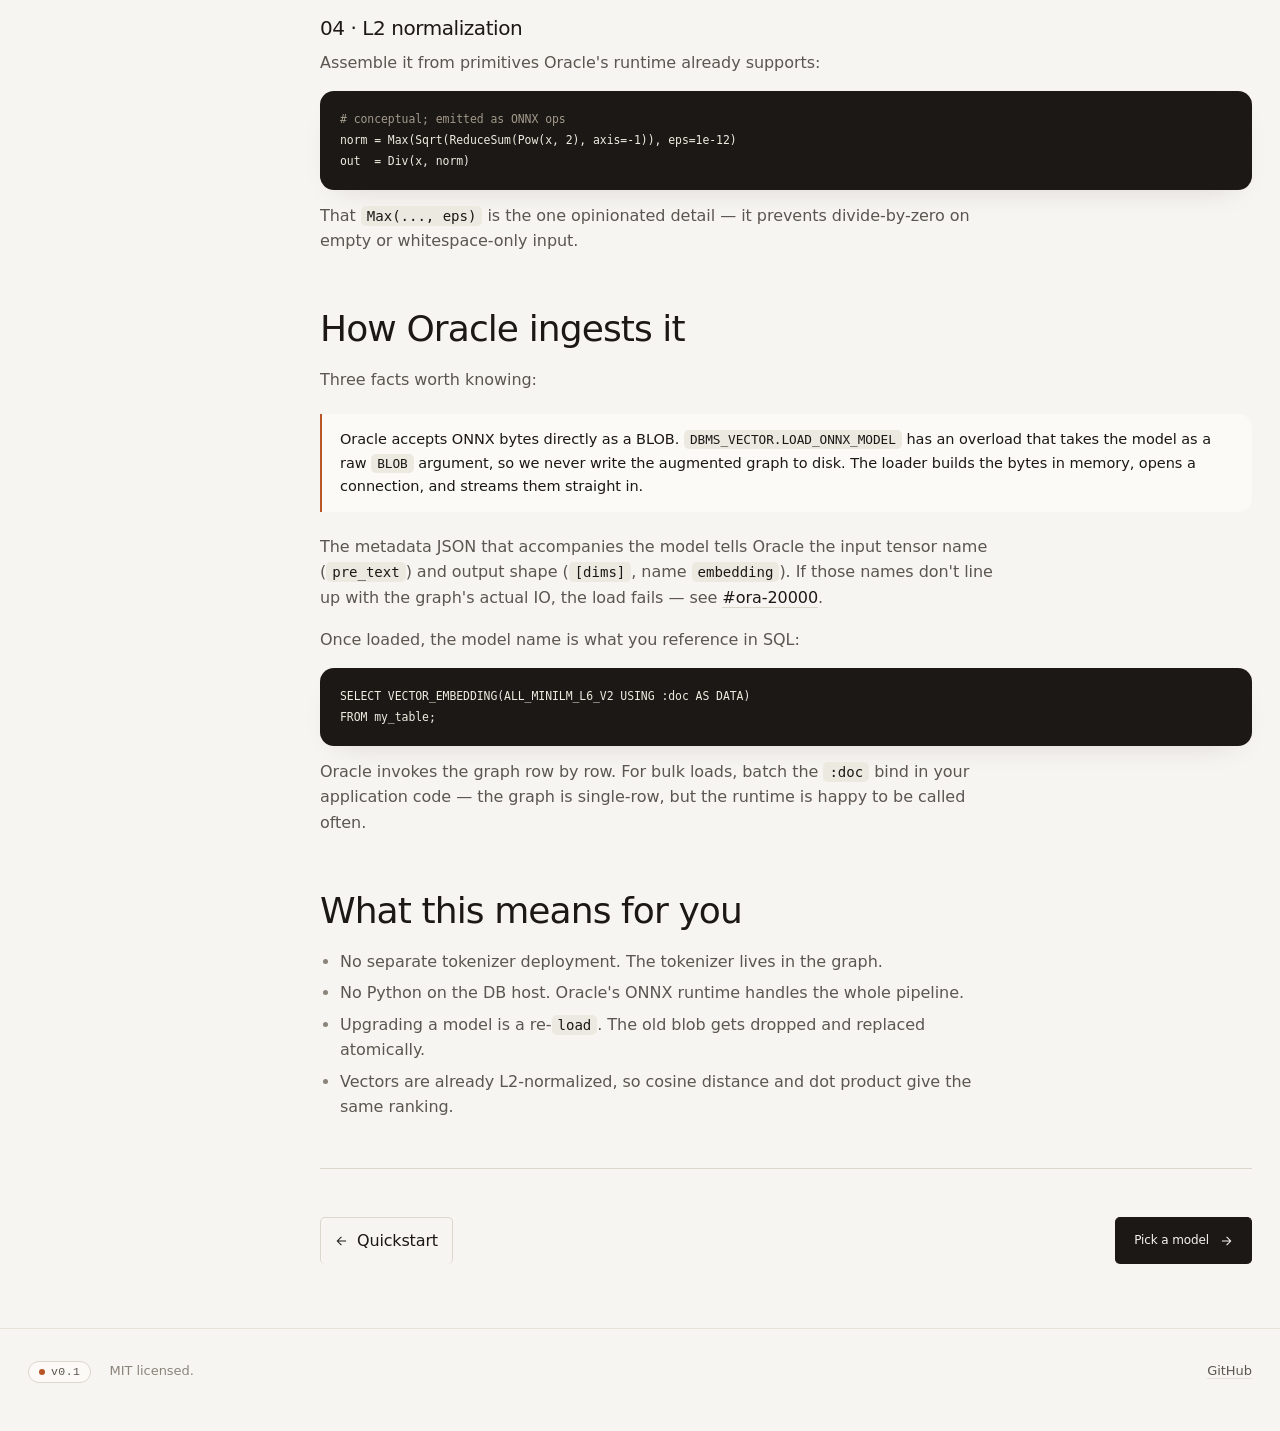
<file: docs/guide/02-how-it-works.html>
<!doctype html>
<html lang="en">
<head>
<meta charset="utf-8">
<meta name="viewport" content="width=device-width, initial-scale=1">
<title>How it works — onnx2oracle</title>
<meta name="description" content="Inside the augmented ONNX pipeline: tokenizer, pooling, L2 normalization — all in one graph.">
<link rel="stylesheet" href="../assets/style.css">
<link rel="icon" href="data:image/svg+xml,%3Csvg xmlns='http://www.w3.org/2000/svg' viewBox='0 0 32 32'%3E%3Crect width='32' height='32' rx='6' fill='%231b1815'/%3E%3Ctext x='16' y='22' font-family='monospace' font-size='16' font-weight='600' fill='%23f0ebe0' text-anchor='middle'%3Eo%3C/text%3E%3C/svg%3E">
<script src="../assets/main.js" defer></script>
</head>
<body>

<header class="topbar">
  <div class="shell topbar-inner">
    <a class="brand bare" href="../index.html"><span class="brand-mark">o</span><span>onnx2oracle</span></a>
    <nav class="nav" aria-label="Primary">
      <a href="01-quickstart.html">Quickstart</a>
      <a href="02-how-it-works.html" aria-current="page">How it works</a>
      <a href="03-models.html">Models</a>
      <a href="../reference/cli.html">CLI</a>
      <a href="../reference/troubleshooting.html">Troubleshooting</a>
      <a href="../for-agents.html">For Agents</a>
    </nav>
    <div class="topbar-tools">
      <button class="btn-ghost" data-theme-toggle aria-label="Toggle theme">
        <svg viewBox="0 0 24 24" fill="none" stroke="currentColor" stroke-width="1.6" aria-hidden="true"><path d="M21 12.8A9 9 0 1 1 11.2 3a7 7 0 0 0 9.8 9.8Z"/></svg>
        <span>Theme</span>
      </button>
    </div>
  </div>
</header>

<main class="shell doc-layout">

  <aside class="doc-side" aria-label="Guide navigation">
    <h4>The guide</h4>
    <ol>
      <li><a href="01-quickstart.html"><span class="n">01</span>Quickstart</a></li>
      <li><a href="02-how-it-works.html" aria-current="page"><span class="n">02</span>How it works</a></li>
      <li><a href="03-models.html"><span class="n">03</span>Pick a model</a></li>
      <li><a href="04-connect-to-cloud.html"><span class="n">04</span>ADB wallet</a></li>
      <li><a href="05-custom-models.html"><span class="n">05</span>Custom models</a></li>
    </ol>
    <h4 style="margin-top:22px;">Reference</h4>
    <ol>
      <li><a href="../reference/cli.html"><span class="n">R1</span>CLI</a></li>
      <li><a href="../reference/troubleshooting.html"><span class="n">R2</span>Troubleshooting</a></li>
      <li><a href="../reference/model-matrix.html"><span class="n">R3</span>Model matrix</a></li>
    </ol>
  </aside>

  <article class="doc-body">
    <div class="eyebrow">Guide 02</div>
    <h1>How it works</h1>
    <p class="lede">The HuggingFace model card describes a pipeline — tokenize, run the encoder, pool, normalize.
      Oracle's ONNX runtime only sees a single graph. So we stitch the pipeline into one graph before handing it over.</p>

    <h2>The augmented graph</h2>
    <p>Every preset produces an ONNX file with exactly one string input and one float32 vector output.
      The string is the raw document; the vector is ready to go into a <code>VECTOR(dims, FLOAT32)</code> column with cosine distance.</p>

    <div class="diagram" aria-label="Pipeline diagram: string input flows through tokenizer, transformer, pooling, L2 normalization, to a dim-length vector">
      <svg viewBox="0 0 880 220" xmlns="http://www.w3.org/2000/svg" role="img" aria-hidden="true">
        <defs>
          <marker id="ar" viewBox="0 0 10 10" refX="8" refY="5" markerWidth="6" markerHeight="6" orient="auto">
            <path d="M0 0 L10 5 L0 10 z" fill="currentColor"/>
          </marker>
          <style>
            .box { fill: var(--bg); stroke: var(--ink); stroke-width: 1.2; }
            .accent { fill: var(--accent); }
            .io { fill: var(--bg-sunk); stroke: var(--ink-muted); stroke-width: 1.2; stroke-dasharray: 3 3; }
            .lbl { fill: var(--ink); font: 520 13px/1 ui-sans-serif, system-ui, sans-serif; }
            .lbl-sm { fill: var(--ink-faint); font: 500 10.5px/1 ui-monospace, monospace; letter-spacing: 0.06em; }
            .axis { stroke: var(--ink-muted); stroke-width: 1; }
          </style>
        </defs>

        <g color="currentColor">
          <!-- input -->
          <rect class="io" x="12" y="82" width="118" height="56" rx="10"/>
          <text class="lbl-sm" x="71" y="102" text-anchor="middle">STRING INPUT</text>
          <text class="lbl" x="71" y="124" text-anchor="middle">pre_text</text>

          <line class="axis" x1="130" y1="110" x2="172" y2="110" marker-end="url(#ar)"/>

          <!-- tokenizer -->
          <rect class="box" x="172" y="70" width="130" height="80" rx="10"/>
          <text class="lbl-sm" x="237" y="94" text-anchor="middle">STAGE 1</text>
          <text class="lbl" x="237" y="115" text-anchor="middle">Tokenizer</text>
          <text class="lbl-sm" x="237" y="135" text-anchor="middle">ort-extensions</text>

          <line class="axis" x1="302" y1="110" x2="344" y2="110" marker-end="url(#ar)"/>

          <!-- transformer -->
          <rect class="box" x="344" y="70" width="130" height="80" rx="10"/>
          <text class="lbl-sm" x="409" y="94" text-anchor="middle">STAGE 2</text>
          <text class="lbl" x="409" y="115" text-anchor="middle">Transformer</text>
          <text class="lbl-sm" x="409" y="135" text-anchor="middle">HF encoder</text>

          <line class="axis" x1="474" y1="110" x2="516" y2="110" marker-end="url(#ar)"/>

          <!-- pool -->
          <rect class="box" x="516" y="70" width="130" height="80" rx="10"/>
          <text class="lbl-sm" x="581" y="94" text-anchor="middle">STAGE 3</text>
          <text class="lbl" x="581" y="115" text-anchor="middle">Mean / CLS pool</text>
          <text class="lbl-sm" x="581" y="135" text-anchor="middle">ReduceMean · Gather</text>

          <line class="axis" x1="646" y1="110" x2="688" y2="110" marker-end="url(#ar)"/>

          <!-- l2 -->
          <rect class="box" x="688" y="70" width="120" height="80" rx="10"/>
          <text class="lbl-sm" x="748" y="94" text-anchor="middle">STAGE 4</text>
          <text class="lbl" x="748" y="115" text-anchor="middle">L2 normalize</text>
          <text class="lbl-sm" x="748" y="135" text-anchor="middle">Pow·Sum·Sqrt·Div</text>

          <line class="axis" x1="808" y1="110" x2="848" y2="110" marker-end="url(#ar)"/>

          <!-- output -->
          <rect class="io" x="744" y="170" width="120" height="40" rx="8"/>
          <text class="lbl-sm" x="804" y="188" text-anchor="middle">FLOAT32 OUT</text>
          <text class="lbl" x="804" y="204" text-anchor="middle">embedding[dims]</text>
          <line class="axis" x1="805" y1="150" x2="805" y2="170" marker-end="url(#ar)"/>

          <!-- top bracket label -->
          <line class="axis" x1="172" y1="40" x2="808" y2="40"/>
          <line class="axis" x1="172" y1="40" x2="172" y2="52"/>
          <line class="axis" x1="808" y1="40" x2="808" y2="52"/>
          <text class="lbl-sm accent" x="490" y="28" text-anchor="middle" fill="currentColor">SINGLE ONNX GRAPH</text>
        </g>
      </svg>
      <div class="diagram-caption">One input (<code>pre_text</code>), one output (<code>embedding</code>), four internal stages fused into a single ONNX graph.</div>
    </div>

    <h2>Stage by stage</h2>

    <h3>01 · Tokenizer as ONNX ops</h3>
    <p>Normally the HuggingFace tokenizer is a Python object. We wrap it with <code>onnxruntime-extensions</code> so the tokenization step becomes real ONNX operators inside the graph. That means Oracle's runtime does the string → token-id conversion — no Python interpreter needed at inference time.</p>

    <h3>02 · The transformer encoder</h3>
    <p>This is the unmodified encoder from the HF repo. We export it with <code>onnx>=1.16</code> at opset 18, which Oracle's Oracle AI Database ONNX runtime can ingest. Attention, layer norms, residuals — nothing special, just the encoder a sentence-transformer ships with.</p>

    <h3>03 · Pooling</h3>
    <p>Two shapes show up in practice:</p>
    <ul>
      <li><strong>Mean pooling</strong> — <code>ReduceMean</code> across the sequence axis, respecting the attention mask. Used by all-MiniLM, all-mpnet, e5, and nomic.</li>
      <li><strong>CLS pooling</strong> — <code>Gather(axis=1, indices=[0])</code> to grab the first token's hidden state. Used by BGE.</li>
    </ul>
    <p>The preset registry encodes the correct choice per model. If you're loading via <code>--from-huggingface</code>, you pass <code>--pooling mean</code> or <code>--pooling cls</code> yourself.</p>

    <h3>04 · L2 normalization</h3>
    <p>Assemble it from primitives Oracle's runtime already supports:</p>
    <pre><code><span class="c"># conceptual; emitted as ONNX ops</span>
norm = Max(Sqrt(ReduceSum(Pow(x, 2), axis=-1)), eps=1e-12)
out  = Div(x, norm)</code></pre>
    <p>That <code>Max(..., eps)</code> is the one opinionated detail — it prevents divide-by-zero on empty or whitespace-only input.</p>

    <h2>How Oracle ingests it</h2>
    <p>Three facts worth knowing:</p>

    <div class="callout">
      <strong>Oracle accepts ONNX bytes directly as a BLOB.</strong>
      <code>DBMS_VECTOR.LOAD_ONNX_MODEL</code> has an overload that takes the model as a raw <code>BLOB</code> argument, so we never write the augmented graph to disk.
      The loader builds the bytes in memory, opens a connection, and streams them straight in.
    </div>

    <p>The metadata JSON that accompanies the model tells Oracle the input tensor name (<code>pre_text</code>) and output shape (<code>[dims]</code>, name <code>embedding</code>). If those names don't line up with the graph's actual IO, the load fails — see <a href="../reference/troubleshooting.html#ora-20000">#ora-20000</a>.</p>

    <p>Once loaded, the model name is what you reference in SQL:</p>
    <pre><code>SELECT VECTOR_EMBEDDING(ALL_MINILM_L6_V2 USING :doc AS DATA)
FROM my_table;</code></pre>

    <p>Oracle invokes the graph row by row. For bulk loads, batch the <code>:doc</code> bind in your application code — the graph is single-row, but the runtime is happy to be called often.</p>

    <h2>What this means for you</h2>
    <ul>
      <li>No separate tokenizer deployment. The tokenizer lives in the graph.</li>
      <li>No Python on the DB host. Oracle's ONNX runtime handles the whole pipeline.</li>
      <li>Upgrading a model is a re-<code>load</code>. The old blob gets dropped and replaced atomically.</li>
      <li>Vectors are already L2-normalized, so cosine distance and dot product give the same ranking.</li>
    </ul>

    <hr>
    <div class="row-wrap" style="justify-content:space-between;">
      <a class="btn-ghost bare" href="01-quickstart.html">
        <svg viewBox="0 0 24 24" fill="none" stroke="currentColor" stroke-width="1.8"><path d="M19 12H5M11 19l-7-7 7-7"/></svg>
        Quickstart
      </a>
      <a class="btn bare" href="03-models.html">
        Pick a model
        <svg viewBox="0 0 24 24" fill="none" stroke="currentColor" stroke-width="1.8"><path d="M5 12h14M13 5l7 7-7 7"/></svg>
      </a>
    </div>
  </article>
</main>

<footer class="foot">
  <div class="shell foot-row">
    <div><span class="chip"><span class="chip-dot"></span>v0.1</span> <span style="margin-left:14px;">MIT licensed.</span></div>
    <div><a href="https://github.com/jasperan/onnx2oracle">GitHub</a></div>
  </div>
</footer>

</body>
</html>
</file>
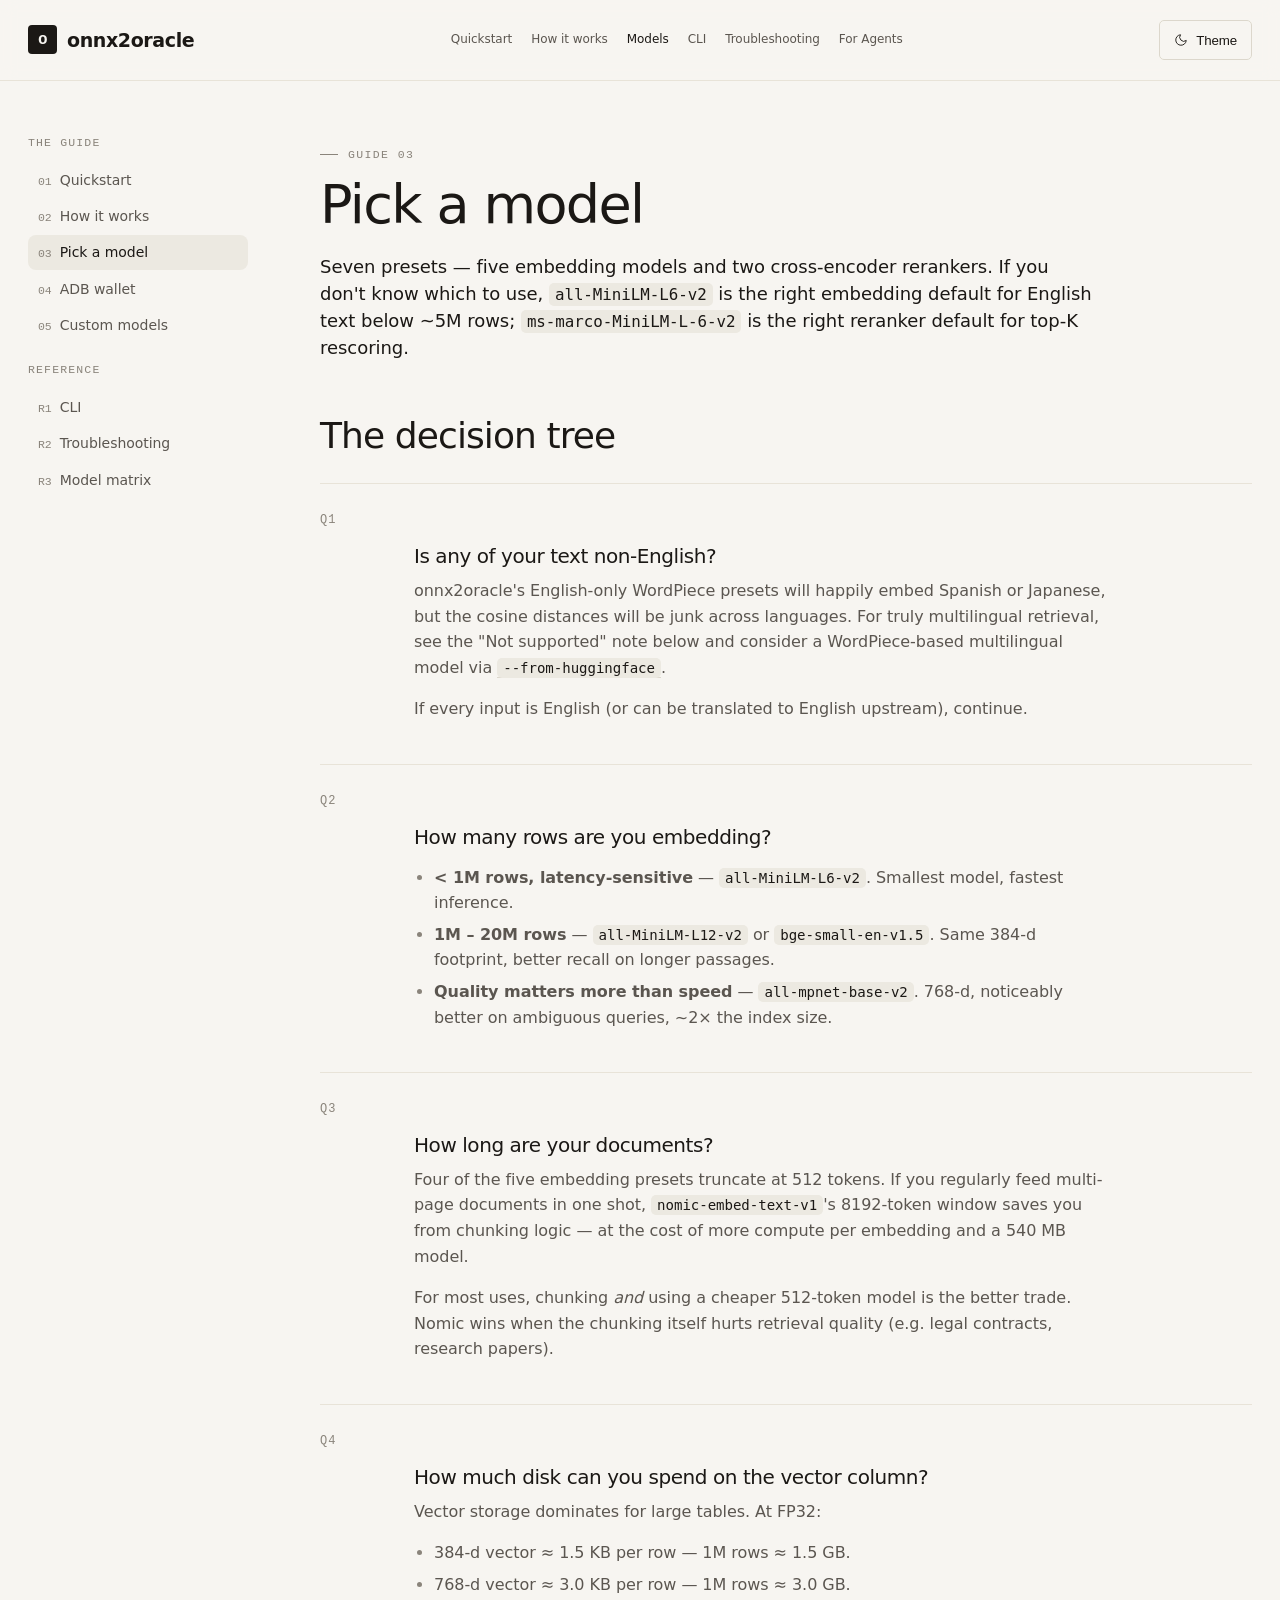
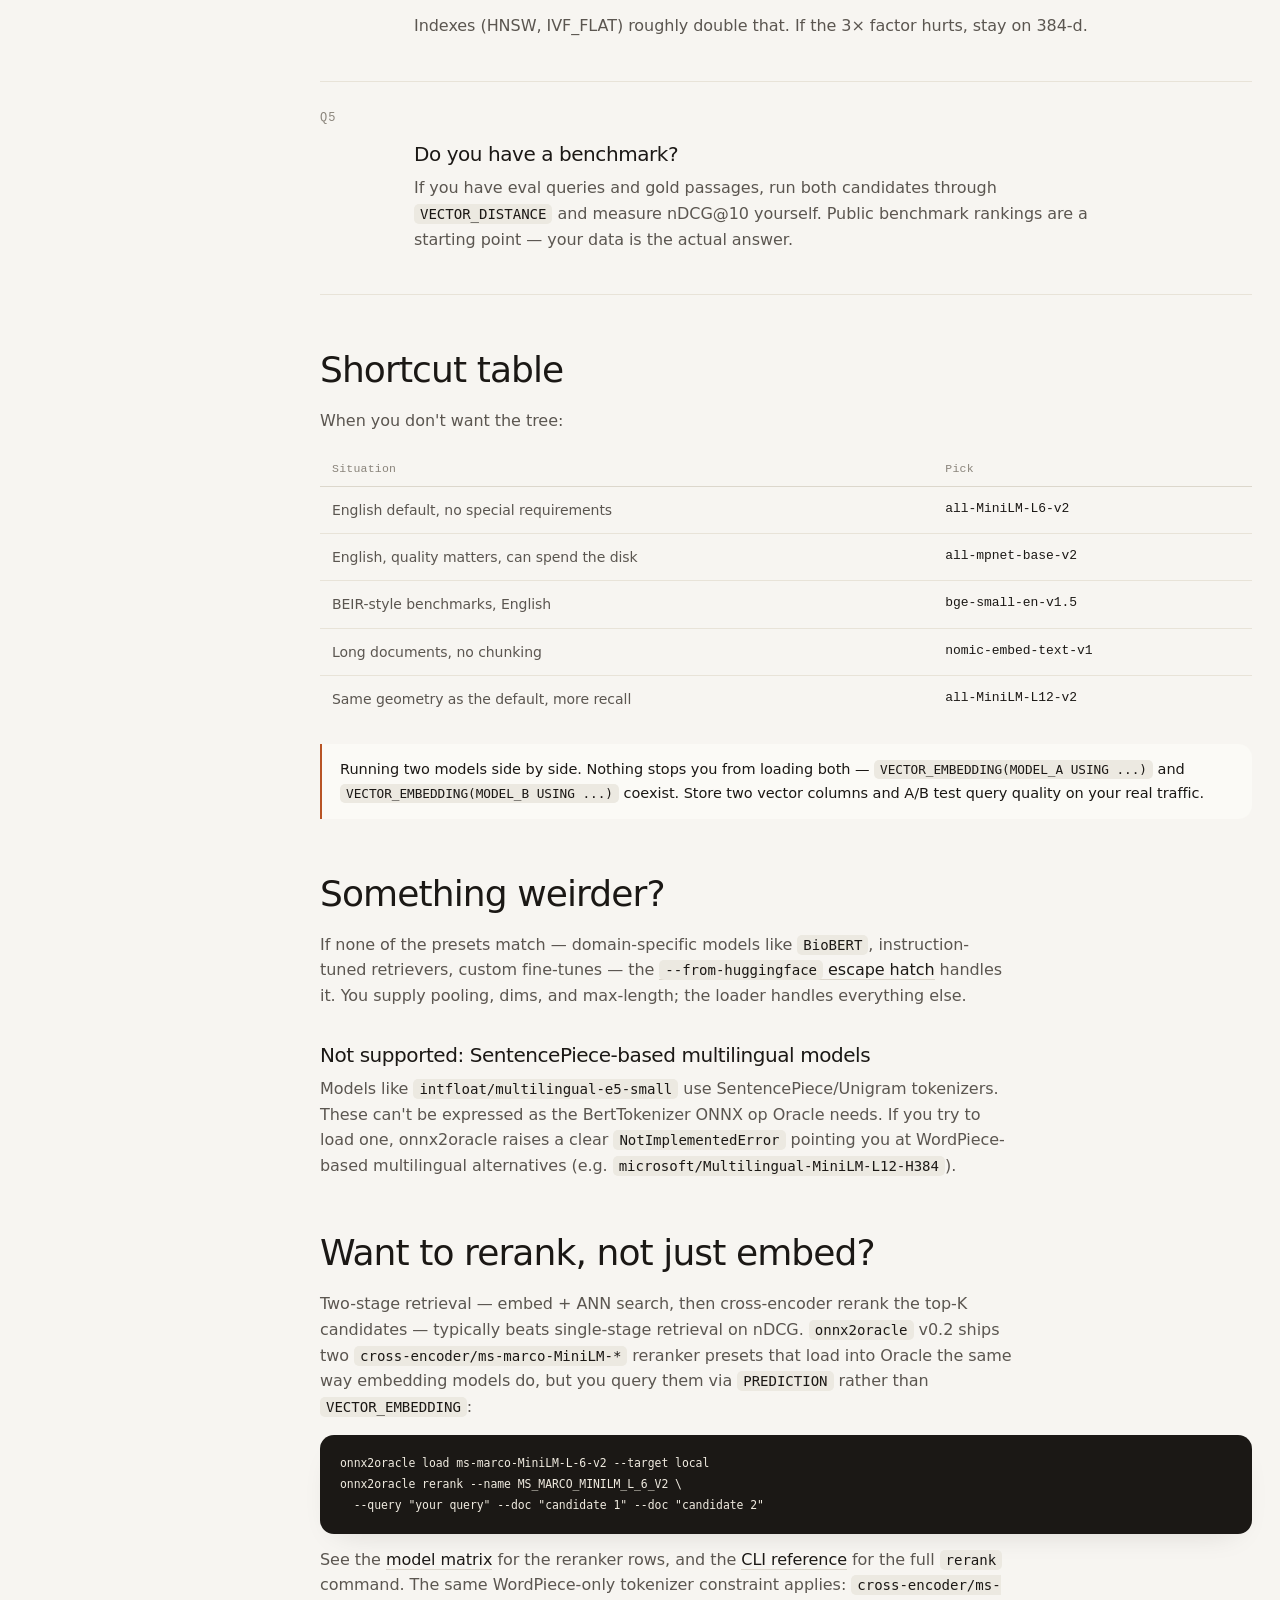
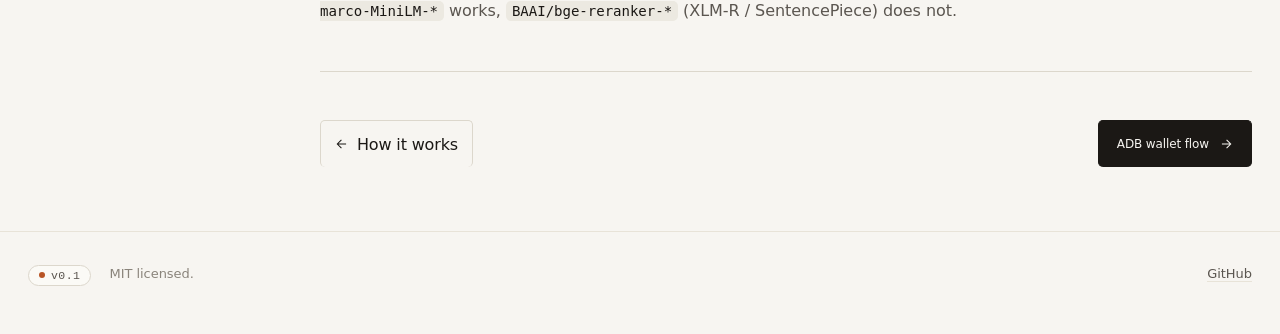
<file: docs/guide/03-models.html>
<!doctype html>
<html lang="en">
<head>
<meta charset="utf-8">
<meta name="viewport" content="width=device-width, initial-scale=1">
<title>Pick a model — onnx2oracle</title>
<meta name="description" content="Decision tree across the embedding + reranker presets: English vs. multilingual, 384 vs. 768, speed vs. recall, embed vs. rerank.">
<link rel="stylesheet" href="../assets/style.css">
<link rel="icon" href="data:image/svg+xml,%3Csvg xmlns='http://www.w3.org/2000/svg' viewBox='0 0 32 32'%3E%3Crect width='32' height='32' rx='6' fill='%231b1815'/%3E%3Ctext x='16' y='22' font-family='monospace' font-size='16' font-weight='600' fill='%23f0ebe0' text-anchor='middle'%3Eo%3C/text%3E%3C/svg%3E">
<script src="../assets/main.js" defer></script>
</head>
<body>

<header class="topbar">
  <div class="shell topbar-inner">
    <a class="brand bare" href="../index.html"><span class="brand-mark">o</span><span>onnx2oracle</span></a>
    <nav class="nav" aria-label="Primary">
      <a href="01-quickstart.html">Quickstart</a>
      <a href="02-how-it-works.html">How it works</a>
      <a href="03-models.html" aria-current="page">Models</a>
      <a href="../reference/cli.html">CLI</a>
      <a href="../reference/troubleshooting.html">Troubleshooting</a>
      <a href="../for-agents.html">For Agents</a>
    </nav>
    <div class="topbar-tools">
      <button class="btn-ghost" data-theme-toggle aria-label="Toggle theme">
        <svg viewBox="0 0 24 24" fill="none" stroke="currentColor" stroke-width="1.6" aria-hidden="true"><path d="M21 12.8A9 9 0 1 1 11.2 3a7 7 0 0 0 9.8 9.8Z"/></svg>
        <span>Theme</span>
      </button>
    </div>
  </div>
</header>

<main class="shell doc-layout">

  <aside class="doc-side" aria-label="Guide navigation">
    <h4>The guide</h4>
    <ol>
      <li><a href="01-quickstart.html"><span class="n">01</span>Quickstart</a></li>
      <li><a href="02-how-it-works.html"><span class="n">02</span>How it works</a></li>
      <li><a href="03-models.html" aria-current="page"><span class="n">03</span>Pick a model</a></li>
      <li><a href="04-connect-to-cloud.html"><span class="n">04</span>ADB wallet</a></li>
      <li><a href="05-custom-models.html"><span class="n">05</span>Custom models</a></li>
    </ol>
    <h4 style="margin-top:22px;">Reference</h4>
    <ol>
      <li><a href="../reference/cli.html"><span class="n">R1</span>CLI</a></li>
      <li><a href="../reference/troubleshooting.html"><span class="n">R2</span>Troubleshooting</a></li>
      <li><a href="../reference/model-matrix.html"><span class="n">R3</span>Model matrix</a></li>
    </ol>
  </aside>

  <article class="doc-body">
    <div class="eyebrow">Guide 03</div>
    <h1>Pick a model</h1>
    <p class="lede">Seven presets — five embedding models and two cross-encoder rerankers. If you don't know which to use, <code>all-MiniLM-L6-v2</code> is the right embedding default for English text below ~5M rows; <code>ms-marco-MiniLM-L-6-v2</code> is the right reranker default for top-K rescoring.</p>

    <h2>The decision tree</h2>

    <div class="steps">
      <div class="step">
        <div class="step-num">Q1</div>
        <div>
          <h3>Is any of your text non-English?</h3>
          <p>onnx2oracle's English-only WordPiece presets will happily embed Spanish or Japanese, but the cosine distances will be junk across languages. For truly multilingual retrieval, see the "Not supported" note below and consider a WordPiece-based multilingual model via <a href="05-custom-models.html"><code>--from-huggingface</code></a>.</p>
          <p>If every input is English (or can be translated to English upstream), continue.</p>
        </div>
      </div>

      <div class="step">
        <div class="step-num">Q2</div>
        <div>
          <h3>How many rows are you embedding?</h3>
          <ul>
            <li><strong>&lt; 1M rows, latency-sensitive</strong> — <code>all-MiniLM-L6-v2</code>. Smallest model, fastest inference.</li>
            <li><strong>1M – 20M rows</strong> — <code>all-MiniLM-L12-v2</code> or <code>bge-small-en-v1.5</code>. Same 384-d footprint, better recall on longer passages.</li>
            <li><strong>Quality matters more than speed</strong> — <code>all-mpnet-base-v2</code>. 768-d, noticeably better on ambiguous queries, ~2× the index size.</li>
          </ul>
        </div>
      </div>

      <div class="step">
        <div class="step-num">Q3</div>
        <div>
          <h3>How long are your documents?</h3>
          <p>Four of the five embedding presets truncate at 512 tokens. If you regularly feed multi-page documents in one shot, <code>nomic-embed-text-v1</code>'s 8192-token window saves you from chunking logic — at the cost of more compute per embedding and a 540 MB model.</p>
          <p>For most uses, chunking <em>and</em> using a cheaper 512-token model is the better trade. Nomic wins when the chunking itself hurts retrieval quality (e.g. legal contracts, research papers).</p>
        </div>
      </div>

      <div class="step">
        <div class="step-num">Q4</div>
        <div>
          <h3>How much disk can you spend on the vector column?</h3>
          <p>Vector storage dominates for large tables. At FP32:</p>
          <ul>
            <li>384-d vector ≈ 1.5 KB per row — 1M rows ≈ 1.5 GB.</li>
            <li>768-d vector ≈ 3.0 KB per row — 1M rows ≈ 3.0 GB.</li>
          </ul>
          <p>Indexes (HNSW, IVF_FLAT) roughly double that. If the 3× factor hurts, stay on 384-d.</p>
        </div>
      </div>

      <div class="step">
        <div class="step-num">Q5</div>
        <div>
          <h3>Do you have a benchmark?</h3>
          <p>If you have eval queries and gold passages, run both candidates through <code>VECTOR_DISTANCE</code> and measure nDCG@10 yourself. Public benchmark rankings are a starting point — your data is the actual answer.</p>
        </div>
      </div>
    </div>

    <h2>Shortcut table</h2>
    <p>When you don't want the tree:</p>
    <table>
      <thead>
        <tr><th>Situation</th><th>Pick</th></tr>
      </thead>
      <tbody>
        <tr><td>English default, no special requirements</td><td class="mono">all-MiniLM-L6-v2</td></tr>
        <tr><td>English, quality matters, can spend the disk</td><td class="mono">all-mpnet-base-v2</td></tr>
        <tr><td>BEIR-style benchmarks, English</td><td class="mono">bge-small-en-v1.5</td></tr>
        <tr><td>Long documents, no chunking</td><td class="mono">nomic-embed-text-v1</td></tr>
        <tr><td>Same geometry as the default, more recall</td><td class="mono">all-MiniLM-L12-v2</td></tr>
      </tbody>
    </table>

    <div class="callout">
      <strong>Running two models side by side.</strong> Nothing stops you from loading both — <code>VECTOR_EMBEDDING(MODEL_A USING ...)</code> and <code>VECTOR_EMBEDDING(MODEL_B USING ...)</code> coexist. Store two vector columns and A/B test query quality on your real traffic.
    </div>

    <h2>Something weirder?</h2>
    <p>If none of the presets match — domain-specific models like <code>BioBERT</code>, instruction-tuned retrievers, custom fine-tunes — the <a href="05-custom-models.html"><code>--from-huggingface</code> escape hatch</a> handles it. You supply pooling, dims, and max-length; the loader handles everything else.</p>

    <h3>Not supported: SentencePiece-based multilingual models</h3>
    <p>Models like <code>intfloat/multilingual-e5-small</code> use SentencePiece/Unigram tokenizers. These can't be expressed as the BertTokenizer ONNX op Oracle needs. If you try to load one, onnx2oracle raises a clear <code>NotImplementedError</code> pointing you at WordPiece-based multilingual alternatives (e.g. <code>microsoft/Multilingual-MiniLM-L12-H384</code>).</p>

    <h2>Want to rerank, not just embed?</h2>
    <p>Two-stage retrieval — embed + ANN search, then cross-encoder rerank the top-K candidates — typically beats single-stage retrieval on nDCG. <code>onnx2oracle</code> v0.2 ships two <code>cross-encoder/ms-marco-MiniLM-*</code> reranker presets that load into Oracle the same way embedding models do, but you query them via <code>PREDICTION</code> rather than <code>VECTOR_EMBEDDING</code>:</p>
    <pre><code>onnx2oracle load ms-marco-MiniLM-L-6-v2 --target local
onnx2oracle rerank --name MS_MARCO_MINILM_L_6_V2 \
  --query "your query" --doc "candidate 1" --doc "candidate 2"</code></pre>
    <p>See the <a href="../reference/model-matrix.html">model matrix</a> for the reranker rows, and the <a href="../reference/cli.html#rerank">CLI reference</a> for the full <code>rerank</code> command. The same WordPiece-only tokenizer constraint applies: <code>cross-encoder/ms-marco-MiniLM-*</code> works, <code>BAAI/bge-reranker-*</code> (XLM-R / SentencePiece) does not.</p>

    <hr>
    <div class="row-wrap" style="justify-content:space-between;">
      <a class="btn-ghost bare" href="02-how-it-works.html">
        <svg viewBox="0 0 24 24" fill="none" stroke="currentColor" stroke-width="1.8"><path d="M19 12H5M11 19l-7-7 7-7"/></svg>
        How it works
      </a>
      <a class="btn bare" href="04-connect-to-cloud.html">
        ADB wallet flow
        <svg viewBox="0 0 24 24" fill="none" stroke="currentColor" stroke-width="1.8"><path d="M5 12h14M13 5l7 7-7 7"/></svg>
      </a>
    </div>
  </article>
</main>

<footer class="foot">
  <div class="shell foot-row">
    <div><span class="chip"><span class="chip-dot"></span>v0.1</span> <span style="margin-left:14px;">MIT licensed.</span></div>
    <div><a href="https://github.com/jasperan/onnx2oracle">GitHub</a></div>
  </div>
</footer>

</body>
</html>
</file>
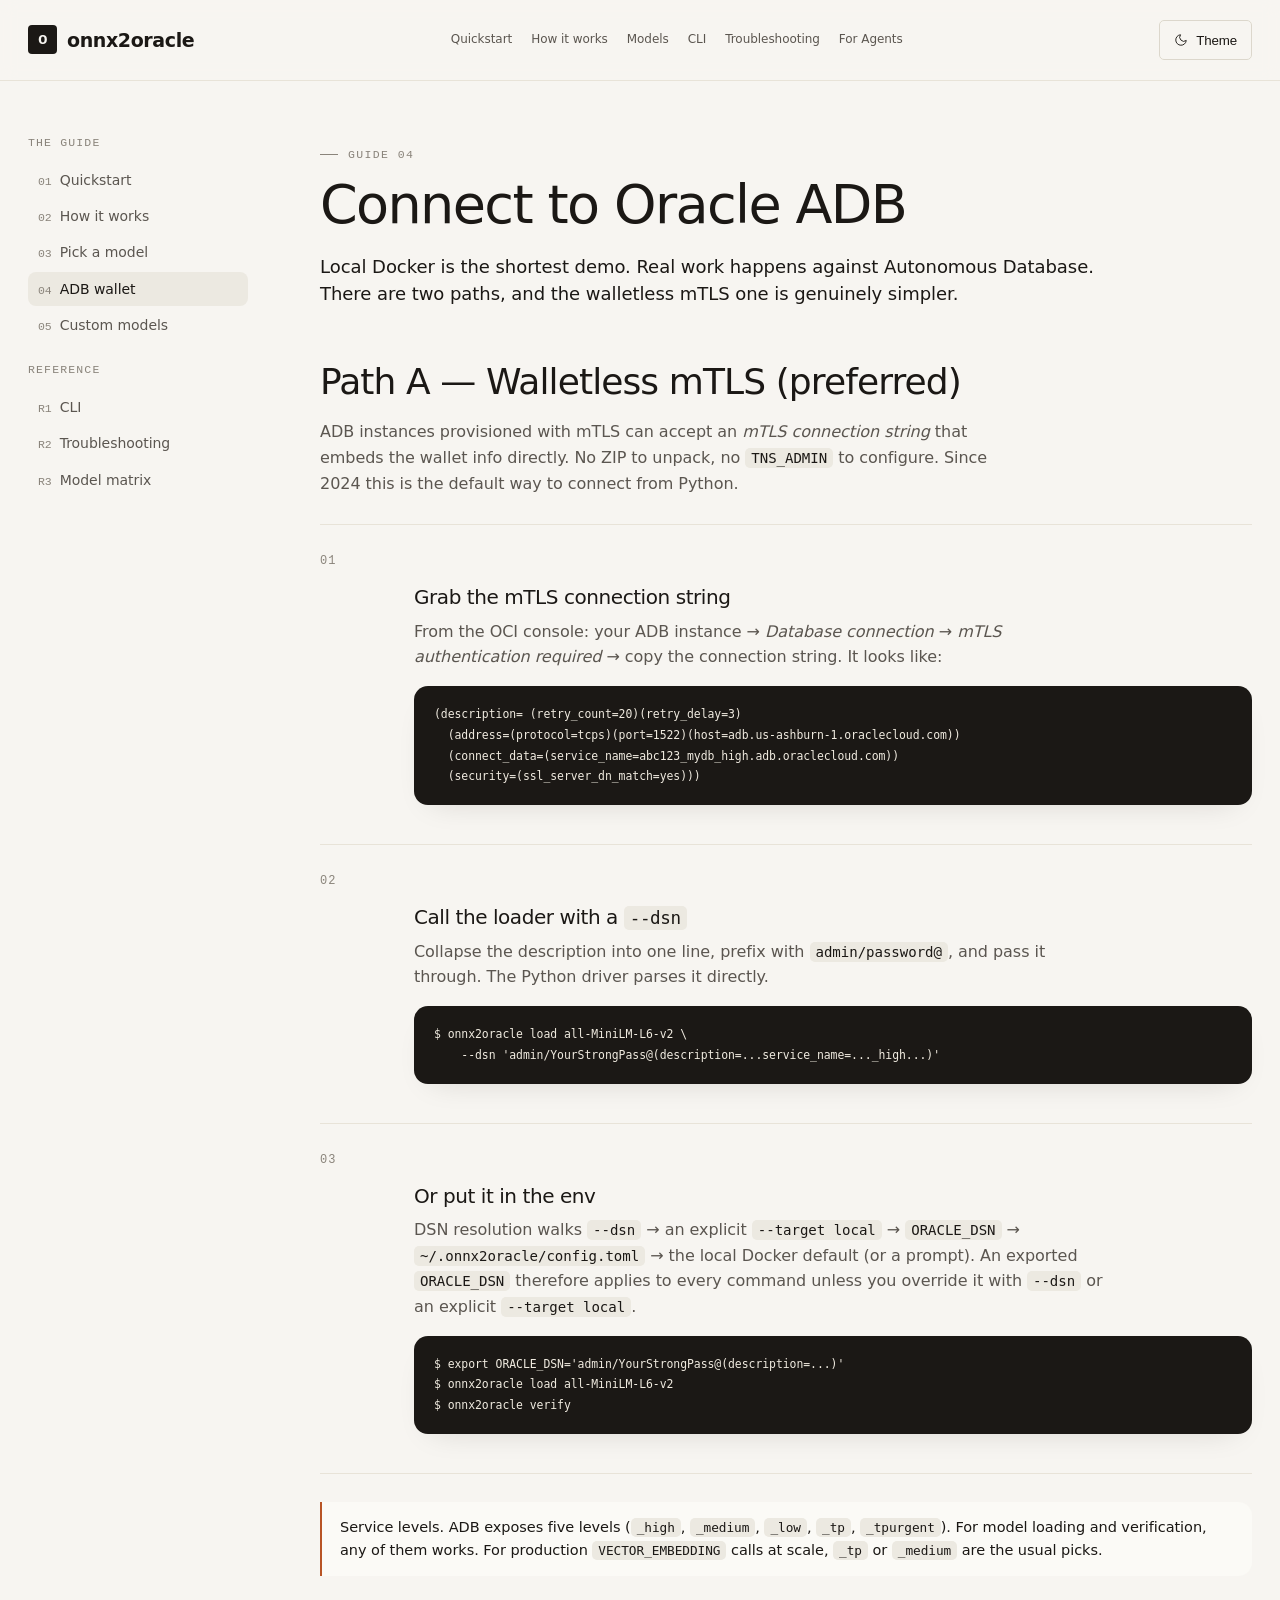
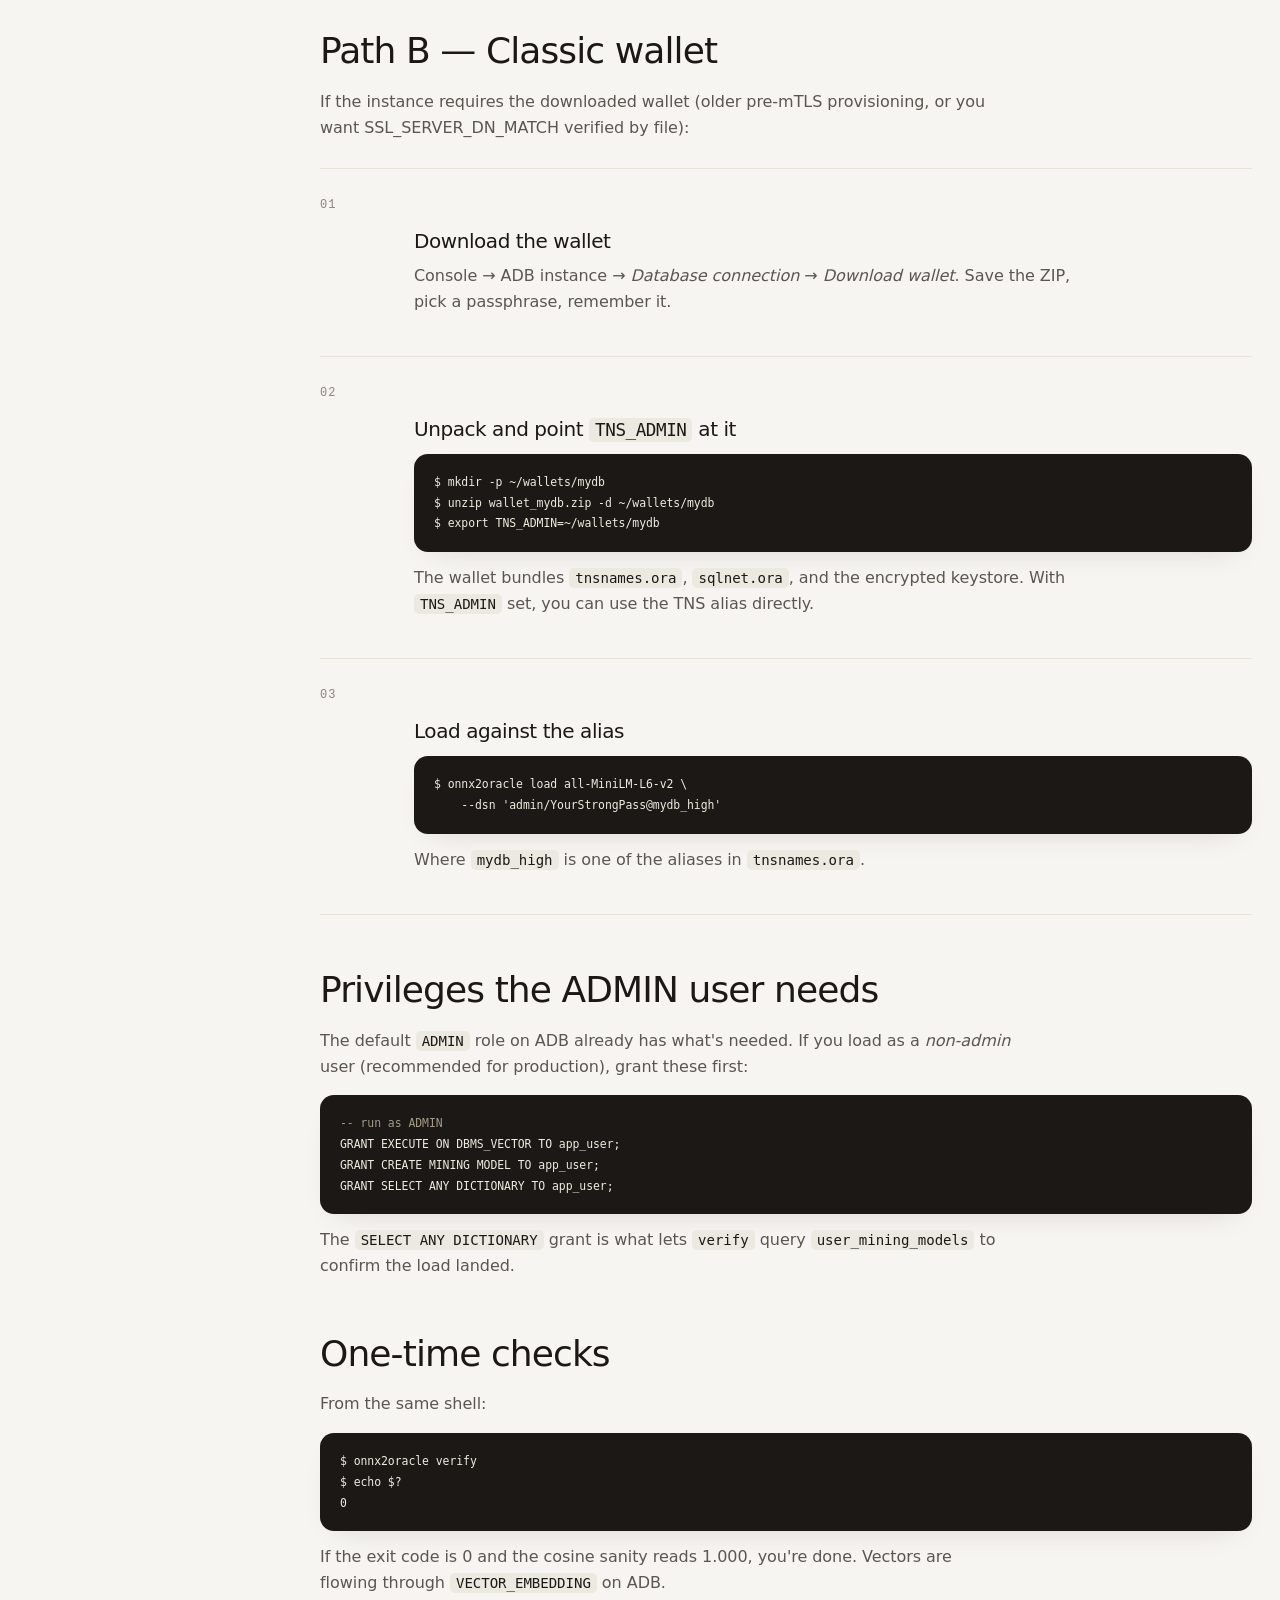
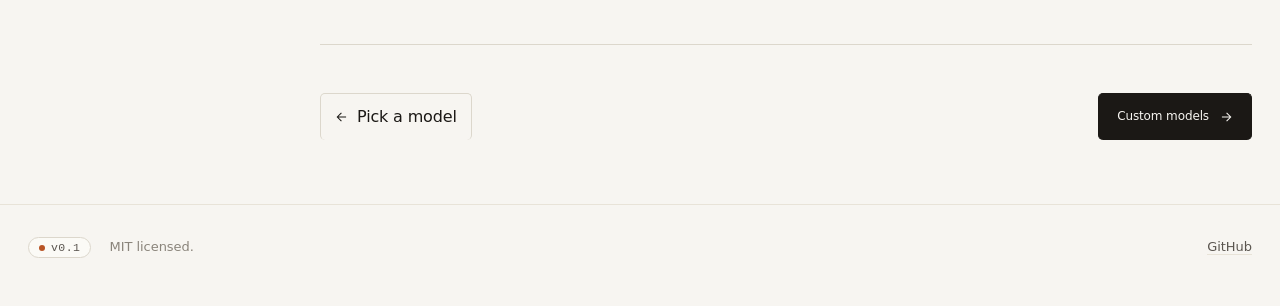
<file: docs/guide/04-connect-to-cloud.html>
<!doctype html>
<html lang="en">
<head>
<meta charset="utf-8">
<meta name="viewport" content="width=device-width, initial-scale=1">
<title>Connect to Autonomous Database — onnx2oracle</title>
<meta name="description" content="Point the loader at Oracle ADB. Walletless mTLS is the short path; classic wallet still works.">
<link rel="stylesheet" href="../assets/style.css">
<link rel="icon" href="data:image/svg+xml,%3Csvg xmlns='http://www.w3.org/2000/svg' viewBox='0 0 32 32'%3E%3Crect width='32' height='32' rx='6' fill='%231b1815'/%3E%3Ctext x='16' y='22' font-family='monospace' font-size='16' font-weight='600' fill='%23f0ebe0' text-anchor='middle'%3Eo%3C/text%3E%3C/svg%3E">
<script src="../assets/main.js" defer></script>
</head>
<body>

<header class="topbar">
  <div class="shell topbar-inner">
    <a class="brand bare" href="../index.html"><span class="brand-mark">o</span><span>onnx2oracle</span></a>
    <nav class="nav" aria-label="Primary">
      <a href="01-quickstart.html">Quickstart</a>
      <a href="02-how-it-works.html">How it works</a>
      <a href="03-models.html">Models</a>
      <a href="../reference/cli.html">CLI</a>
      <a href="../reference/troubleshooting.html">Troubleshooting</a>
      <a href="../for-agents.html">For Agents</a>
    </nav>
    <div class="topbar-tools">
      <button class="btn-ghost" data-theme-toggle aria-label="Toggle theme">
        <svg viewBox="0 0 24 24" fill="none" stroke="currentColor" stroke-width="1.6" aria-hidden="true"><path d="M21 12.8A9 9 0 1 1 11.2 3a7 7 0 0 0 9.8 9.8Z"/></svg>
        <span>Theme</span>
      </button>
    </div>
  </div>
</header>

<main class="shell doc-layout">

  <aside class="doc-side" aria-label="Guide navigation">
    <h4>The guide</h4>
    <ol>
      <li><a href="01-quickstart.html"><span class="n">01</span>Quickstart</a></li>
      <li><a href="02-how-it-works.html"><span class="n">02</span>How it works</a></li>
      <li><a href="03-models.html"><span class="n">03</span>Pick a model</a></li>
      <li><a href="04-connect-to-cloud.html" aria-current="page"><span class="n">04</span>ADB wallet</a></li>
      <li><a href="05-custom-models.html"><span class="n">05</span>Custom models</a></li>
    </ol>
    <h4 style="margin-top:22px;">Reference</h4>
    <ol>
      <li><a href="../reference/cli.html"><span class="n">R1</span>CLI</a></li>
      <li><a href="../reference/troubleshooting.html"><span class="n">R2</span>Troubleshooting</a></li>
      <li><a href="../reference/model-matrix.html"><span class="n">R3</span>Model matrix</a></li>
    </ol>
  </aside>

  <article class="doc-body">
    <div class="eyebrow">Guide 04</div>
    <h1>Connect to Oracle ADB</h1>
    <p class="lede">Local Docker is the shortest demo. Real work happens against Autonomous Database. There are two paths, and the walletless mTLS one is genuinely simpler.</p>

    <h2>Path A — Walletless mTLS (preferred)</h2>
    <p>ADB instances provisioned with mTLS can accept an <em>mTLS connection string</em> that embeds the wallet info directly. No ZIP to unpack, no <code>TNS_ADMIN</code> to configure. Since 2024 this is the default way to connect from Python.</p>

    <div class="steps">
      <div class="step">
        <div class="step-num">01</div>
        <div>
          <h3>Grab the mTLS connection string</h3>
          <p>From the OCI console: your ADB instance → <em>Database connection</em> → <em>mTLS authentication required</em> → copy the connection string. It looks like:</p>
          <pre><code>(description= (retry_count=20)(retry_delay=3)
  (address=(protocol=tcps)(port=1522)(host=adb.us-ashburn-1.oraclecloud.com))
  (connect_data=(service_name=abc123_mydb_high.adb.oraclecloud.com))
  (security=(ssl_server_dn_match=yes)))</code></pre>
        </div>
      </div>

      <div class="step">
        <div class="step-num">02</div>
        <div>
          <h3>Call the loader with a <code>--dsn</code></h3>
          <p>Collapse the description into one line, prefix with <code>admin/password@</code>, and pass it through. The Python driver parses it directly.</p>
          <pre><code>$ onnx2oracle load all-MiniLM-L6-v2 \
    --dsn 'admin/YourStrongPass@(description=...service_name=..._high...)'</code></pre>
        </div>
      </div>

      <div class="step">
        <div class="step-num">03</div>
        <div>
          <h3>Or put it in the env</h3>
          <p>DSN resolution walks <code>--dsn</code> → an explicit <code>--target local</code> → <code>ORACLE_DSN</code> → <code>~/.onnx2oracle/config.toml</code> → the local Docker default (or a prompt). An exported <code>ORACLE_DSN</code> therefore applies to every command unless you override it with <code>--dsn</code> or an explicit <code>--target local</code>.</p>
          <pre><code>$ export ORACLE_DSN='admin/YourStrongPass@(description=...)'
$ onnx2oracle load all-MiniLM-L6-v2
$ onnx2oracle verify</code></pre>
        </div>
      </div>
    </div>

    <div class="callout">
      <strong>Service levels.</strong> ADB exposes five levels (<code>_high</code>, <code>_medium</code>, <code>_low</code>, <code>_tp</code>, <code>_tpurgent</code>). For model loading and verification, any of them works. For production <code>VECTOR_EMBEDDING</code> calls at scale, <code>_tp</code> or <code>_medium</code> are the usual picks.
    </div>

    <h2>Path B — Classic wallet</h2>
    <p>If the instance requires the downloaded wallet (older pre-mTLS provisioning, or you want SSL_SERVER_DN_MATCH verified by file):</p>

    <div class="steps">
      <div class="step">
        <div class="step-num">01</div>
        <div>
          <h3>Download the wallet</h3>
          <p>Console → ADB instance → <em>Database connection</em> → <em>Download wallet</em>. Save the ZIP, pick a passphrase, remember it.</p>
        </div>
      </div>
      <div class="step">
        <div class="step-num">02</div>
        <div>
          <h3>Unpack and point <code>TNS_ADMIN</code> at it</h3>
          <pre><code>$ mkdir -p ~/wallets/mydb
$ unzip wallet_mydb.zip -d ~/wallets/mydb
$ export TNS_ADMIN=~/wallets/mydb</code></pre>
          <p>The wallet bundles <code>tnsnames.ora</code>, <code>sqlnet.ora</code>, and the encrypted keystore. With <code>TNS_ADMIN</code> set, you can use the TNS alias directly.</p>
        </div>
      </div>
      <div class="step">
        <div class="step-num">03</div>
        <div>
          <h3>Load against the alias</h3>
          <pre><code>$ onnx2oracle load all-MiniLM-L6-v2 \
    --dsn 'admin/YourStrongPass@mydb_high'</code></pre>
          <p>Where <code>mydb_high</code> is one of the aliases in <code>tnsnames.ora</code>.</p>
        </div>
      </div>
    </div>

    <h2>Privileges the ADMIN user needs</h2>
    <p>The default <code>ADMIN</code> role on ADB already has what's needed. If you load as a <em>non-admin</em> user (recommended for production), grant these first:</p>
    <pre><code><span class="c">-- run as ADMIN</span>
GRANT EXECUTE ON DBMS_VECTOR TO app_user;
GRANT CREATE MINING MODEL TO app_user;
GRANT SELECT ANY DICTIONARY TO app_user;</code></pre>

    <p>The <code>SELECT ANY DICTIONARY</code> grant is what lets <code>verify</code> query <code>user_mining_models</code> to confirm the load landed.</p>

    <h2>One-time checks</h2>
    <p>From the same shell:</p>
    <pre><code>$ onnx2oracle verify
$ echo $?
0</code></pre>
    <p>If the exit code is 0 and the cosine sanity reads 1.000, you're done. Vectors are flowing through <code>VECTOR_EMBEDDING</code> on ADB.</p>

    <hr>
    <div class="row-wrap" style="justify-content:space-between;">
      <a class="btn-ghost bare" href="03-models.html">
        <svg viewBox="0 0 24 24" fill="none" stroke="currentColor" stroke-width="1.8"><path d="M19 12H5M11 19l-7-7 7-7"/></svg>
        Pick a model
      </a>
      <a class="btn bare" href="05-custom-models.html">
        Custom models
        <svg viewBox="0 0 24 24" fill="none" stroke="currentColor" stroke-width="1.8"><path d="M5 12h14M13 5l7 7-7 7"/></svg>
      </a>
    </div>
  </article>
</main>

<footer class="foot">
  <div class="shell foot-row">
    <div><span class="chip"><span class="chip-dot"></span>v0.1</span> <span style="margin-left:14px;">MIT licensed.</span></div>
    <div><a href="https://github.com/jasperan/onnx2oracle">GitHub</a></div>
  </div>
</footer>

</body>
</html>
</file>
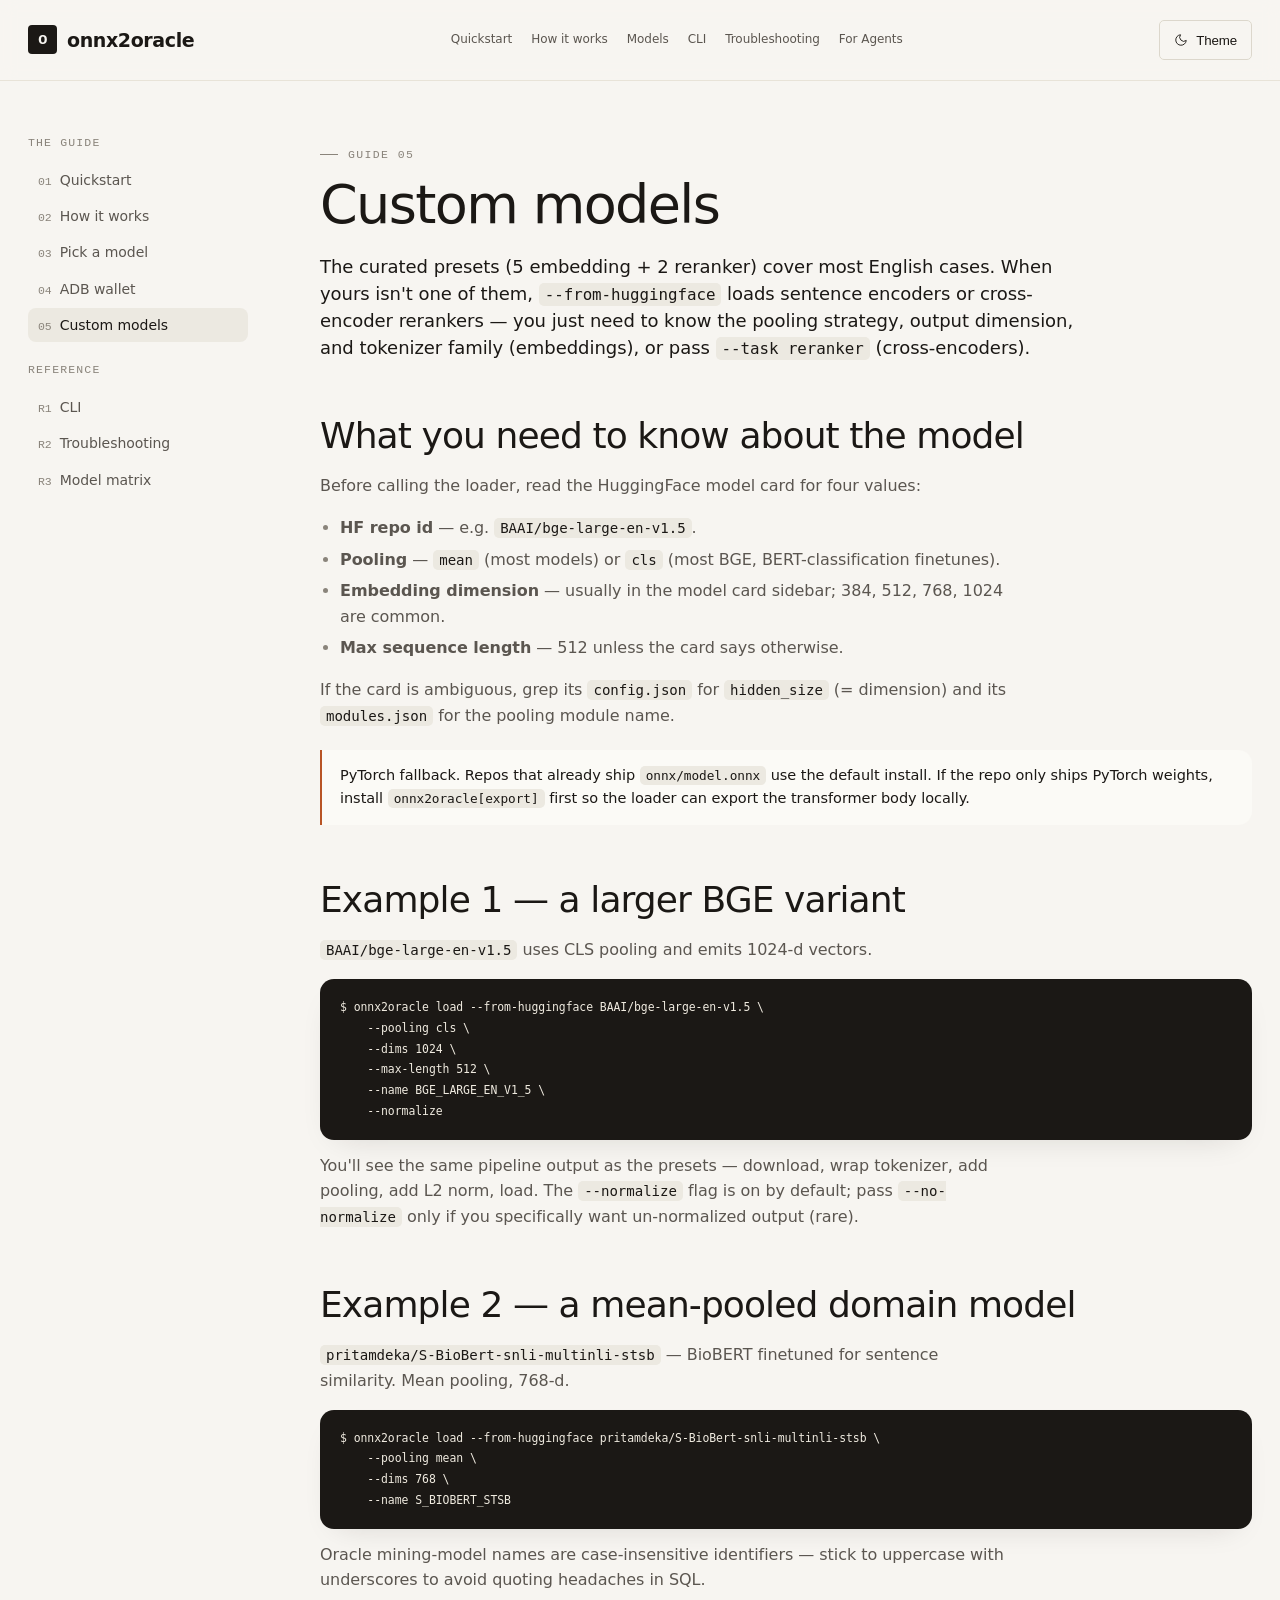
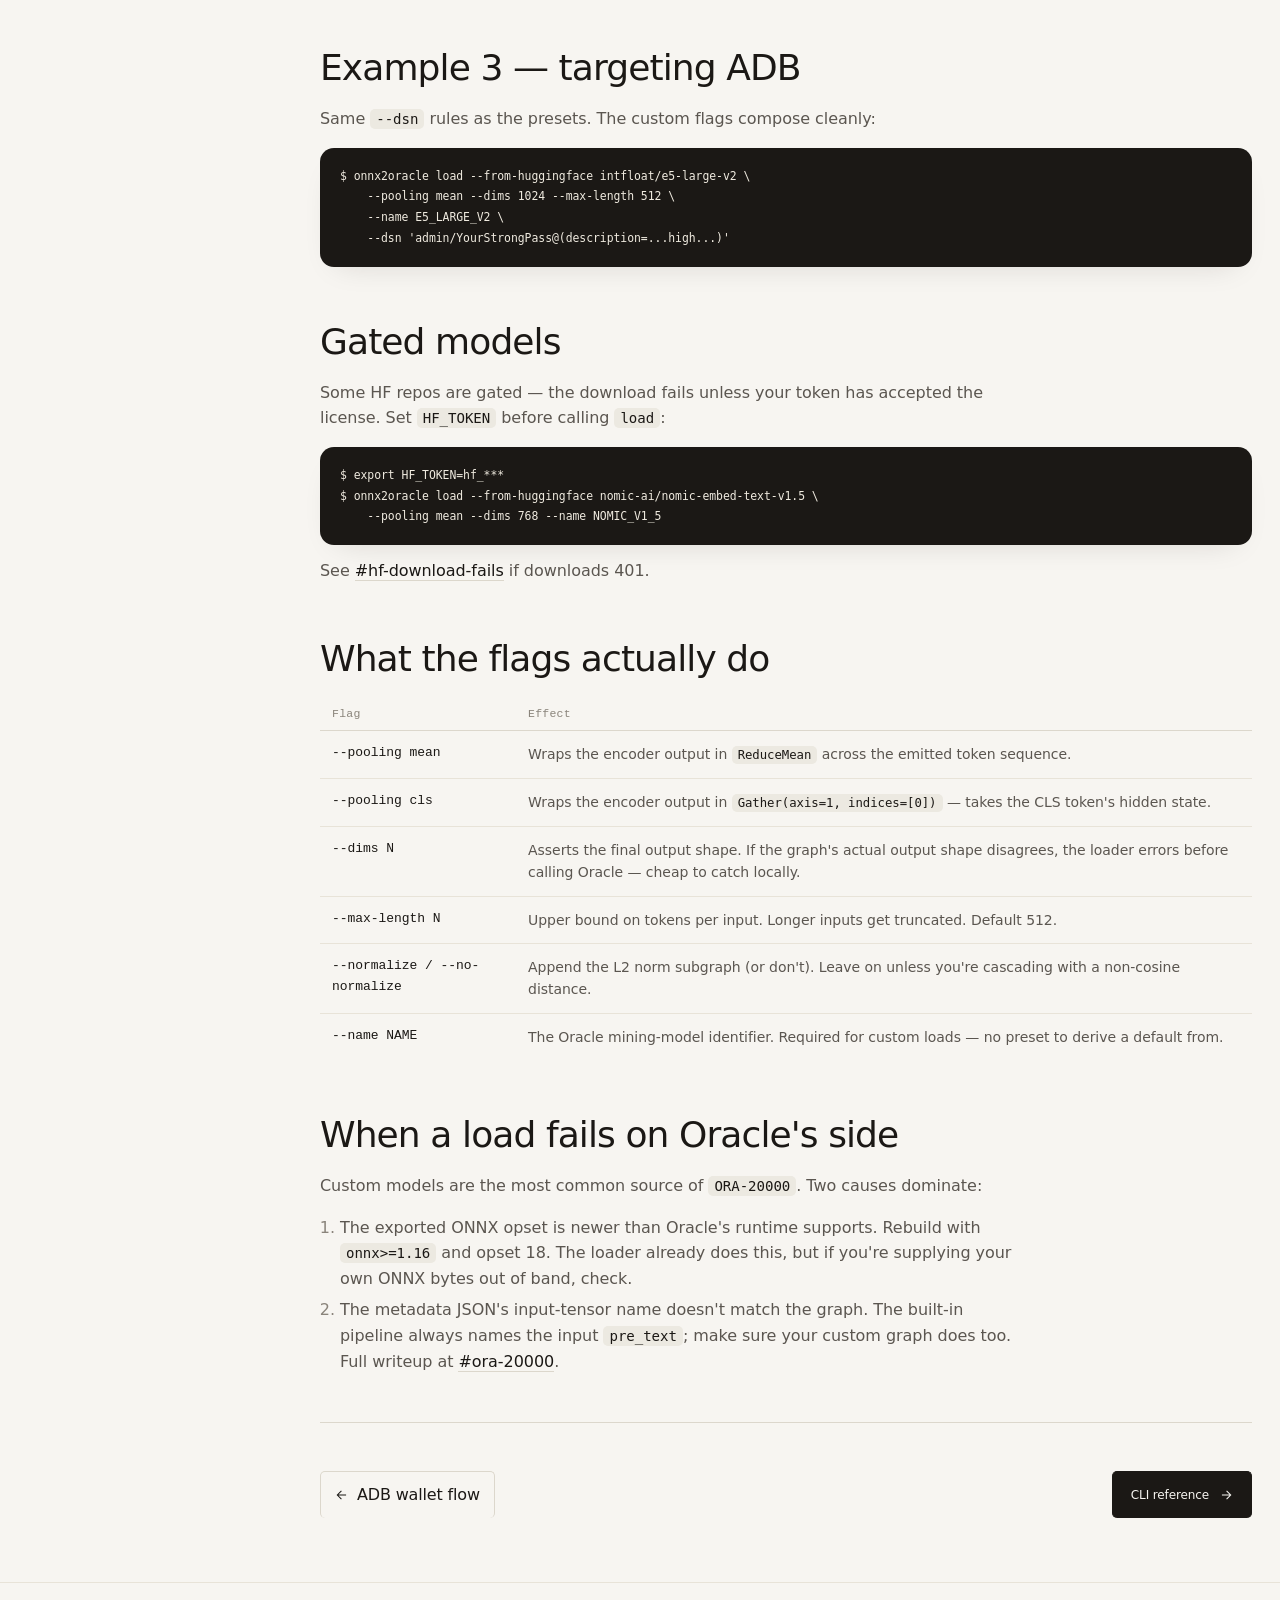
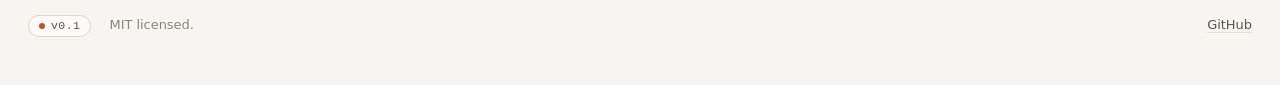
<file: docs/guide/05-custom-models.html>
<!doctype html>
<html lang="en">
<head>
<meta charset="utf-8">
<meta name="viewport" content="width=device-width, initial-scale=1">
<title>Custom models — onnx2oracle</title>
<meta name="description" content="Load any HuggingFace sentence encoder with --from-huggingface. Worked examples for mean and CLS pooling.">
<link rel="stylesheet" href="../assets/style.css">
<link rel="icon" href="data:image/svg+xml,%3Csvg xmlns='http://www.w3.org/2000/svg' viewBox='0 0 32 32'%3E%3Crect width='32' height='32' rx='6' fill='%231b1815'/%3E%3Ctext x='16' y='22' font-family='monospace' font-size='16' font-weight='600' fill='%23f0ebe0' text-anchor='middle'%3Eo%3C/text%3E%3C/svg%3E">
<script src="../assets/main.js" defer></script>
</head>
<body>

<header class="topbar">
  <div class="shell topbar-inner">
    <a class="brand bare" href="../index.html"><span class="brand-mark">o</span><span>onnx2oracle</span></a>
    <nav class="nav" aria-label="Primary">
      <a href="01-quickstart.html">Quickstart</a>
      <a href="02-how-it-works.html">How it works</a>
      <a href="03-models.html">Models</a>
      <a href="../reference/cli.html">CLI</a>
      <a href="../reference/troubleshooting.html">Troubleshooting</a>
      <a href="../for-agents.html">For Agents</a>
    </nav>
    <div class="topbar-tools">
      <button class="btn-ghost" data-theme-toggle aria-label="Toggle theme">
        <svg viewBox="0 0 24 24" fill="none" stroke="currentColor" stroke-width="1.6" aria-hidden="true"><path d="M21 12.8A9 9 0 1 1 11.2 3a7 7 0 0 0 9.8 9.8Z"/></svg>
        <span>Theme</span>
      </button>
    </div>
  </div>
</header>

<main class="shell doc-layout">

  <aside class="doc-side" aria-label="Guide navigation">
    <h4>The guide</h4>
    <ol>
      <li><a href="01-quickstart.html"><span class="n">01</span>Quickstart</a></li>
      <li><a href="02-how-it-works.html"><span class="n">02</span>How it works</a></li>
      <li><a href="03-models.html"><span class="n">03</span>Pick a model</a></li>
      <li><a href="04-connect-to-cloud.html"><span class="n">04</span>ADB wallet</a></li>
      <li><a href="05-custom-models.html" aria-current="page"><span class="n">05</span>Custom models</a></li>
    </ol>
    <h4 style="margin-top:22px;">Reference</h4>
    <ol>
      <li><a href="../reference/cli.html"><span class="n">R1</span>CLI</a></li>
      <li><a href="../reference/troubleshooting.html"><span class="n">R2</span>Troubleshooting</a></li>
      <li><a href="../reference/model-matrix.html"><span class="n">R3</span>Model matrix</a></li>
    </ol>
  </aside>

  <article class="doc-body">
    <div class="eyebrow">Guide 05</div>
    <h1>Custom models</h1>
    <p class="lede">The curated presets (5 embedding + 2 reranker) cover most English cases. When yours isn't one of them, <code>--from-huggingface</code> loads sentence encoders or cross-encoder rerankers — you just need to know the pooling strategy, output dimension, and tokenizer family (embeddings), or pass <code>--task reranker</code> (cross-encoders).</p>

    <h2>What you need to know about the model</h2>
    <p>Before calling the loader, read the HuggingFace model card for four values:</p>
    <ul>
      <li><strong>HF repo id</strong> — e.g. <code>BAAI/bge-large-en-v1.5</code>.</li>
      <li><strong>Pooling</strong> — <code>mean</code> (most models) or <code>cls</code> (most BGE, BERT-classification finetunes).</li>
      <li><strong>Embedding dimension</strong> — usually in the model card sidebar; 384, 512, 768, 1024 are common.</li>
      <li><strong>Max sequence length</strong> — 512 unless the card says otherwise.</li>
    </ul>
    <p>If the card is ambiguous, grep its <code>config.json</code> for <code>hidden_size</code> (= dimension) and its <code>modules.json</code> for the pooling module name.</p>

    <div class="callout">
      <strong>PyTorch fallback.</strong> Repos that already ship <code>onnx/model.onnx</code> use the default install. If the repo only ships PyTorch weights, install <code>onnx2oracle[export]</code> first so the loader can export the transformer body locally.
    </div>

    <h2>Example 1 — a larger BGE variant</h2>
    <p><code>BAAI/bge-large-en-v1.5</code> uses CLS pooling and emits 1024-d vectors.</p>
    <pre><code>$ onnx2oracle load --from-huggingface BAAI/bge-large-en-v1.5 \
    --pooling cls \
    --dims 1024 \
    --max-length 512 \
    --name BGE_LARGE_EN_V1_5 \
    --normalize</code></pre>
    <p>You'll see the same pipeline output as the presets — download, wrap tokenizer, add pooling, add L2 norm, load. The <code>--normalize</code> flag is on by default; pass <code>--no-normalize</code> only if you specifically want un-normalized output (rare).</p>

    <h2>Example 2 — a mean-pooled domain model</h2>
    <p><code>pritamdeka/S-BioBert-snli-multinli-stsb</code> — BioBERT finetuned for sentence similarity. Mean pooling, 768-d.</p>
    <pre><code>$ onnx2oracle load --from-huggingface pritamdeka/S-BioBert-snli-multinli-stsb \
    --pooling mean \
    --dims 768 \
    --name S_BIOBERT_STSB</code></pre>
    <p>Oracle mining-model names are case-insensitive identifiers — stick to uppercase with underscores to avoid quoting headaches in SQL.</p>

    <h2>Example 3 — targeting ADB</h2>
    <p>Same <code>--dsn</code> rules as the presets. The custom flags compose cleanly:</p>
    <pre><code>$ onnx2oracle load --from-huggingface intfloat/e5-large-v2 \
    --pooling mean --dims 1024 --max-length 512 \
    --name E5_LARGE_V2 \
    --dsn 'admin/YourStrongPass@(description=...high...)'</code></pre>

    <h2>Gated models</h2>
    <p>Some HF repos are gated — the download fails unless your token has accepted the license. Set <code>HF_TOKEN</code> before calling <code>load</code>:</p>
    <pre><code>$ export HF_TOKEN=hf_***
$ onnx2oracle load --from-huggingface nomic-ai/nomic-embed-text-v1.5 \
    --pooling mean --dims 768 --name NOMIC_V1_5</code></pre>
    <p>See <a href="../reference/troubleshooting.html#hf-download-fails">#hf-download-fails</a> if downloads 401.</p>

    <h2>What the flags actually do</h2>
    <table>
      <thead><tr><th>Flag</th><th>Effect</th></tr></thead>
      <tbody>
        <tr><td class="mono">--pooling mean</td><td>Wraps the encoder output in <code>ReduceMean</code> across the emitted token sequence.</td></tr>
        <tr><td class="mono">--pooling cls</td><td>Wraps the encoder output in <code>Gather(axis=1, indices=[0])</code> — takes the CLS token's hidden state.</td></tr>
        <tr><td class="mono">--dims N</td><td>Asserts the final output shape. If the graph's actual output shape disagrees, the loader errors before calling Oracle — cheap to catch locally.</td></tr>
        <tr><td class="mono">--max-length N</td><td>Upper bound on tokens per input. Longer inputs get truncated. Default 512.</td></tr>
        <tr><td class="mono">--normalize / --no-normalize</td><td>Append the L2 norm subgraph (or don't). Leave on unless you're cascading with a non-cosine distance.</td></tr>
        <tr><td class="mono">--name NAME</td><td>The Oracle mining-model identifier. Required for custom loads — no preset to derive a default from.</td></tr>
      </tbody>
    </table>

    <h2>When a load fails on Oracle's side</h2>
    <p>Custom models are the most common source of <code>ORA-20000</code>. Two causes dominate:</p>
    <ol>
      <li>The exported ONNX opset is newer than Oracle's runtime supports. Rebuild with <code>onnx>=1.16</code> and opset 18. The loader already does this, but if you're supplying your own ONNX bytes out of band, check.</li>
      <li>The metadata JSON's input-tensor name doesn't match the graph. The built-in pipeline always names the input <code>pre_text</code>; make sure your custom graph does too. Full writeup at <a href="../reference/troubleshooting.html#ora-20000">#ora-20000</a>.</li>
    </ol>

    <hr>
    <div class="row-wrap" style="justify-content:space-between;">
      <a class="btn-ghost bare" href="04-connect-to-cloud.html">
        <svg viewBox="0 0 24 24" fill="none" stroke="currentColor" stroke-width="1.8"><path d="M19 12H5M11 19l-7-7 7-7"/></svg>
        ADB wallet flow
      </a>
      <a class="btn bare" href="../reference/cli.html">
        CLI reference
        <svg viewBox="0 0 24 24" fill="none" stroke="currentColor" stroke-width="1.8"><path d="M5 12h14M13 5l7 7-7 7"/></svg>
      </a>
    </div>
  </article>
</main>

<footer class="foot">
  <div class="shell foot-row">
    <div><span class="chip"><span class="chip-dot"></span>v0.1</span> <span style="margin-left:14px;">MIT licensed.</span></div>
    <div><a href="https://github.com/jasperan/onnx2oracle">GitHub</a></div>
  </div>
</footer>

</body>
</html>
</file>
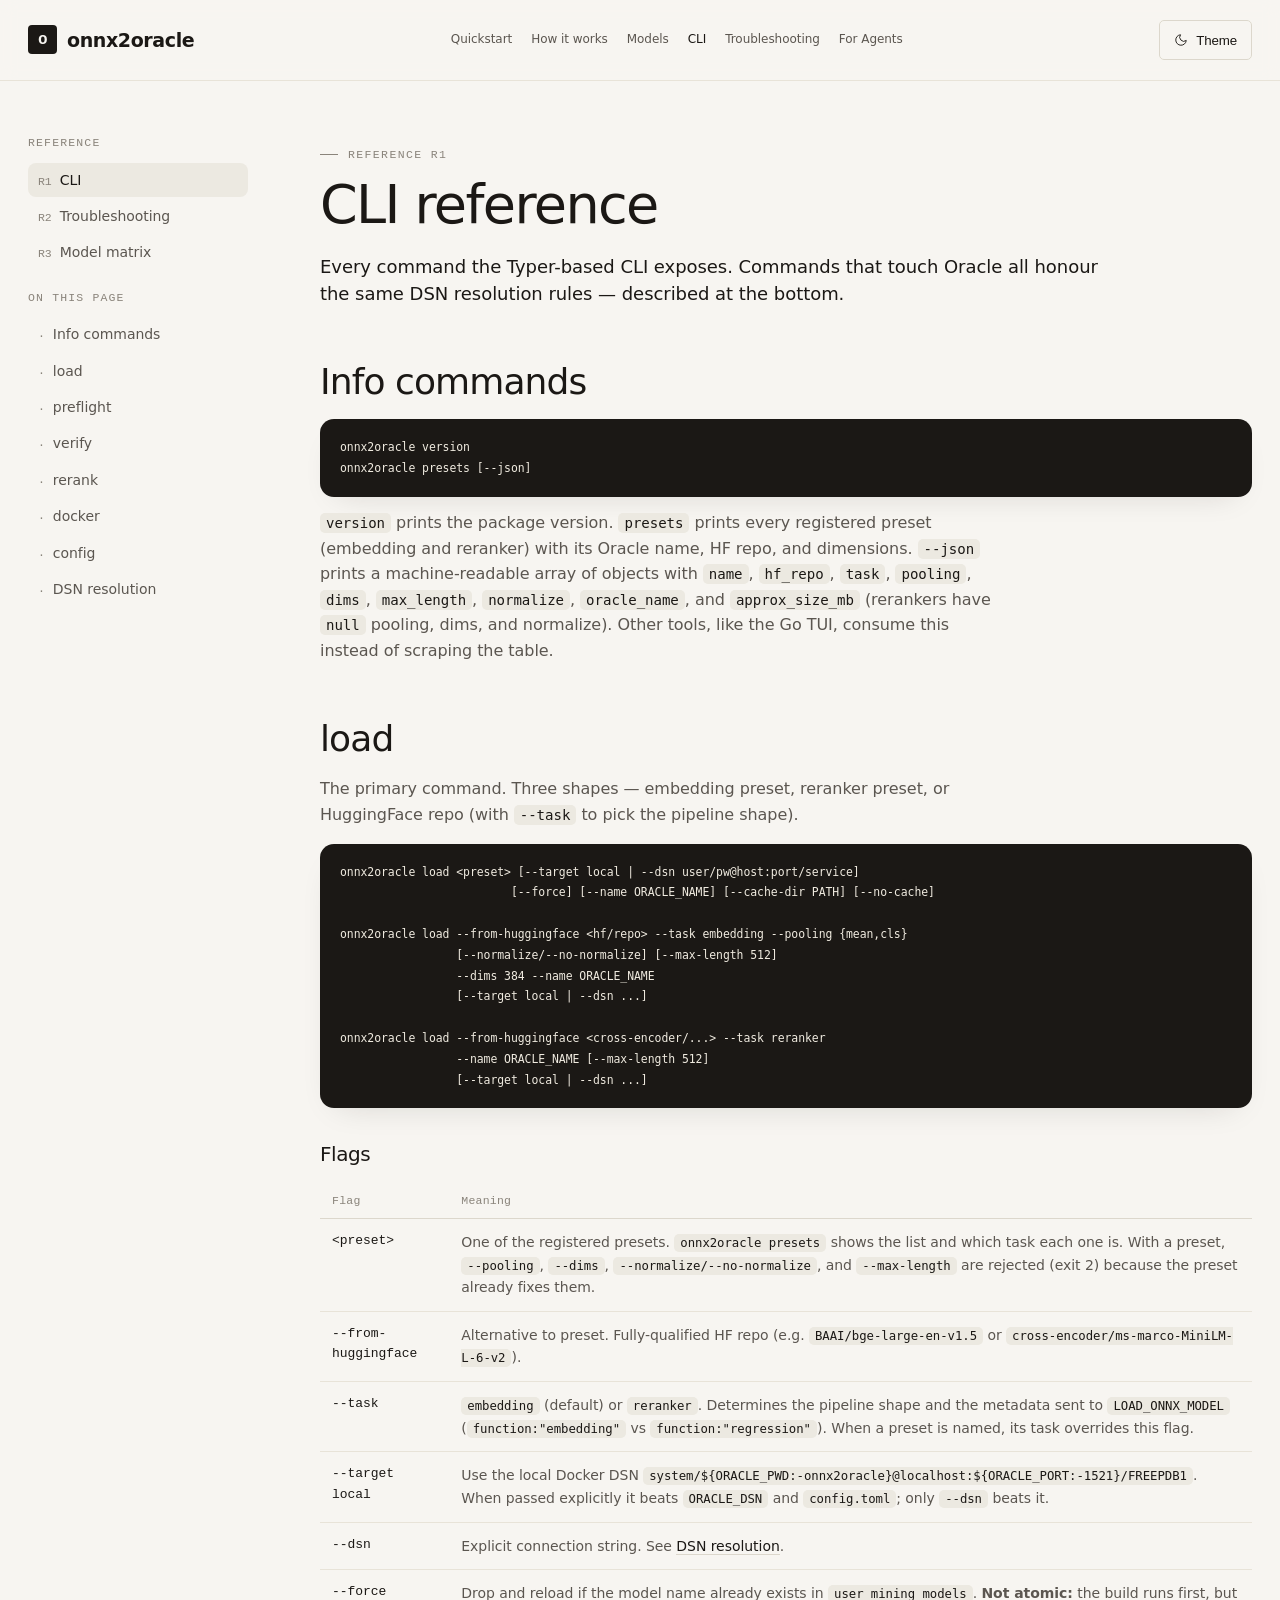
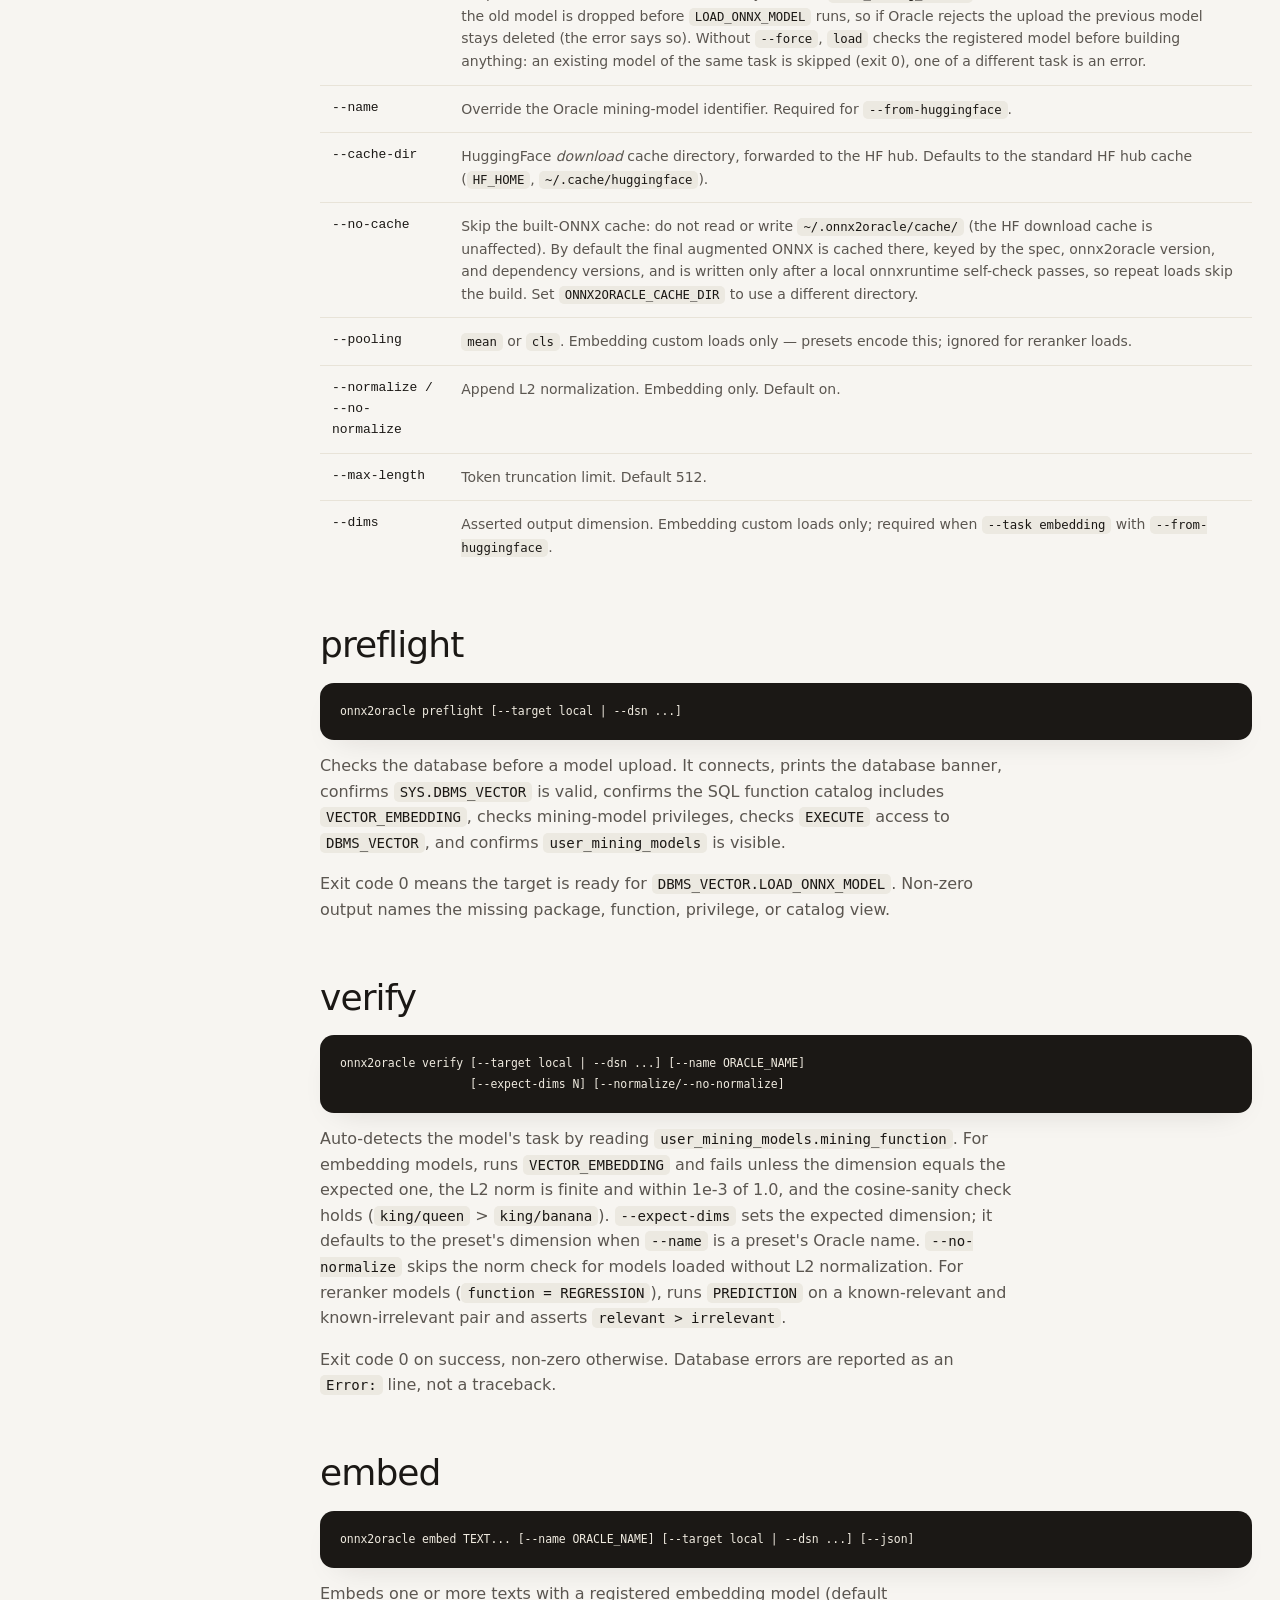
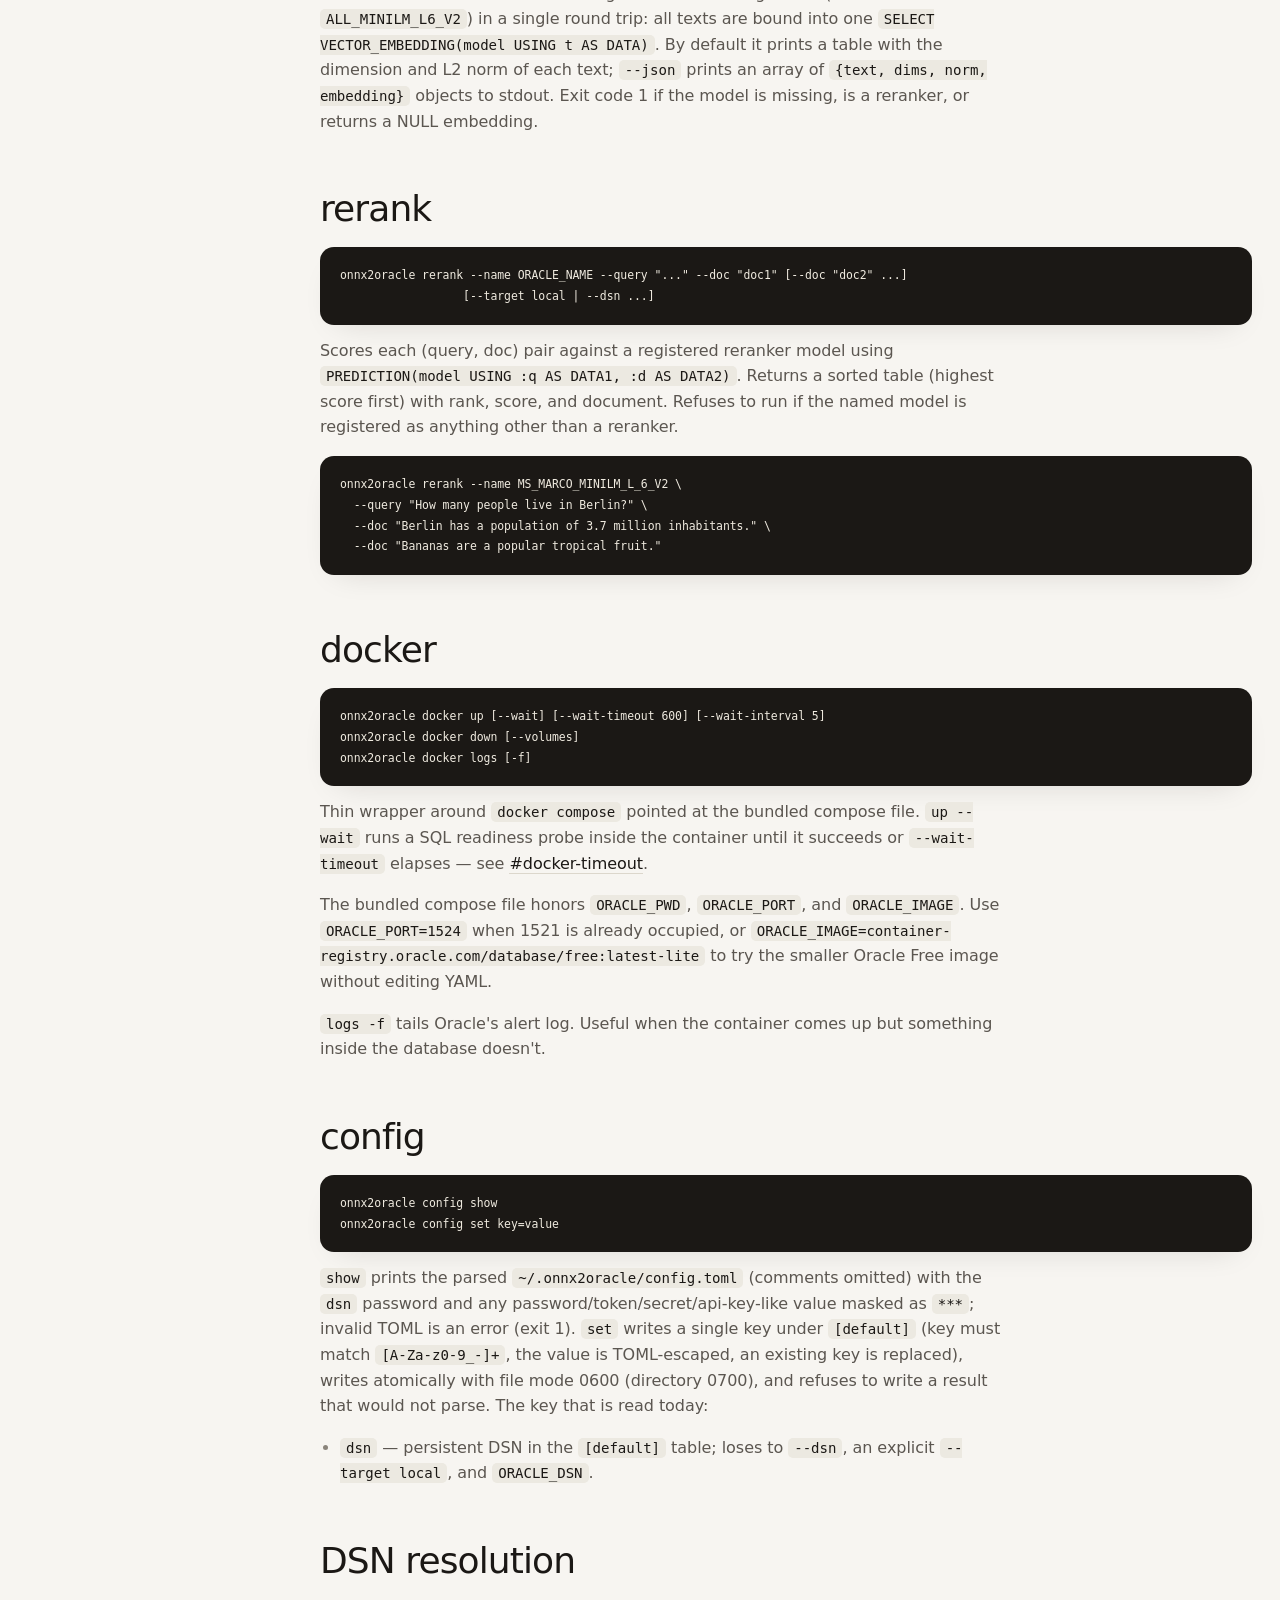
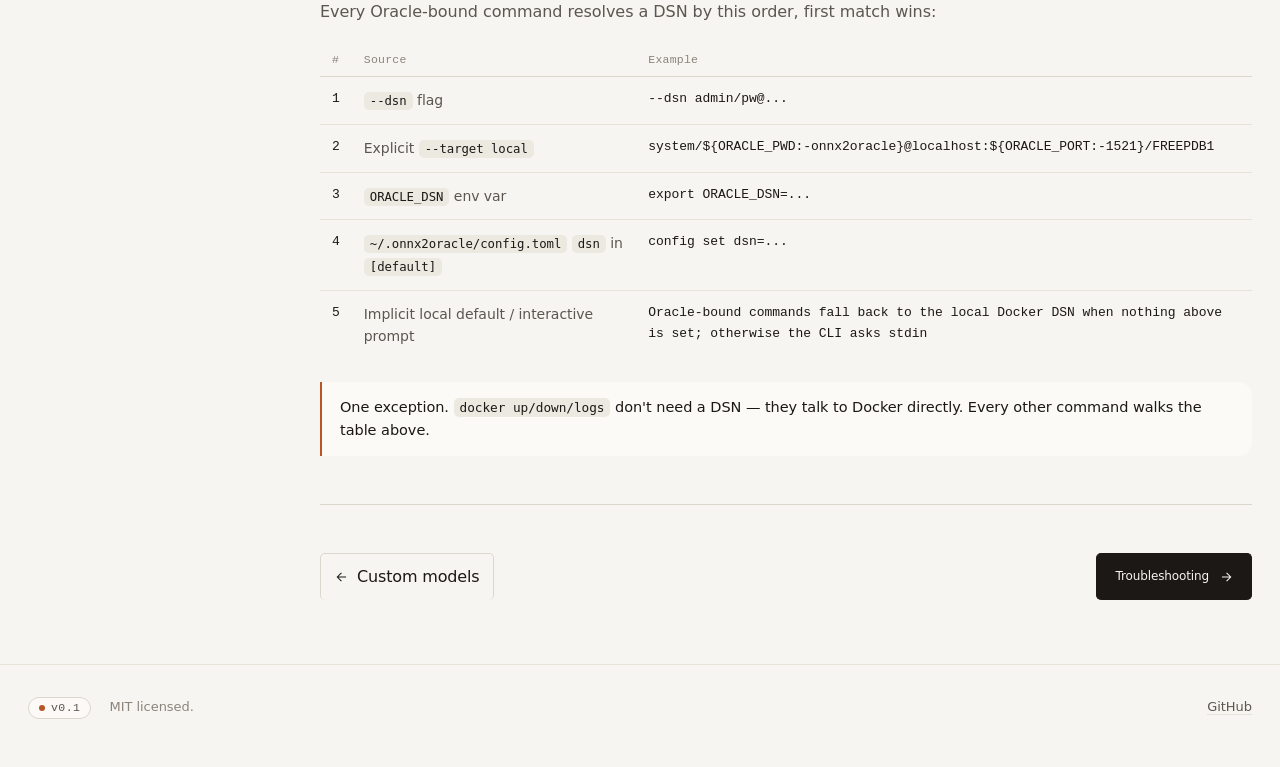
<file: docs/reference/cli.html>
<!doctype html>
<html lang="en">
<head>
<meta charset="utf-8">
<meta name="viewport" content="width=device-width, initial-scale=1">
<title>CLI reference — onnx2oracle</title>
<meta name="description" content="Every onnx2oracle command, flag, and DSN resolution rule.">
<link rel="stylesheet" href="../assets/style.css">
<link rel="icon" href="data:image/svg+xml,%3Csvg xmlns='http://www.w3.org/2000/svg' viewBox='0 0 32 32'%3E%3Crect width='32' height='32' rx='6' fill='%231b1815'/%3E%3Ctext x='16' y='22' font-family='monospace' font-size='16' font-weight='600' fill='%23f0ebe0' text-anchor='middle'%3Eo%3C/text%3E%3C/svg%3E">
<script src="../assets/main.js" defer></script>
</head>
<body>

<header class="topbar">
  <div class="shell topbar-inner">
    <a class="brand bare" href="../index.html"><span class="brand-mark">o</span><span>onnx2oracle</span></a>
    <nav class="nav" aria-label="Primary">
      <a href="../guide/01-quickstart.html">Quickstart</a>
      <a href="../guide/02-how-it-works.html">How it works</a>
      <a href="../guide/03-models.html">Models</a>
      <a href="cli.html" aria-current="page">CLI</a>
      <a href="troubleshooting.html">Troubleshooting</a>
      <a href="../for-agents.html">For Agents</a>
    </nav>
    <div class="topbar-tools">
      <button class="btn-ghost" data-theme-toggle aria-label="Toggle theme">
        <svg viewBox="0 0 24 24" fill="none" stroke="currentColor" stroke-width="1.6" aria-hidden="true"><path d="M21 12.8A9 9 0 1 1 11.2 3a7 7 0 0 0 9.8 9.8Z"/></svg>
        <span>Theme</span>
      </button>
    </div>
  </div>
</header>

<main class="shell doc-layout">

  <aside class="doc-side" aria-label="Reference navigation">
    <h4>Reference</h4>
    <ol>
      <li><a href="cli.html" aria-current="page"><span class="n">R1</span>CLI</a></li>
      <li><a href="troubleshooting.html"><span class="n">R2</span>Troubleshooting</a></li>
      <li><a href="model-matrix.html"><span class="n">R3</span>Model matrix</a></li>
    </ol>
    <h4 style="margin-top:22px;">On this page</h4>
    <ol>
      <li><a href="#info"><span class="n">·</span>Info commands</a></li>
      <li><a href="#load"><span class="n">·</span>load</a></li>
      <li><a href="#preflight"><span class="n">·</span>preflight</a></li>
      <li><a href="#verify"><span class="n">·</span>verify</a></li>
      <li><a href="#rerank"><span class="n">·</span>rerank</a></li>
      <li><a href="#docker"><span class="n">·</span>docker</a></li>
      <li><a href="#config"><span class="n">·</span>config</a></li>
      <li><a href="#dsn"><span class="n">·</span>DSN resolution</a></li>
    </ol>
  </aside>

  <article class="doc-body">
    <div class="eyebrow">Reference R1</div>
    <h1>CLI reference</h1>
    <p class="lede">Every command the Typer-based CLI exposes. Commands that touch Oracle all honour the same DSN resolution rules — described at the bottom.</p>

    <h2 id="info">Info commands</h2>
    <pre><code>onnx2oracle version
onnx2oracle presets [--json]</code></pre>
    <p><code>version</code> prints the package version. <code>presets</code> prints every registered preset (embedding and reranker) with its Oracle name, HF repo, and dimensions. <code>--json</code> prints a machine-readable array of objects with <code>name</code>, <code>hf_repo</code>, <code>task</code>, <code>pooling</code>, <code>dims</code>, <code>max_length</code>, <code>normalize</code>, <code>oracle_name</code>, and <code>approx_size_mb</code> (rerankers have <code>null</code> pooling, dims, and normalize). Other tools, like the Go TUI, consume this instead of scraping the table.</p>

    <h2 id="load">load</h2>
    <p>The primary command. Three shapes — embedding preset, reranker preset, or HuggingFace repo (with <code>--task</code> to pick the pipeline shape).</p>
    <pre><code>onnx2oracle load &lt;preset&gt; [--target local | --dsn user/pw@host:port/service]
                         [--force] [--name ORACLE_NAME] [--cache-dir PATH] [--no-cache]

onnx2oracle load --from-huggingface &lt;hf/repo&gt; --task embedding --pooling {mean,cls}
                 [--normalize/--no-normalize] [--max-length 512]
                 --dims 384 --name ORACLE_NAME
                 [--target local | --dsn ...]

onnx2oracle load --from-huggingface &lt;cross-encoder/...&gt; --task reranker
                 --name ORACLE_NAME [--max-length 512]
                 [--target local | --dsn ...]</code></pre>

    <h3>Flags</h3>
    <table>
      <thead><tr><th>Flag</th><th>Meaning</th></tr></thead>
      <tbody>
        <tr><td class="mono">&lt;preset&gt;</td><td>One of the registered presets. <code>onnx2oracle presets</code> shows the list and which task each one is. With a preset, <code>--pooling</code>, <code>--dims</code>, <code>--normalize/--no-normalize</code>, and <code>--max-length</code> are rejected (exit 2) because the preset already fixes them.</td></tr>
        <tr><td class="mono">--from-huggingface</td><td>Alternative to preset. Fully-qualified HF repo (e.g. <code>BAAI/bge-large-en-v1.5</code> or <code>cross-encoder/ms-marco-MiniLM-L-6-v2</code>).</td></tr>
        <tr><td class="mono">--task</td><td><code>embedding</code> (default) or <code>reranker</code>. Determines the pipeline shape and the metadata sent to <code>LOAD_ONNX_MODEL</code> (<code>function:"embedding"</code> vs <code>function:"regression"</code>). When a preset is named, its task overrides this flag.</td></tr>
        <tr><td class="mono">--target local</td><td>Use the local Docker DSN <code>system/${ORACLE_PWD:-onnx2oracle}@localhost:${ORACLE_PORT:-1521}/FREEPDB1</code>. When passed explicitly it beats <code>ORACLE_DSN</code> and <code>config.toml</code>; only <code>--dsn</code> beats it.</td></tr>
        <tr><td class="mono">--dsn</td><td>Explicit connection string. See <a href="#dsn">DSN resolution</a>.</td></tr>
        <tr><td class="mono">--force</td><td>Drop and reload if the model name already exists in <code>user_mining_models</code>. <strong>Not atomic:</strong> the build runs first, but the old model is dropped before <code>LOAD_ONNX_MODEL</code> runs, so if Oracle rejects the upload the previous model stays deleted (the error says so). Without <code>--force</code>, <code>load</code> checks the registered model before building anything: an existing model of the same task is skipped (exit 0), one of a different task is an error.</td></tr>
        <tr><td class="mono">--name</td><td>Override the Oracle mining-model identifier. Required for <code>--from-huggingface</code>.</td></tr>
        <tr><td class="mono">--cache-dir</td><td>HuggingFace <em>download</em> cache directory, forwarded to the HF hub. Defaults to the standard HF hub cache (<code>HF_HOME</code>, <code>~/.cache/huggingface</code>).</td></tr>
        <tr><td class="mono">--no-cache</td><td>Skip the built-ONNX cache: do not read or write <code>~/.onnx2oracle/cache/</code> (the HF download cache is unaffected). By default the final augmented ONNX is cached there, keyed by the spec, onnx2oracle version, and dependency versions, and is written only after a local onnxruntime self-check passes, so repeat loads skip the build. Set <code>ONNX2ORACLE_CACHE_DIR</code> to use a different directory.</td></tr>
        <tr><td class="mono">--pooling</td><td><code>mean</code> or <code>cls</code>. Embedding custom loads only — presets encode this; ignored for reranker loads.</td></tr>
        <tr><td class="mono">--normalize / --no-normalize</td><td>Append L2 normalization. Embedding only. Default on.</td></tr>
        <tr><td class="mono">--max-length</td><td>Token truncation limit. Default 512.</td></tr>
        <tr><td class="mono">--dims</td><td>Asserted output dimension. Embedding custom loads only; required when <code>--task embedding</code> with <code>--from-huggingface</code>.</td></tr>
      </tbody>
    </table>

    <h2 id="preflight">preflight</h2>
    <pre><code>onnx2oracle preflight [--target local | --dsn ...]</code></pre>
    <p>Checks the database before a model upload. It connects, prints the database banner, confirms <code>SYS.DBMS_VECTOR</code> is valid, confirms the SQL function catalog includes <code>VECTOR_EMBEDDING</code>, checks mining-model privileges, checks <code>EXECUTE</code> access to <code>DBMS_VECTOR</code>, and confirms <code>user_mining_models</code> is visible.</p>
    <p>Exit code 0 means the target is ready for <code>DBMS_VECTOR.LOAD_ONNX_MODEL</code>. Non-zero output names the missing package, function, privilege, or catalog view.</p>

    <h2 id="verify">verify</h2>
    <pre><code>onnx2oracle verify [--target local | --dsn ...] [--name ORACLE_NAME]
                   [--expect-dims N] [--normalize/--no-normalize]</code></pre>
    <p>Auto-detects the model's task by reading <code>user_mining_models.mining_function</code>. For embedding models, runs <code>VECTOR_EMBEDDING</code> and fails unless the dimension equals the expected one, the L2 norm is finite and within 1e-3 of 1.0, and the cosine-sanity check holds (<code>king/queen</code> &gt; <code>king/banana</code>). <code>--expect-dims</code> sets the expected dimension; it defaults to the preset's dimension when <code>--name</code> is a preset's Oracle name. <code>--no-normalize</code> skips the norm check for models loaded without L2 normalization. For reranker models (<code>function = REGRESSION</code>), runs <code>PREDICTION</code> on a known-relevant and known-irrelevant pair and asserts <code>relevant &gt; irrelevant</code>.</p>
    <p>Exit code 0 on success, non-zero otherwise. Database errors are reported as an <code>Error:</code> line, not a traceback.</p>

    <h2 id="embed">embed</h2>
    <pre><code>onnx2oracle embed TEXT... [--name ORACLE_NAME] [--target local | --dsn ...] [--json]</code></pre>
    <p>Embeds one or more texts with a registered embedding model (default <code>ALL_MINILM_L6_V2</code>) in a single round trip: all texts are bound into one <code>SELECT VECTOR_EMBEDDING(model USING t AS DATA)</code>. By default it prints a table with the dimension and L2 norm of each text; <code>--json</code> prints an array of <code>{text, dims, norm, embedding}</code> objects to stdout. Exit code 1 if the model is missing, is a reranker, or returns a NULL embedding.</p>

    <h2 id="rerank">rerank</h2>
    <pre><code>onnx2oracle rerank --name ORACLE_NAME --query "..." --doc "doc1" [--doc "doc2" ...]
                  [--target local | --dsn ...]</code></pre>
    <p>Scores each (query, doc) pair against a registered reranker model using <code>PREDICTION(model USING :q AS DATA1, :d AS DATA2)</code>. Returns a sorted table (highest score first) with rank, score, and document. Refuses to run if the named model is registered as anything other than a reranker.</p>
    <pre><code>onnx2oracle rerank --name MS_MARCO_MINILM_L_6_V2 \
  --query "How many people live in Berlin?" \
  --doc "Berlin has a population of 3.7 million inhabitants." \
  --doc "Bananas are a popular tropical fruit."</code></pre>

    <h2 id="docker">docker</h2>
    <pre><code>onnx2oracle docker up [--wait] [--wait-timeout 600] [--wait-interval 5]
onnx2oracle docker down [--volumes]
onnx2oracle docker logs [-f]</code></pre>
    <p>Thin wrapper around <code>docker compose</code> pointed at the bundled compose file. <code>up --wait</code> runs a SQL readiness probe inside the container until it succeeds or <code>--wait-timeout</code> elapses — see <a href="troubleshooting.html#docker-timeout">#docker-timeout</a>.</p>
    <p>The bundled compose file honors <code>ORACLE_PWD</code>, <code>ORACLE_PORT</code>, and <code>ORACLE_IMAGE</code>. Use <code>ORACLE_PORT=1524</code> when 1521 is already occupied, or <code>ORACLE_IMAGE=container-registry.oracle.com/database/free:latest-lite</code> to try the smaller Oracle Free image without editing YAML.</p>
    <p><code>logs -f</code> tails Oracle's alert log. Useful when the container comes up but something inside the database doesn't.</p>

    <h2 id="config">config</h2>
    <pre><code>onnx2oracle config show
onnx2oracle config set key=value</code></pre>
    <p><code>show</code> prints the parsed <code>~/.onnx2oracle/config.toml</code> (comments omitted) with the <code>dsn</code> password and any password/token/secret/api-key-like value masked as <code>***</code>; invalid TOML is an error (exit 1). <code>set</code> writes a single key under <code>[default]</code> (key must match <code>[A-Za-z0-9_-]+</code>, the value is TOML-escaped, an existing key is replaced), writes atomically with file mode 0600 (directory 0700), and refuses to write a result that would not parse. The key that is read today:</p>
    <ul>
      <li><code>dsn</code> — persistent DSN in the <code>[default]</code> table; loses to <code>--dsn</code>, an explicit <code>--target local</code>, and <code>ORACLE_DSN</code>.</li>
    </ul>

    <h2 id="dsn">DSN resolution</h2>
    <p>Every Oracle-bound command resolves a DSN by this order, first match wins:</p>
    <table>
      <thead><tr><th>#</th><th>Source</th><th>Example</th></tr></thead>
      <tbody>
        <tr><td class="mono">1</td><td><code>--dsn</code> flag</td><td class="mono">--dsn admin/pw@...</td></tr>
        <tr><td class="mono">2</td><td>Explicit <code>--target local</code></td><td class="mono">system/${ORACLE_PWD:-onnx2oracle}@localhost:${ORACLE_PORT:-1521}/FREEPDB1</td></tr>
        <tr><td class="mono">3</td><td><code>ORACLE_DSN</code> env var</td><td class="mono">export ORACLE_DSN=...</td></tr>
        <tr><td class="mono">4</td><td><code>~/.onnx2oracle/config.toml</code> <code>dsn</code> in <code>[default]</code></td><td class="mono">config set dsn=...</td></tr>
        <tr><td class="mono">5</td><td>Implicit local default / interactive prompt</td><td class="mono">Oracle-bound commands fall back to the local Docker DSN when nothing above is set; otherwise the CLI asks stdin</td></tr>
      </tbody>
    </table>

    <div class="callout">
      <strong>One exception.</strong> <code>docker up/down/logs</code> don't need a DSN — they talk to Docker directly. Every other command walks the table above.
    </div>

    <hr>
    <div class="row-wrap" style="justify-content:space-between;">
      <a class="btn-ghost bare" href="../guide/05-custom-models.html">
        <svg viewBox="0 0 24 24" fill="none" stroke="currentColor" stroke-width="1.8"><path d="M19 12H5M11 19l-7-7 7-7"/></svg>
        Custom models
      </a>
      <a class="btn bare" href="troubleshooting.html">
        Troubleshooting
        <svg viewBox="0 0 24 24" fill="none" stroke="currentColor" stroke-width="1.8"><path d="M5 12h14M13 5l7 7-7 7"/></svg>
      </a>
    </div>
  </article>
</main>

<footer class="foot">
  <div class="shell foot-row">
    <div><span class="chip"><span class="chip-dot"></span>v0.1</span> <span style="margin-left:14px;">MIT licensed.</span></div>
    <div><a href="https://github.com/jasperan/onnx2oracle">GitHub</a></div>
  </div>
</footer>

</body>
</html>
</file>
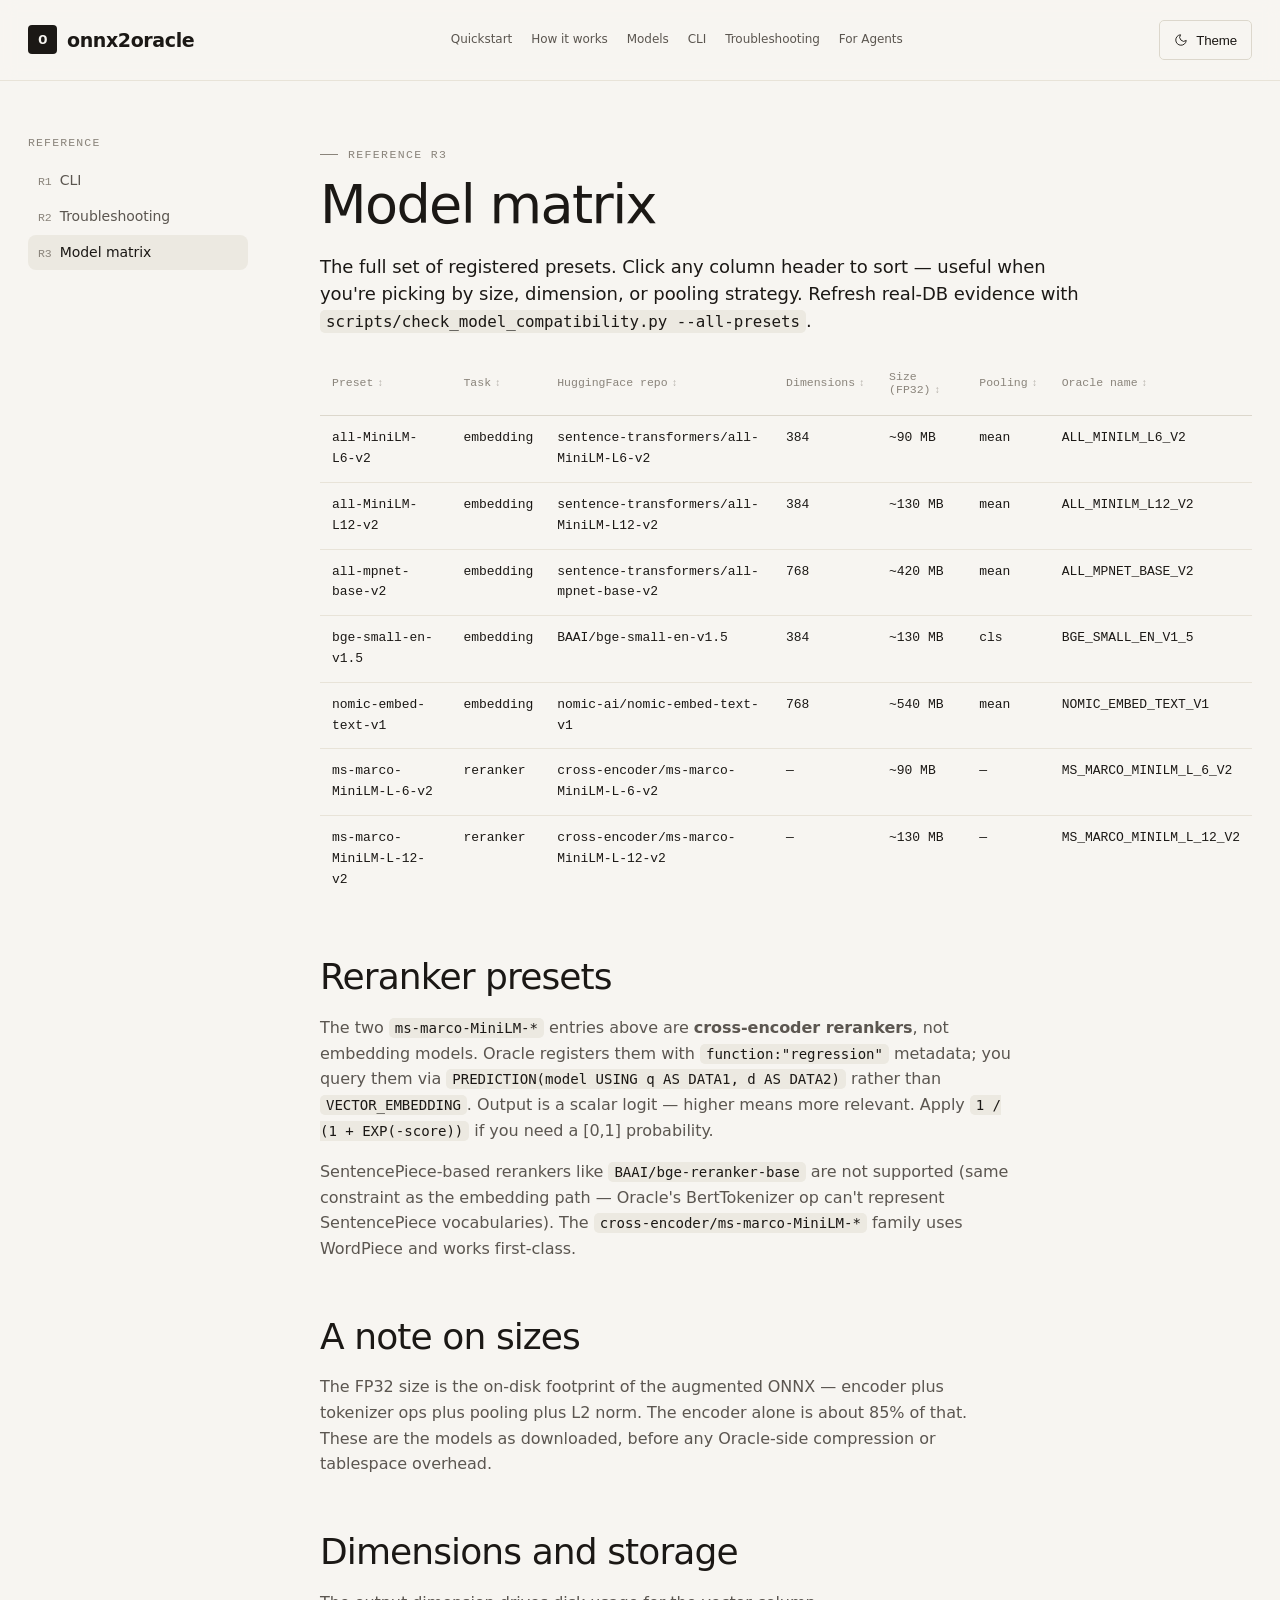
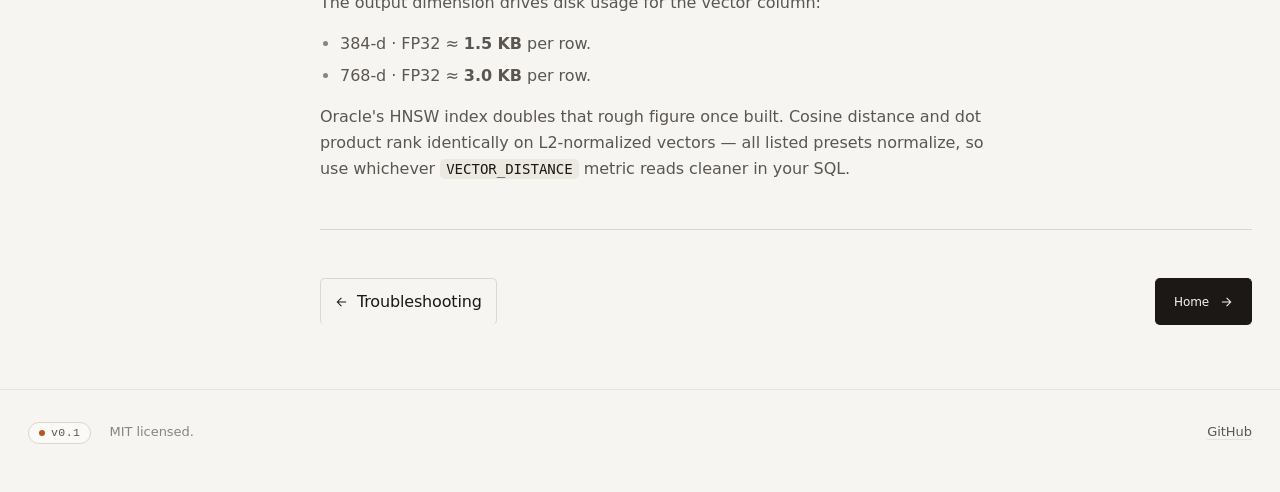
<file: docs/reference/model-matrix.html>
<!doctype html>
<html lang="en">
<head>
<meta charset="utf-8">
<meta name="viewport" content="width=device-width, initial-scale=1">
<title>Model matrix — onnx2oracle</title>
<meta name="description" content="All seven presets (5 embedding + 2 reranker), sortable. HF repo, task, dimensions, FP32 size, pooling, Oracle mining-model name.">
<link rel="stylesheet" href="../assets/style.css">
<link rel="icon" href="data:image/svg+xml,%3Csvg xmlns='http://www.w3.org/2000/svg' viewBox='0 0 32 32'%3E%3Crect width='32' height='32' rx='6' fill='%231b1815'/%3E%3Ctext x='16' y='22' font-family='monospace' font-size='16' font-weight='600' fill='%23f0ebe0' text-anchor='middle'%3Eo%3C/text%3E%3C/svg%3E">
<script src="../assets/main.js" defer></script>
</head>
<body>

<header class="topbar">
  <div class="shell topbar-inner">
    <a class="brand bare" href="../index.html"><span class="brand-mark">o</span><span>onnx2oracle</span></a>
    <nav class="nav" aria-label="Primary">
      <a href="../guide/01-quickstart.html">Quickstart</a>
      <a href="../guide/02-how-it-works.html">How it works</a>
      <a href="../guide/03-models.html">Models</a>
      <a href="cli.html">CLI</a>
      <a href="troubleshooting.html">Troubleshooting</a>
      <a href="../for-agents.html">For Agents</a>
    </nav>
    <div class="topbar-tools">
      <button class="btn-ghost" data-theme-toggle aria-label="Toggle theme">
        <svg viewBox="0 0 24 24" fill="none" stroke="currentColor" stroke-width="1.6" aria-hidden="true"><path d="M21 12.8A9 9 0 1 1 11.2 3a7 7 0 0 0 9.8 9.8Z"/></svg>
        <span>Theme</span>
      </button>
    </div>
  </div>
</header>

<main class="shell doc-layout">

  <aside class="doc-side" aria-label="Reference navigation">
    <h4>Reference</h4>
    <ol>
      <li><a href="cli.html"><span class="n">R1</span>CLI</a></li>
      <li><a href="troubleshooting.html"><span class="n">R2</span>Troubleshooting</a></li>
      <li><a href="model-matrix.html" aria-current="page"><span class="n">R3</span>Model matrix</a></li>
    </ol>
  </aside>

  <article class="doc-body">
    <div class="eyebrow">Reference R3</div>
    <h1>Model matrix</h1>
    <p class="lede">The full set of registered presets. Click any column header to sort — useful when you're picking by size, dimension, or pooling strategy. Refresh real-DB evidence with <code>scripts/check_model_compatibility.py --all-presets</code>.</p>

    <table data-sortable>
      <thead>
        <tr>
          <th>Preset</th>
          <th>Task</th>
          <th>HuggingFace repo</th>
          <th>Dimensions</th>
          <th>Size (FP32)</th>
          <th>Pooling</th>
          <th>Oracle name</th>
        </tr>
      </thead>
      <tbody>
        <!-- BEGIN: preset-table-html -->
        <tr>
          <td class="mono">all-MiniLM-L6-v2</td>
          <td class="mono">embedding</td>
          <td class="mono">sentence-transformers/all-MiniLM-L6-v2</td>
          <td class="mono" data-sort-value="384">384</td>
          <td class="mono" data-sort-value="90">~90 MB</td>
          <td class="mono">mean</td>
          <td class="mono">ALL_MINILM_L6_V2</td>
        </tr>
        <tr>
          <td class="mono">all-MiniLM-L12-v2</td>
          <td class="mono">embedding</td>
          <td class="mono">sentence-transformers/all-MiniLM-L12-v2</td>
          <td class="mono" data-sort-value="384">384</td>
          <td class="mono" data-sort-value="130">~130 MB</td>
          <td class="mono">mean</td>
          <td class="mono">ALL_MINILM_L12_V2</td>
        </tr>
        <tr>
          <td class="mono">all-mpnet-base-v2</td>
          <td class="mono">embedding</td>
          <td class="mono">sentence-transformers/all-mpnet-base-v2</td>
          <td class="mono" data-sort-value="768">768</td>
          <td class="mono" data-sort-value="420">~420 MB</td>
          <td class="mono">mean</td>
          <td class="mono">ALL_MPNET_BASE_V2</td>
        </tr>
        <tr>
          <td class="mono">bge-small-en-v1.5</td>
          <td class="mono">embedding</td>
          <td class="mono">BAAI/bge-small-en-v1.5</td>
          <td class="mono" data-sort-value="384">384</td>
          <td class="mono" data-sort-value="130">~130 MB</td>
          <td class="mono">cls</td>
          <td class="mono">BGE_SMALL_EN_V1_5</td>
        </tr>
        <tr>
          <td class="mono">nomic-embed-text-v1</td>
          <td class="mono">embedding</td>
          <td class="mono">nomic-ai/nomic-embed-text-v1</td>
          <td class="mono" data-sort-value="768">768</td>
          <td class="mono" data-sort-value="540">~540 MB</td>
          <td class="mono">mean</td>
          <td class="mono">NOMIC_EMBED_TEXT_V1</td>
        </tr>
        <tr>
          <td class="mono">ms-marco-MiniLM-L-6-v2</td>
          <td class="mono">reranker</td>
          <td class="mono">cross-encoder/ms-marco-MiniLM-L-6-v2</td>
          <td class="mono" data-sort-value="0">—</td>
          <td class="mono" data-sort-value="90">~90 MB</td>
          <td class="mono">—</td>
          <td class="mono">MS_MARCO_MINILM_L_6_V2</td>
        </tr>
        <tr>
          <td class="mono">ms-marco-MiniLM-L-12-v2</td>
          <td class="mono">reranker</td>
          <td class="mono">cross-encoder/ms-marco-MiniLM-L-12-v2</td>
          <td class="mono" data-sort-value="0">—</td>
          <td class="mono" data-sort-value="130">~130 MB</td>
          <td class="mono">—</td>
          <td class="mono">MS_MARCO_MINILM_L_12_V2</td>
        </tr>
        <!-- END: preset-table-html -->
      </tbody>
    </table>

    <h2>Reranker presets</h2>
    <p>The two <code>ms-marco-MiniLM-*</code> entries above are <strong>cross-encoder rerankers</strong>, not embedding models. Oracle registers them with <code>function:"regression"</code> metadata; you query them via <code>PREDICTION(model USING q AS DATA1, d AS DATA2)</code> rather than <code>VECTOR_EMBEDDING</code>. Output is a scalar logit — higher means more relevant. Apply <code>1 / (1 + EXP(-score))</code> if you need a [0,1] probability.</p>
    <p>SentencePiece-based rerankers like <code>BAAI/bge-reranker-base</code> are not supported (same constraint as the embedding path — Oracle's BertTokenizer op can't represent SentencePiece vocabularies). The <code>cross-encoder/ms-marco-MiniLM-*</code> family uses WordPiece and works first-class.</p>

    <h2>A note on sizes</h2>
    <p>The FP32 size is the on-disk footprint of the augmented ONNX — encoder plus tokenizer ops plus pooling plus L2 norm. The encoder alone is about 85% of that. These are the models as downloaded, before any Oracle-side compression or tablespace overhead.</p>

    <h2>Dimensions and storage</h2>
    <p>The output dimension drives disk usage for the vector column:</p>
    <ul>
      <li>384-d · FP32 ≈ <strong>1.5 KB</strong> per row.</li>
      <li>768-d · FP32 ≈ <strong>3.0 KB</strong> per row.</li>
    </ul>
    <p>Oracle's HNSW index doubles that rough figure once built. Cosine distance and dot product rank identically on L2-normalized vectors — all listed presets normalize, so use whichever <code>VECTOR_DISTANCE</code> metric reads cleaner in your SQL.</p>

    <hr>
    <div class="row-wrap" style="justify-content:space-between;">
      <a class="btn-ghost bare" href="troubleshooting.html">
        <svg viewBox="0 0 24 24" fill="none" stroke="currentColor" stroke-width="1.8"><path d="M19 12H5M11 19l-7-7 7-7"/></svg>
        Troubleshooting
      </a>
      <a class="btn bare" href="../index.html">
        Home
        <svg viewBox="0 0 24 24" fill="none" stroke="currentColor" stroke-width="1.8"><path d="M5 12h14M13 5l7 7-7 7"/></svg>
      </a>
    </div>
  </article>
</main>

<footer class="foot">
  <div class="shell foot-row">
    <div><span class="chip"><span class="chip-dot"></span>v0.1</span> <span style="margin-left:14px;">MIT licensed.</span></div>
    <div><a href="https://github.com/jasperan/onnx2oracle">GitHub</a></div>
  </div>
</footer>

</body>
</html>
</file>
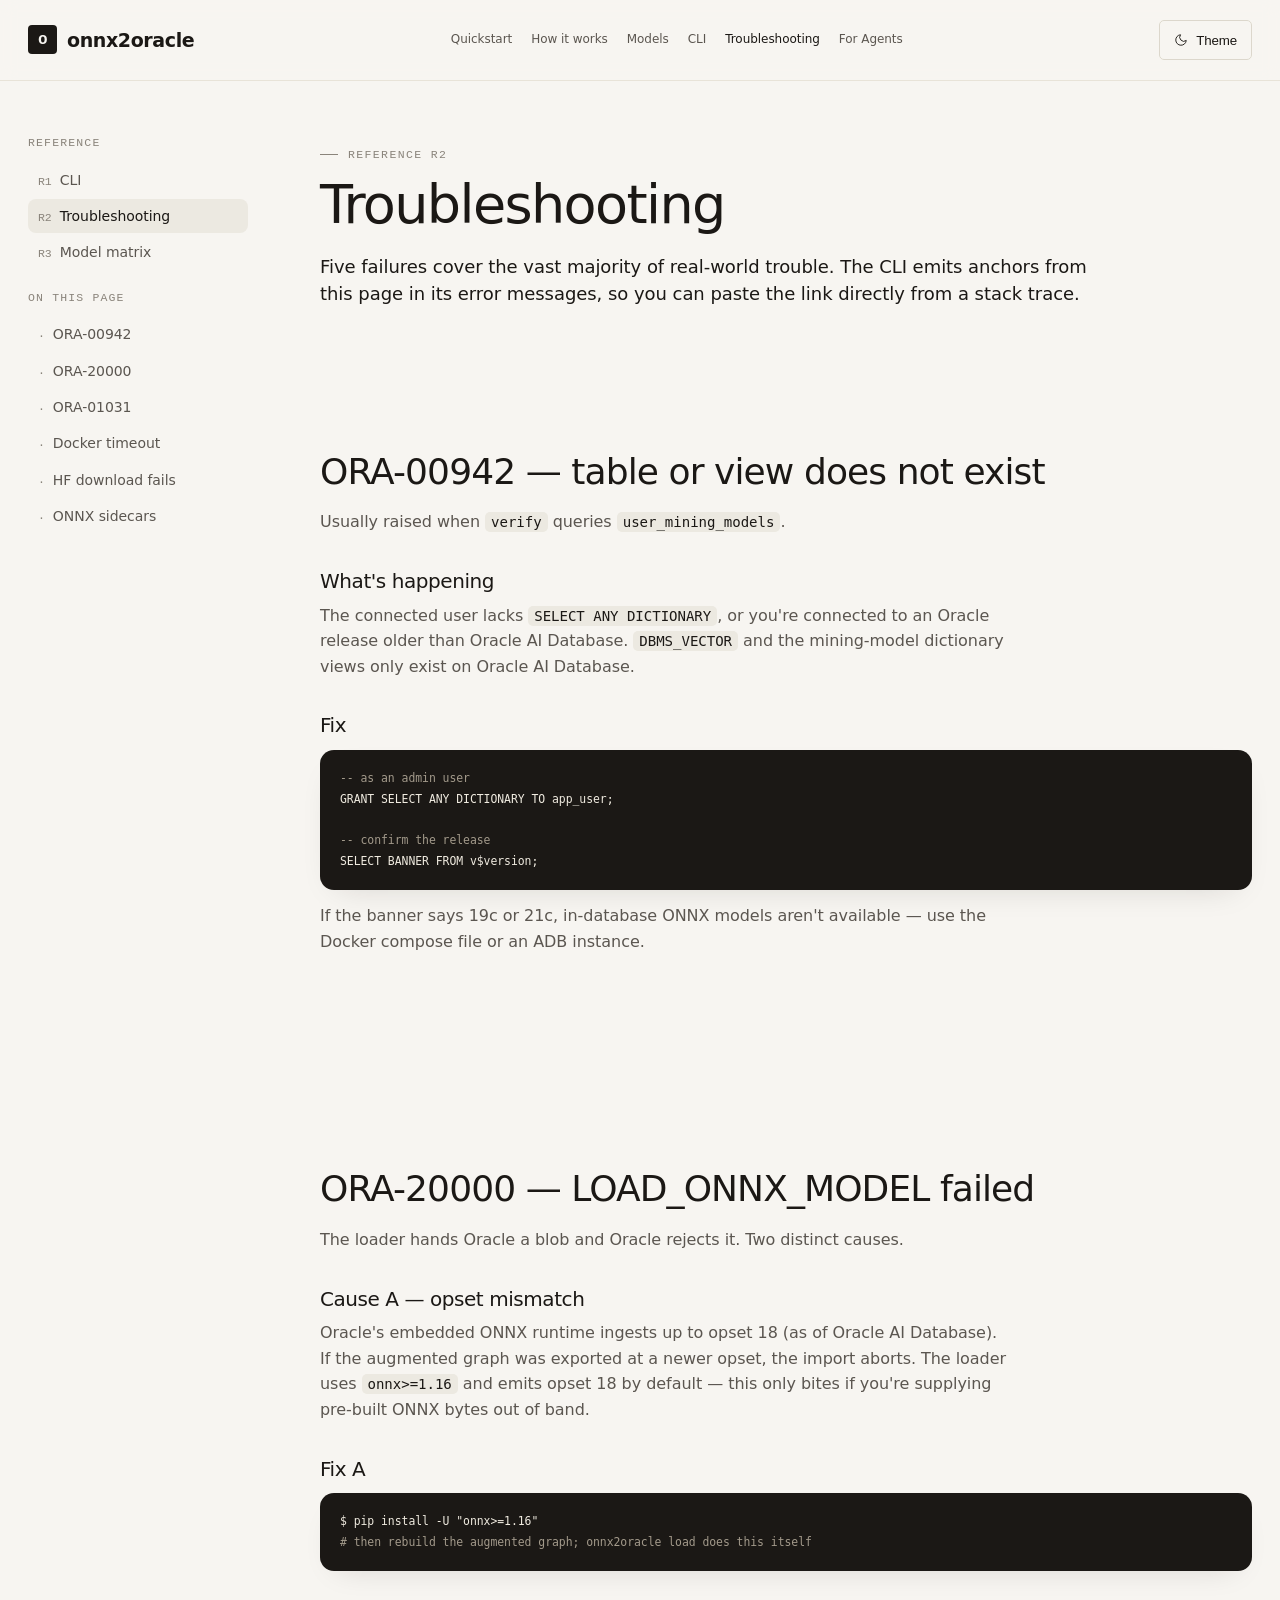
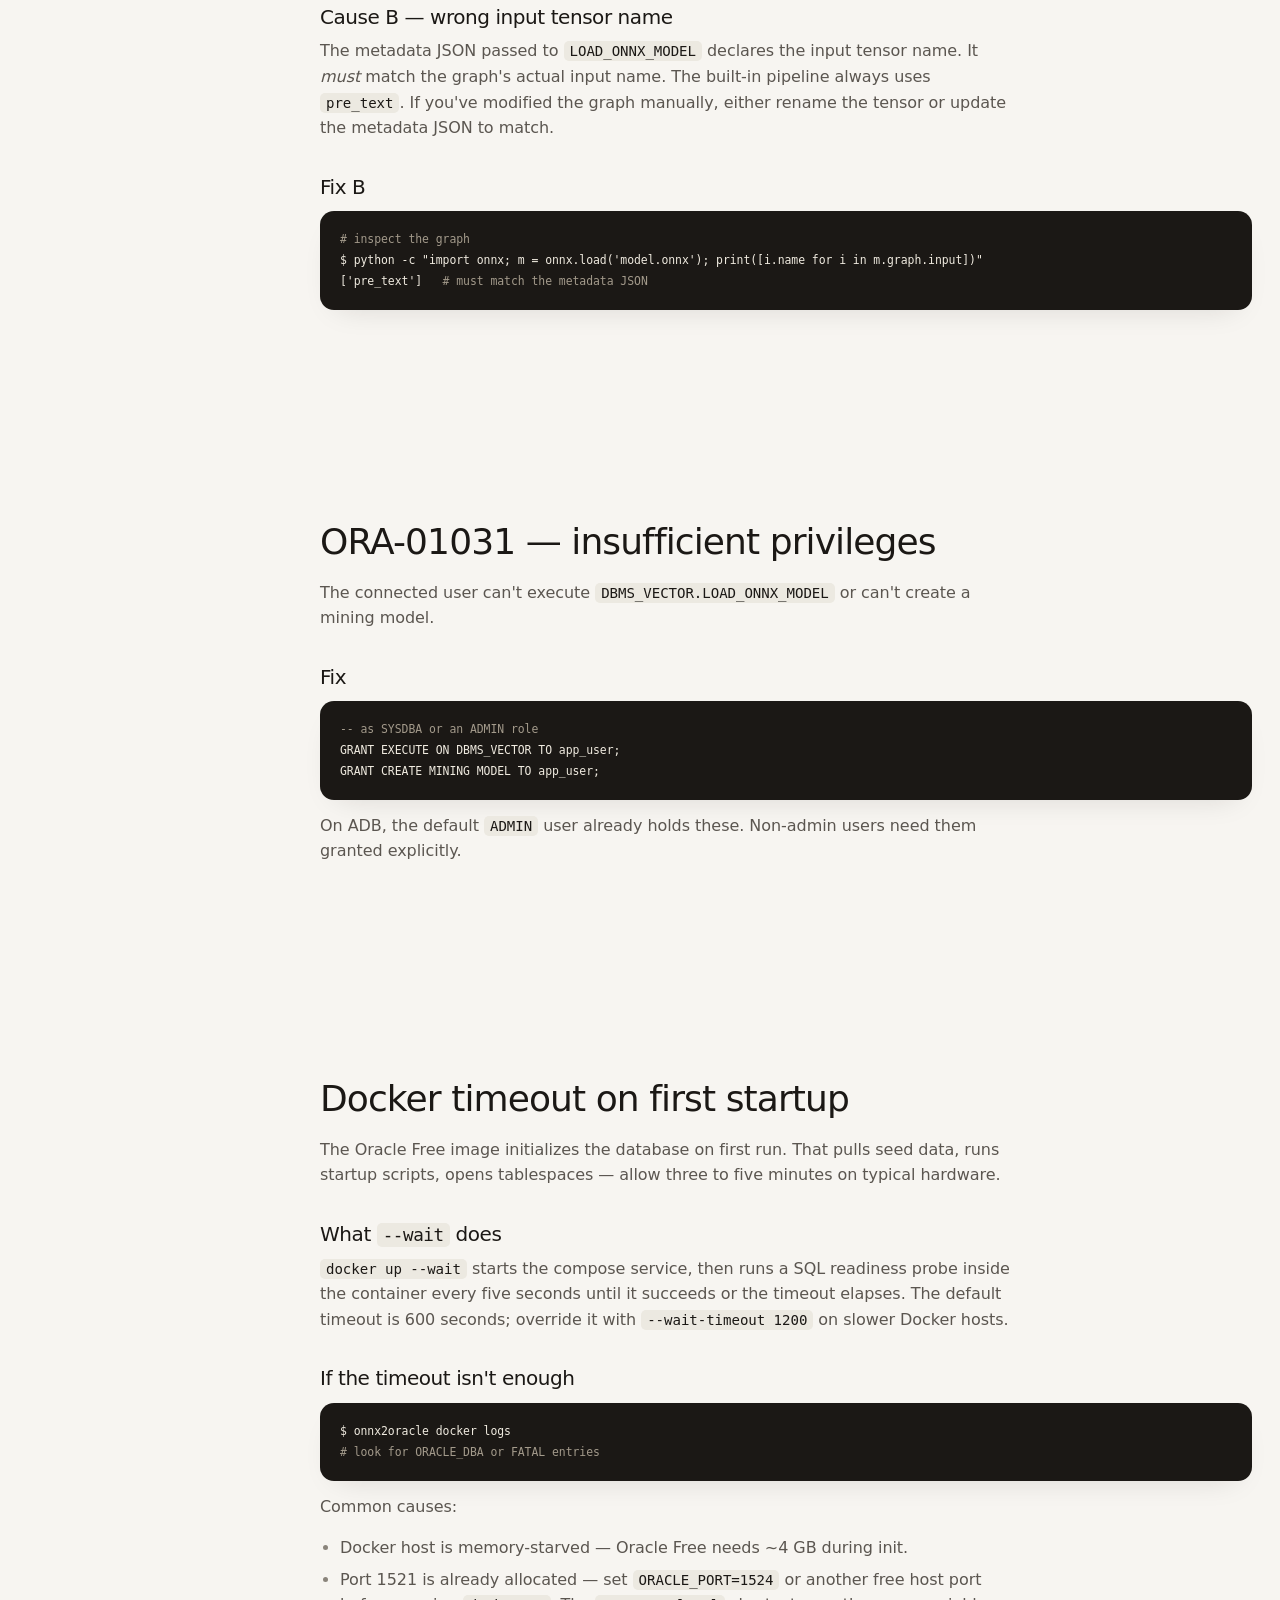
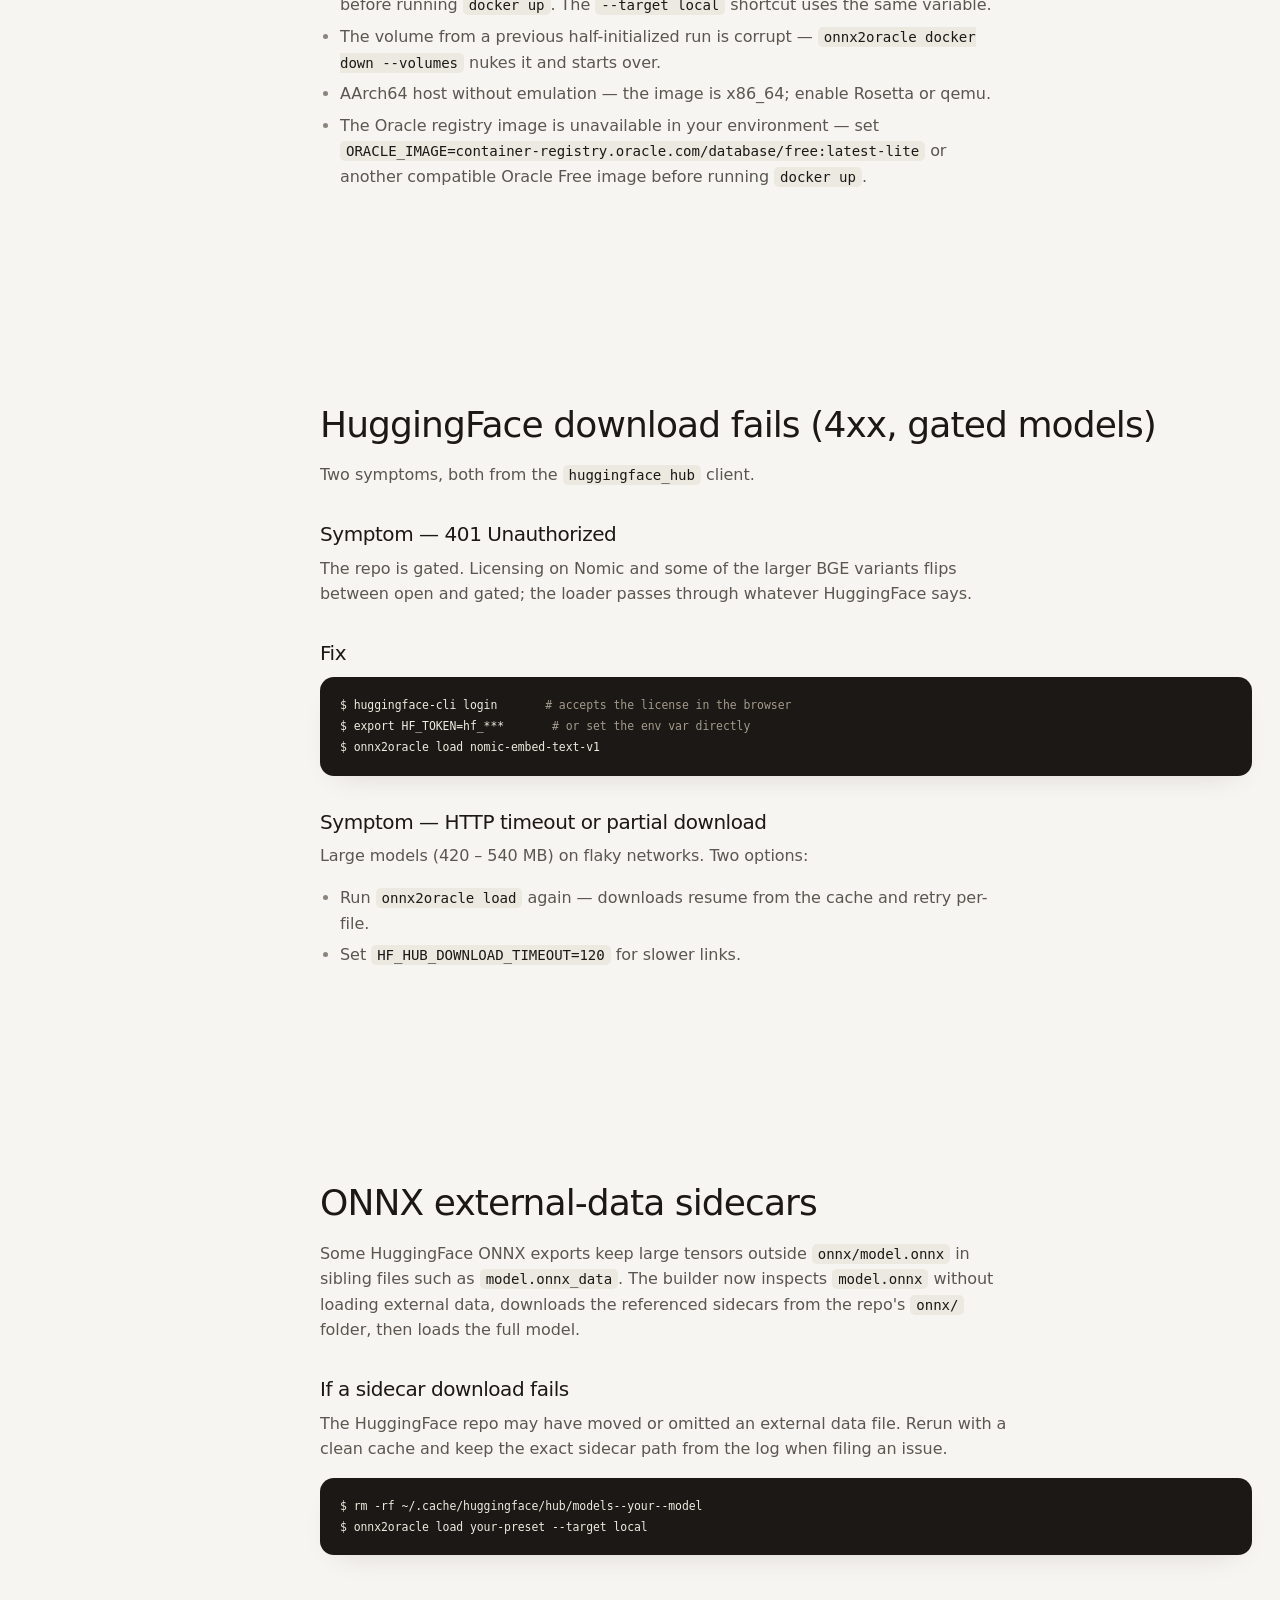
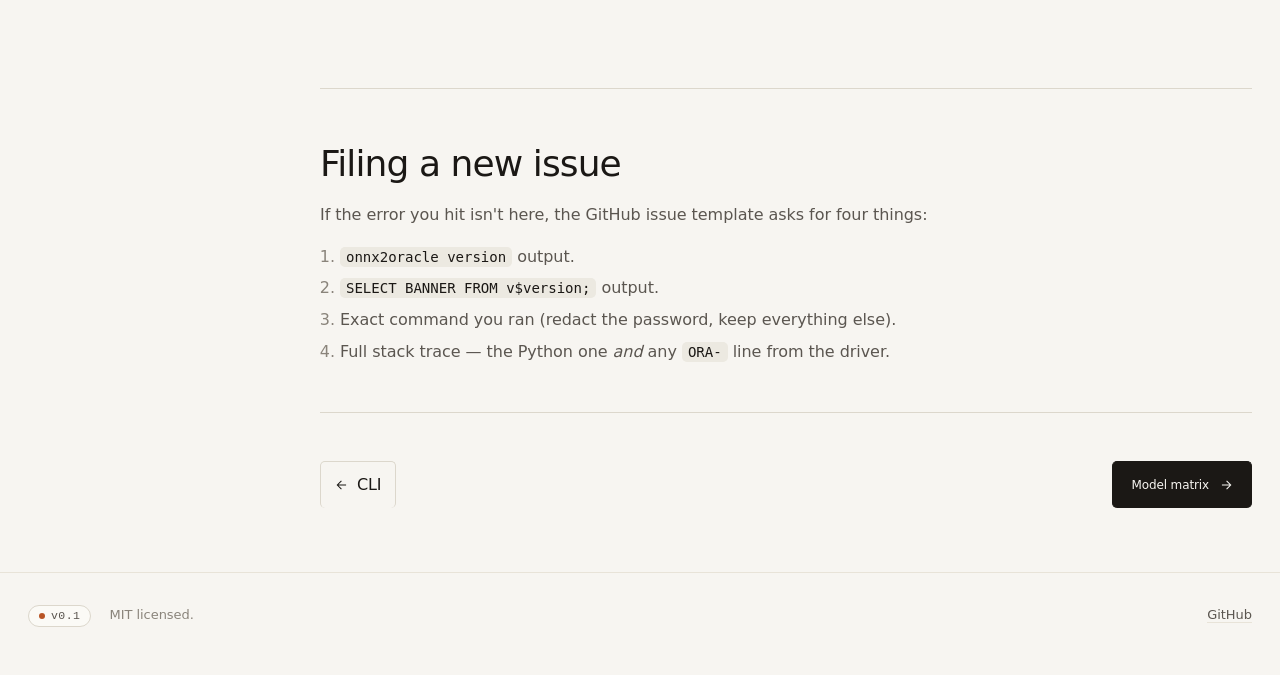
<file: docs/reference/troubleshooting.html>
<!doctype html>
<html lang="en">
<head>
<meta charset="utf-8">
<meta name="viewport" content="width=device-width, initial-scale=1">
<title>Troubleshooting — onnx2oracle</title>
<meta name="description" content="ORA-errors and Docker/HuggingFace gotchas mapped to fixes.">
<link rel="stylesheet" href="../assets/style.css">
<link rel="icon" href="data:image/svg+xml,%3Csvg xmlns='http://www.w3.org/2000/svg' viewBox='0 0 32 32'%3E%3Crect width='32' height='32' rx='6' fill='%231b1815'/%3E%3Ctext x='16' y='22' font-family='monospace' font-size='16' font-weight='600' fill='%23f0ebe0' text-anchor='middle'%3Eo%3C/text%3E%3C/svg%3E">
<script src="../assets/main.js" defer></script>
</head>
<body>

<header class="topbar">
  <div class="shell topbar-inner">
    <a class="brand bare" href="../index.html"><span class="brand-mark">o</span><span>onnx2oracle</span></a>
    <nav class="nav" aria-label="Primary">
      <a href="../guide/01-quickstart.html">Quickstart</a>
      <a href="../guide/02-how-it-works.html">How it works</a>
      <a href="../guide/03-models.html">Models</a>
      <a href="cli.html">CLI</a>
      <a href="troubleshooting.html" aria-current="page">Troubleshooting</a>
      <a href="../for-agents.html">For Agents</a>
    </nav>
    <div class="topbar-tools">
      <button class="btn-ghost" data-theme-toggle aria-label="Toggle theme">
        <svg viewBox="0 0 24 24" fill="none" stroke="currentColor" stroke-width="1.6" aria-hidden="true"><path d="M21 12.8A9 9 0 1 1 11.2 3a7 7 0 0 0 9.8 9.8Z"/></svg>
        <span>Theme</span>
      </button>
    </div>
  </div>
</header>

<main class="shell doc-layout">

  <aside class="doc-side" aria-label="Reference navigation">
    <h4>Reference</h4>
    <ol>
      <li><a href="cli.html"><span class="n">R1</span>CLI</a></li>
      <li><a href="troubleshooting.html" aria-current="page"><span class="n">R2</span>Troubleshooting</a></li>
      <li><a href="model-matrix.html"><span class="n">R3</span>Model matrix</a></li>
    </ol>
    <h4 style="margin-top:22px;">On this page</h4>
    <ol>
      <li><a href="#ora-00942"><span class="n">·</span>ORA-00942</a></li>
      <li><a href="#ora-20000"><span class="n">·</span>ORA-20000</a></li>
      <li><a href="#ora-01031"><span class="n">·</span>ORA-01031</a></li>
      <li><a href="#docker-timeout"><span class="n">·</span>Docker timeout</a></li>
      <li><a href="#hf-download-fails"><span class="n">·</span>HF download fails</a></li>
      <li><a href="#onnx-sidecars"><span class="n">·</span>ONNX sidecars</a></li>
    </ol>
  </aside>

  <article class="doc-body">
    <div class="eyebrow">Reference R2</div>
    <h1>Troubleshooting</h1>
    <p class="lede">Five failures cover the vast majority of real-world trouble. The CLI emits anchors from this page in its error messages, so you can paste the link directly from a stack trace.</p>

    <section id="ora-00942">
      <h2>ORA-00942 — table or view does not exist</h2>
      <p>Usually raised when <code>verify</code> queries <code>user_mining_models</code>.</p>
      <h3>What's happening</h3>
      <p>The connected user lacks <code>SELECT ANY DICTIONARY</code>, or you're connected to an Oracle release older than Oracle AI Database. <code>DBMS_VECTOR</code> and the mining-model dictionary views only exist on Oracle AI Database.</p>
      <h3>Fix</h3>
      <pre><code><span class="c">-- as an admin user</span>
GRANT SELECT ANY DICTIONARY TO app_user;

<span class="c">-- confirm the release</span>
SELECT BANNER FROM v$version;</code></pre>
      <p>If the banner says 19c or 21c, in-database ONNX models aren't available — use the Docker compose file or an ADB instance.</p>
    </section>

    <section id="ora-20000">
      <h2>ORA-20000 — LOAD_ONNX_MODEL failed</h2>
      <p>The loader hands Oracle a blob and Oracle rejects it. Two distinct causes.</p>

      <h3>Cause A — opset mismatch</h3>
      <p>Oracle's embedded ONNX runtime ingests up to opset 18 (as of Oracle AI Database). If the augmented graph was exported at a newer opset, the import aborts. The loader uses <code>onnx>=1.16</code> and emits opset 18 by default — this only bites if you're supplying pre-built ONNX bytes out of band.</p>
      <h3>Fix A</h3>
      <pre><code>$ pip install -U "onnx>=1.16"
<span class="c"># then rebuild the augmented graph; onnx2oracle load does this itself</span></code></pre>

      <h3>Cause B — wrong input tensor name</h3>
      <p>The metadata JSON passed to <code>LOAD_ONNX_MODEL</code> declares the input tensor name. It <em>must</em> match the graph's actual input name. The built-in pipeline always uses <code>pre_text</code>. If you've modified the graph manually, either rename the tensor or update the metadata JSON to match.</p>
      <h3>Fix B</h3>
      <pre><code><span class="c"># inspect the graph</span>
$ python -c "import onnx; m = onnx.load('model.onnx'); print([i.name for i in m.graph.input])"
['pre_text']   <span class="c"># must match the metadata JSON</span></code></pre>
    </section>

    <section id="ora-01031">
      <h2>ORA-01031 — insufficient privileges</h2>
      <p>The connected user can't execute <code>DBMS_VECTOR.LOAD_ONNX_MODEL</code> or can't create a mining model.</p>
      <h3>Fix</h3>
      <pre><code><span class="c">-- as SYSDBA or an ADMIN role</span>
GRANT EXECUTE ON DBMS_VECTOR TO app_user;
GRANT CREATE MINING MODEL TO app_user;</code></pre>
      <p>On ADB, the default <code>ADMIN</code> user already holds these. Non-admin users need them granted explicitly.</p>
    </section>

    <section id="docker-timeout">
      <h2>Docker timeout on first startup</h2>
      <p>The Oracle Free image initializes the database on first run. That pulls seed data, runs startup scripts, opens tablespaces — allow three to five minutes on typical hardware.</p>
      <h3>What <code>--wait</code> does</h3>
      <p><code>docker up --wait</code> starts the compose service, then runs a SQL readiness probe inside the container every five seconds until it succeeds or the timeout elapses. The default timeout is 600 seconds; override it with <code>--wait-timeout 1200</code> on slower Docker hosts.</p>
      <h3>If the timeout isn't enough</h3>
      <pre><code>$ onnx2oracle docker logs
<span class="c"># look for ORACLE_DBA or FATAL entries</span></code></pre>
      <p>Common causes:</p>
      <ul>
        <li>Docker host is memory-starved — Oracle Free needs ~4 GB during init.</li>
        <li>Port 1521 is already allocated — set <code>ORACLE_PORT=1524</code> or another free host port before running <code>docker up</code>. The <code>--target local</code> shortcut uses the same variable.</li>
        <li>The volume from a previous half-initialized run is corrupt — <code>onnx2oracle docker down --volumes</code> nukes it and starts over.</li>
        <li>AArch64 host without emulation — the image is x86_64; enable Rosetta or qemu.</li>
        <li>The Oracle registry image is unavailable in your environment — set <code>ORACLE_IMAGE=container-registry.oracle.com/database/free:latest-lite</code> or another compatible Oracle Free image before running <code>docker up</code>.</li>
      </ul>
    </section>

    <section id="hf-download-fails">
      <h2>HuggingFace download fails (4xx, gated models)</h2>
      <p>Two symptoms, both from the <code>huggingface_hub</code> client.</p>

      <h3>Symptom — 401 Unauthorized</h3>
      <p>The repo is gated. Licensing on Nomic and some of the larger BGE variants flips between open and gated; the loader passes through whatever HuggingFace says.</p>
      <h3>Fix</h3>
      <pre><code>$ huggingface-cli login       <span class="c"># accepts the license in the browser</span>
$ export HF_TOKEN=hf_***       <span class="c"># or set the env var directly</span>
$ onnx2oracle load nomic-embed-text-v1</code></pre>

      <h3>Symptom — HTTP timeout or partial download</h3>
      <p>Large models (420 – 540 MB) on flaky networks. Two options:</p>
      <ul>
        <li>Run <code>onnx2oracle load</code> again — downloads resume from the cache and retry per-file.</li>
        <li>Set <code>HF_HUB_DOWNLOAD_TIMEOUT=120</code> for slower links.</li>
      </ul>
    </section>

    <section id="onnx-sidecars">
      <h2>ONNX external-data sidecars</h2>
      <p>Some HuggingFace ONNX exports keep large tensors outside <code>onnx/model.onnx</code> in sibling files such as <code>model.onnx_data</code>. The builder now inspects <code>model.onnx</code> without loading external data, downloads the referenced sidecars from the repo's <code>onnx/</code> folder, then loads the full model.</p>
      <h3>If a sidecar download fails</h3>
      <p>The HuggingFace repo may have moved or omitted an external data file. Rerun with a clean cache and keep the exact sidecar path from the log when filing an issue.</p>
      <pre><code>$ rm -rf ~/.cache/huggingface/hub/models--your--model
$ onnx2oracle load your-preset --target local</code></pre>
    </section>

    <hr>

    <h2>Filing a new issue</h2>
    <p>If the error you hit isn't here, the GitHub issue template asks for four things:</p>
    <ol>
      <li><code>onnx2oracle version</code> output.</li>
      <li><code>SELECT BANNER FROM v$version;</code> output.</li>
      <li>Exact command you ran (redact the password, keep everything else).</li>
      <li>Full stack trace — the Python one <em>and</em> any <code>ORA-</code> line from the driver.</li>
    </ol>

    <hr>
    <div class="row-wrap" style="justify-content:space-between;">
      <a class="btn-ghost bare" href="cli.html">
        <svg viewBox="0 0 24 24" fill="none" stroke="currentColor" stroke-width="1.8"><path d="M19 12H5M11 19l-7-7 7-7"/></svg>
        CLI
      </a>
      <a class="btn bare" href="model-matrix.html">
        Model matrix
        <svg viewBox="0 0 24 24" fill="none" stroke="currentColor" stroke-width="1.8"><path d="M5 12h14M13 5l7 7-7 7"/></svg>
      </a>
    </div>
  </article>
</main>

<footer class="foot">
  <div class="shell foot-row">
    <div><span class="chip"><span class="chip-dot"></span>v0.1</span> <span style="margin-left:14px;">MIT licensed.</span></div>
    <div><a href="https://github.com/jasperan/onnx2oracle">GitHub</a></div>
  </div>
</footer>

</body>
</html>
</file>
<file: docs/assets/style.css>
@import './refinement.css';
/* =========================================================================
   onnx2oracle — docs stylesheet
   Warm monochrome, hardware-accelerated animations only (transform/opacity),
   no CDN fonts, explicit light/dark via data-theme attribute.
   ========================================================================= */

:root {
  /* Warm monochrome — light theme (default) */
  --bg: #f7f5f1;
  --bg-elev: #fbfaf6;
  --bg-sunk: #ece9e1;
  --ink: #1b1815;
  --ink-muted: #5b5650;
  --ink-faint: #8a847b;
  --rule: #dcd7cc;
  --rule-soft: #e8e3d8;
  --accent: #b85425;          /* muted rust — 1 accent, <80% sat */
  --accent-ink: #8d3e1b;
  --ok: #6b7f55;            /* status green, tuned to the warm ramp */
  --ok-on-dark: #9fbf8a;    /* the terminal is always dark */
  --code-bg: #1b1815;
  --code-ink: #f0ebe0;
  --code-dim: #a39a8b;
  --shadow-diffuse: 0 12px 32px -18px rgba(27, 24, 21, 0.18);
  --rad: 14px;
  --rad-sm: 8px;
  --rad-lg: 22px;

  /* Metrics */
  --maxw: 1320px;
  --gutter: 28px;
  --step: clamp(14px, 0.93vw, 16px);

  /* Type scale */
  --fs-body: 16px;
  --fs-small: 13.5px;
  --fs-micro: 11.5px;
  --fs-h1: clamp(34px, 5vw, 54px);
  --fs-h2: clamp(26px, 3.2vw, 36px);
  --fs-h3: 20px;

  /* Motion */
  --ease: cubic-bezier(0.16, 1, 0.3, 1);
  --dur-fast: 160ms;
  --dur-mid: 320ms;
  --dur-slow: 560ms;

  color-scheme: light;
}

:root[data-theme="dark"] {
  --bg: #14120f;
  --bg-elev: #1c1a16;
  --bg-sunk: #0d0c0a;
  --ink: #f0ebe0;
  --ink-muted: #b5ac9d;
  --ink-faint: #7c746a;
  --rule: #2b2823;
  --rule-soft: #221f1b;
  --accent: #d77a4a;
  --accent-ink: #e8a37a;
  --ok: #9fbf8a;
  --code-bg: #0d0c0a;
  --code-ink: #f0ebe0;
  --code-dim: #8a8276;
  --shadow-diffuse: 0 12px 32px -18px rgba(0, 0, 0, 0.55);
  color-scheme: dark;
}

* { box-sizing: border-box; }
html, body { margin: 0; padding: 0; }

html {
  background: var(--bg);
  color: var(--ink);
  -webkit-font-smoothing: antialiased;
  -moz-osx-font-smoothing: grayscale;
  text-rendering: optimizeLegibility;
}

body {
  font: 400 var(--fs-body)/1.6 ui-sans-serif, system-ui, -apple-system,
        "Segoe UI", Helvetica, "Noto Sans", Arial, sans-serif;
  font-feature-settings: "ss01", "cv11";
  letter-spacing: -0.003em;
  min-height: 100dvh;
  overflow-x: hidden;
}

code, pre, kbd, samp, .mono {
  font-family: ui-monospace, "SF Mono", "JetBrains Mono", Menlo, Consolas,
               "DejaVu Sans Mono", monospace;
  font-feature-settings: "calt" 0, "liga" 0;
}

a {
  color: var(--ink);
  text-decoration: none;
  border-bottom: 1px solid var(--rule);
  transition: border-color var(--dur-fast) var(--ease), color var(--dur-fast) var(--ease);
}
a:hover { color: var(--accent); border-bottom-color: var(--accent); }
a.bare { border-bottom: none; }

h1, h2, h3, h4 {
  font-weight: 500;
  letter-spacing: -0.022em;
  line-height: 1.08;
  margin: 0;
  color: var(--ink);
}
h1 { font-size: var(--fs-h1); letter-spacing: -0.03em; }
h2 { font-size: var(--fs-h2); letter-spacing: -0.025em; }
h3 { font-size: var(--fs-h3); font-weight: 500; }

p { margin: 0 0 1em; max-width: 68ch; color: var(--ink-muted); }
p.lede {
  font-size: 18px;
  color: var(--ink);
  max-width: 56ch;
  line-height: 1.5;
}

small, .small { font-size: var(--fs-small); color: var(--ink-faint); }

hr {
  border: 0;
  border-top: 1px solid var(--rule);
  margin: 48px 0;
}

/* --- Layout shell ------------------------------------------------------- */
.shell {
  max-width: var(--maxw);
  margin: 0 auto;
  padding: 0 var(--gutter);
}

/* Top bar */
.topbar {
  position: sticky;
  top: 0;
  z-index: 40;
  background: color-mix(in oklab, var(--bg) 88%, transparent);
  backdrop-filter: saturate(1.2) blur(8px);
  -webkit-backdrop-filter: saturate(1.2) blur(8px);
  border-bottom: 1px solid var(--rule-soft);
}
.topbar-inner {
  display: grid;
  grid-template-columns: auto 1fr auto;
  align-items: center;
  gap: 24px;
  padding: 14px 0;
}
.brand {
  display: inline-flex;
  align-items: center;
  gap: 10px;
  border-bottom: none;
  color: var(--ink);
  font-weight: 500;
  letter-spacing: -0.02em;
}
.brand-mark {
  width: 22px; height: 22px;
  border-radius: 6px;
  background: var(--ink);
  color: var(--bg);
  display: inline-grid; place-items: center;
  font: 600 11px/1 ui-monospace, monospace;
  transition: transform var(--dur-fast) var(--ease);
}
.brand:hover .brand-mark { transform: rotate(-8deg); }

.nav {
  display: flex;
  gap: 22px;
  justify-content: center;
  flex-wrap: wrap;
  font-size: 14px;
}
.nav a {
  border-bottom: none;
  color: var(--ink-muted);
}
.nav a[aria-current="page"] { color: var(--ink); }
.nav a:hover { color: var(--accent); }

.topbar-tools {
  display: inline-flex;
  align-items: center;
  gap: 10px;
}

.btn-ghost {
  appearance: none;
  background: transparent;
  color: var(--ink);
  border: 1px solid var(--rule);
  border-radius: 999px;
  padding: 7px 14px;
  font: 500 13px/1 inherit;
  letter-spacing: -0.01em;
  cursor: pointer;
  display: inline-flex;
  align-items: center;
  gap: 8px;
  transition: transform var(--dur-fast) var(--ease), border-color var(--dur-fast) var(--ease);
}
.btn-ghost:hover { border-color: var(--ink); }
.btn-ghost:active { transform: translateY(1px); }
.btn-ghost svg { width: 14px; height: 14px; display: block; }

/* Sections */
main { display: block; padding-bottom: 120px; }
section { padding: 72px 0; }
section.tight { padding: 48px 0; }

.eyebrow {
  display: inline-flex;
  align-items: center;
  gap: 10px;
  font: 500 11.5px/1 ui-monospace, monospace;
  letter-spacing: 0.12em;
  text-transform: uppercase;
  color: var(--ink-faint);
  margin-bottom: 16px;
}
.eyebrow::before {
  content: "";
  width: 18px; height: 1px;
  background: var(--ink-faint);
  display: inline-block;
}

/* Hero — asymmetric 7/5 split */
.hero {
  padding: 96px 0 64px;
  display: grid;
  grid-template-columns: minmax(0, 7fr) minmax(0, 5fr);
  gap: 64px;
  align-items: end;
}
.hero h1 { max-width: 14ch; }
.hero .lede { margin-top: 22px; }
.hero-meta {
  margin-top: 32px;
  display: flex;
  gap: 16px;
  flex-wrap: wrap;
  font-size: 13.5px;
  color: var(--ink-faint);
}
.hero-meta strong { color: var(--ink); font-weight: 500; }

/* CTA row */
.cta-row {
  display: flex;
  gap: 12px;
  margin-top: 28px;
  flex-wrap: wrap;
}
.btn {
  appearance: none;
  display: inline-flex; align-items: center; gap: 10px;
  padding: 12px 18px;
  border-radius: 999px;
  font: 500 14px/1 inherit;
  letter-spacing: -0.01em;
  cursor: pointer;
  border: 1px solid var(--ink);
  background: var(--ink);
  color: var(--bg);
  transition: transform var(--dur-fast) var(--ease);
}
.btn:hover { transform: translateY(-1px); }
.btn:active { transform: translateY(1px); }
.btn.secondary {
  background: transparent;
  color: var(--ink);
  border-color: var(--rule);
}
.btn.secondary:hover { border-color: var(--ink); }
.btn svg { width: 14px; height: 14px; }

/* Animated terminal card (hero right) */
.terminal {
  position: relative;
  background: var(--code-bg);
  color: var(--code-ink);
  border-radius: var(--rad-lg);
  padding: 18px 20px 22px;
  font: 13px/1.65 ui-monospace, "SF Mono", Menlo, monospace;
  box-shadow: var(--shadow-diffuse);
  overflow: hidden;
  transform: translateZ(0);
}
.terminal::before {
  content: "";
  position: absolute;
  inset: 0 0 auto 0;
  height: 36px;
  border-bottom: 1px solid rgba(240, 235, 224, 0.07);
}
.terminal-dots {
  position: absolute; top: 13px; left: 18px;
  display: flex; gap: 6px;
}
.terminal-dots span {
  width: 10px; height: 10px; border-radius: 50%;
  background: rgba(240, 235, 224, 0.18);
  display: inline-block;
}
.terminal-title {
  position: absolute; top: 12px; right: 16px;
  font: 500 11px/1 ui-monospace, monospace;
  color: var(--code-dim);
  letter-spacing: 0.04em;
}
.terminal-body { margin-top: 28px; min-height: 150px; }
.terminal-caption {
  margin: 12px 0 0;
  font: 500 11.5px/1.4 ui-monospace, monospace;
  letter-spacing: 0.02em;
  color: var(--ink-faint);
  text-align: right;
}
.term-line {
  display: block;
  opacity: 0;
  transform: translateY(4px);
  animation: termFade 520ms var(--ease) both;
  will-change: transform, opacity;
}
.term-line.t1 { animation-delay: 0ms; }
.term-line.t2 { animation-delay: 80ms; }
.term-line.t3 { animation-delay: 160ms; }
.term-line.t4 { animation-delay: 240ms; }
.term-line.t5 { animation-delay: 320ms; }
.term-line.t6 { animation-delay: 400ms; }
.term-prompt { color: var(--code-dim); }
.term-cmd { color: var(--code-ink); }
.term-out { color: var(--code-dim); }
.term-ok { color: var(--ok-on-dark); }
.term-caret {
  display: inline-block;
  width: 7px; height: 14px;
  background: var(--code-ink);
  vertical-align: middle;
  margin-left: 2px;
  animation: termBlink 1s steps(2, end) infinite;
  animation-delay: 480ms;
  opacity: 0;
}
@keyframes termFade {
  to { opacity: 1; transform: translateY(0); }
}
@keyframes termBlink {
  0%, 49% { opacity: 1; }
  50%, 100% { opacity: 0; }
}

/* Feature / reason grid — asymmetric 2-col zig */
.reasons {
  display: grid;
  grid-template-columns: minmax(0, 4fr) minmax(0, 8fr);
  gap: 48px;
  align-items: start;
}
.reasons-list {
  display: grid;
  gap: 0;
}
.reason {
  display: grid;
  grid-template-columns: 56px 1fr;
  gap: 18px;
  padding: 22px 0;
  border-top: 1px solid var(--rule-soft);
}
.reason:last-child { border-bottom: 1px solid var(--rule-soft); }
.reason-idx {
  font: 500 12px/1 ui-monospace, monospace;
  color: var(--ink-faint);
  letter-spacing: 0.08em;
  padding-top: 4px;
}
.reason h3 { margin-bottom: 6px; }
.reason p { margin: 0; font-size: 15px; }

/* Preset grid */
.preset-grid {
  display: grid;
  grid-template-columns: repeat(12, minmax(0, 1fr));
  gap: 14px;
}
.preset {
  grid-column: span 6;
  padding: 22px;
  border-radius: var(--rad);
  background: var(--bg-elev);
  border: 1px solid var(--rule-soft);
  transition: transform var(--dur-mid) var(--ease), border-color var(--dur-fast) var(--ease);
}
.preset:hover {
  transform: translateY(-2px);
  border-color: var(--rule);
}
.preset-head {
  display: flex;
  align-items: baseline;
  justify-content: space-between;
  gap: 12px;
  margin-bottom: 10px;
}
.preset-name {
  font: 500 15px/1.2 ui-monospace, monospace;
  letter-spacing: -0.01em;
  color: var(--ink);
}
.preset-dim {
  font: 500 11.5px/1 ui-monospace, monospace;
  color: var(--accent);
  letter-spacing: 0.06em;
}
.preset-desc { font-size: 14px; color: var(--ink-muted); margin: 0 0 14px; }
.preset-meta {
  display: flex;
  gap: 14px;
  font: 500 11.5px/1 ui-monospace, monospace;
  color: var(--ink-faint);
  letter-spacing: 0.02em;
}

/* Make preset grid asymmetric at mid breakpoint */
@media (min-width: 900px) {
  .preset:nth-child(1) { grid-column: span 7; }
  .preset:nth-child(2) { grid-column: span 5; }
  .preset:nth-child(3) { grid-column: span 5; }
  .preset:nth-child(4) { grid-column: span 7; }
  .preset:nth-child(5) { grid-column: span 7; }
  .preset:nth-child(6) { grid-column: span 5; }
}

/* Guide navigation cards */
.guide-cards {
  display: grid;
  grid-template-columns: repeat(2, minmax(0, 1fr));
  gap: 14px;
}
.guide-card {
  padding: 22px;
  border-radius: var(--rad);
  border: 1px solid var(--rule-soft);
  background: var(--bg-elev);
  display: grid;
  gap: 10px;
  transition: transform var(--dur-fast) var(--ease), border-color var(--dur-fast) var(--ease);
  border-bottom: 1px solid var(--rule-soft);
}
.guide-card:hover {
  transform: translateY(-2px);
  border-color: var(--ink);
}
.guide-card .num {
  font: 500 11.5px/1 ui-monospace, monospace;
  letter-spacing: 0.1em;
  color: var(--ink-faint);
}
.guide-card h3 { font-size: 18px; }
.guide-card p { margin: 0; font-size: 14px; }

/* Page layout — side nav for guide/reference pages */
.doc-layout {
  display: grid;
  grid-template-columns: 220px minmax(0, 1fr);
  gap: 72px;
  padding-top: 56px;
}
.doc-side {
  position: sticky;
  top: 80px;
  align-self: start;
  font-size: 14px;
}
.doc-side h4 {
  font: 500 11.5px/1 ui-monospace, monospace;
  letter-spacing: 0.1em;
  text-transform: uppercase;
  color: var(--ink-faint);
  margin-bottom: 14px;
}
.doc-side ol {
  list-style: none;
  margin: 0;
  padding: 0;
  display: grid;
  gap: 2px;
}
.doc-side ol li { counter-increment: side; }
.doc-side ol a {
  display: block;
  padding: 6px 10px;
  border-radius: var(--rad-sm);
  color: var(--ink-muted);
  border-bottom: none;
  transition: background var(--dur-fast) var(--ease), color var(--dur-fast) var(--ease);
}
.doc-side ol a:hover { color: var(--ink); background: var(--bg-sunk); }
.doc-side ol a[aria-current="page"] {
  color: var(--ink);
  background: var(--bg-sunk);
}
.doc-side ol a span.n {
  font: 500 11.5px/1 ui-monospace, monospace;
  color: var(--ink-faint);
  margin-right: 8px;
}

.doc-body { min-width: 0; }
.doc-body h1 { margin-bottom: 18px; }
.doc-body h2 { margin: 56px 0 18px; }
.doc-body h3 { margin: 36px 0 10px; }
.doc-body p { max-width: 68ch; }
.doc-body ul, .doc-body ol { max-width: 68ch; padding-left: 20px; color: var(--ink-muted); line-height: 1.6; }
.doc-body li { margin-bottom: 6px; }
.doc-body li::marker { color: var(--ink-faint); }

/* Code blocks */
pre {
  background: var(--code-bg);
  color: var(--code-ink);
  padding: 18px 20px;
  border-radius: var(--rad);
  overflow-x: auto;
  font-size: 13px;
  line-height: 1.6;
  box-shadow: var(--shadow-diffuse);
}
pre code { white-space: pre; color: inherit; background: transparent; padding: 0; }
code {
  background: var(--bg-sunk);
  color: var(--ink);
  padding: 2px 6px;
  border-radius: 5px;
  font-size: 0.88em;
}
pre .c { color: var(--code-dim); }  /* comment */
pre .k { color: #d89c7d; }          /* keyword accent */
pre .s { color: #b9c99b; }          /* string */

/* Callouts */
.callout {
  border-left: 2px solid var(--accent);
  padding: 14px 18px;
  background: var(--bg-elev);
  border-radius: 0 var(--rad) var(--rad) 0;
  margin: 22px 0;
  font-size: 14.5px;
  color: var(--ink);
}
.callout strong { font-weight: 500; }

/* Tables */
table {
  width: 100%;
  border-collapse: collapse;
  margin: 18px 0;
  font-size: 14px;
}
thead th {
  text-align: left;
  padding: 10px 12px;
  border-bottom: 1px solid var(--rule);
  font: 500 11.5px/1.2 ui-monospace, monospace;
  letter-spacing: 0.02em;
  color: var(--ink-faint);
  cursor: pointer;
  user-select: none;
}
thead th:hover { color: var(--ink); }
thead th .sort-mark {
  color: var(--ink-faint);
  margin-left: 4px;
  font-size: 10px;
  opacity: 0.6;
  transition: opacity var(--dur-fast) var(--ease);
}
thead th[aria-sort] .sort-mark { opacity: 1; color: var(--accent); }
tbody td {
  padding: 12px;
  border-bottom: 1px solid var(--rule-soft);
  color: var(--ink-muted);
  vertical-align: top;
}
tbody tr:last-child td { border-bottom: 0; }
tbody td.mono, td.mono { font-family: ui-monospace, monospace; color: var(--ink); font-size: 13px; }
tbody tr { transition: background var(--dur-fast) var(--ease); }
tbody tr:hover { background: var(--bg-sunk); }

/* SVG diagram wrapper */
.diagram {
  margin: 28px 0;
  padding: 28px;
  background: var(--bg-elev);
  border-radius: var(--rad);
  border: 1px solid var(--rule-soft);
  overflow-x: auto;
}
.diagram svg { display: block; max-width: 100%; height: auto; }
.diagram-caption {
  margin-top: 14px;
  font-size: 13px;
  color: var(--ink-faint);
  text-align: center;
}

/* Step cards (quickstart) */
.steps {
  display: grid;
  gap: 0;
  margin: 28px 0;
}
.step {
  display: grid;
  grid-template-columns: 72px minmax(0, 1fr);
  gap: 22px;
  padding: 26px 0;
  border-top: 1px solid var(--rule-soft);
}
.step:last-child { border-bottom: 1px solid var(--rule-soft); }
.step-num {
  font: 500 12px/1 ui-monospace, monospace;
  color: var(--ink-faint);
  letter-spacing: 0.08em;
  padding-top: 4px;
}
.step h3 { margin-bottom: 10px; }

/* Footer */
footer.foot {
  border-top: 1px solid var(--rule-soft);
  padding: 32px 0 48px;
  margin-top: 64px;
  font-size: 13px;
  color: var(--ink-faint);
}
footer.foot .foot-row {
  display: flex;
  justify-content: space-between;
  gap: 24px;
  flex-wrap: wrap;
}
footer.foot a { color: var(--ink-muted); border-bottom-color: var(--rule-soft); }

/* Utility */
.row-wrap { display: flex; gap: 24px; flex-wrap: wrap; }
.chip {
  display: inline-flex;
  align-items: center;
  gap: 6px;
  padding: 4px 10px;
  border-radius: 999px;
  border: 1px solid var(--rule);
  font: 500 11.5px/1 ui-monospace, monospace;
  letter-spacing: 0.04em;
  color: var(--ink-muted);
  background: var(--bg-elev);
}
.chip-dot {
  width: 6px; height: 6px; border-radius: 50%;
  background: var(--accent);
}

/* ---- Responsive collapse ---- */
@media (max-width: 900px) {
  .hero { grid-template-columns: 1fr; gap: 40px; padding: 64px 0 40px; }
  .reasons { grid-template-columns: 1fr; gap: 32px; }
  .preset-grid { grid-template-columns: 1fr; }
  .preset { grid-column: span 1 !important; }
  .guide-cards { grid-template-columns: 1fr; }
  .doc-layout { grid-template-columns: 1fr; gap: 32px; padding-top: 32px; }
  .doc-side {
    position: static;
    border-left: 0;
    border-top: 1px solid var(--rule-soft);
    padding-top: 18px;
  }
  .nav { gap: 14px; font-size: 13.5px; }
  .topbar-inner { grid-template-columns: auto auto; row-gap: 10px; }
  .topbar-inner .nav { grid-column: 1 / -1; justify-content: flex-start; }
}

@media (prefers-reduced-motion: reduce) {
  *, *::before, *::after {
    animation-duration: 0.01ms !important;
    animation-iteration-count: 1 !important;
    transition-duration: 0.01ms !important;
  }
}
</file>
